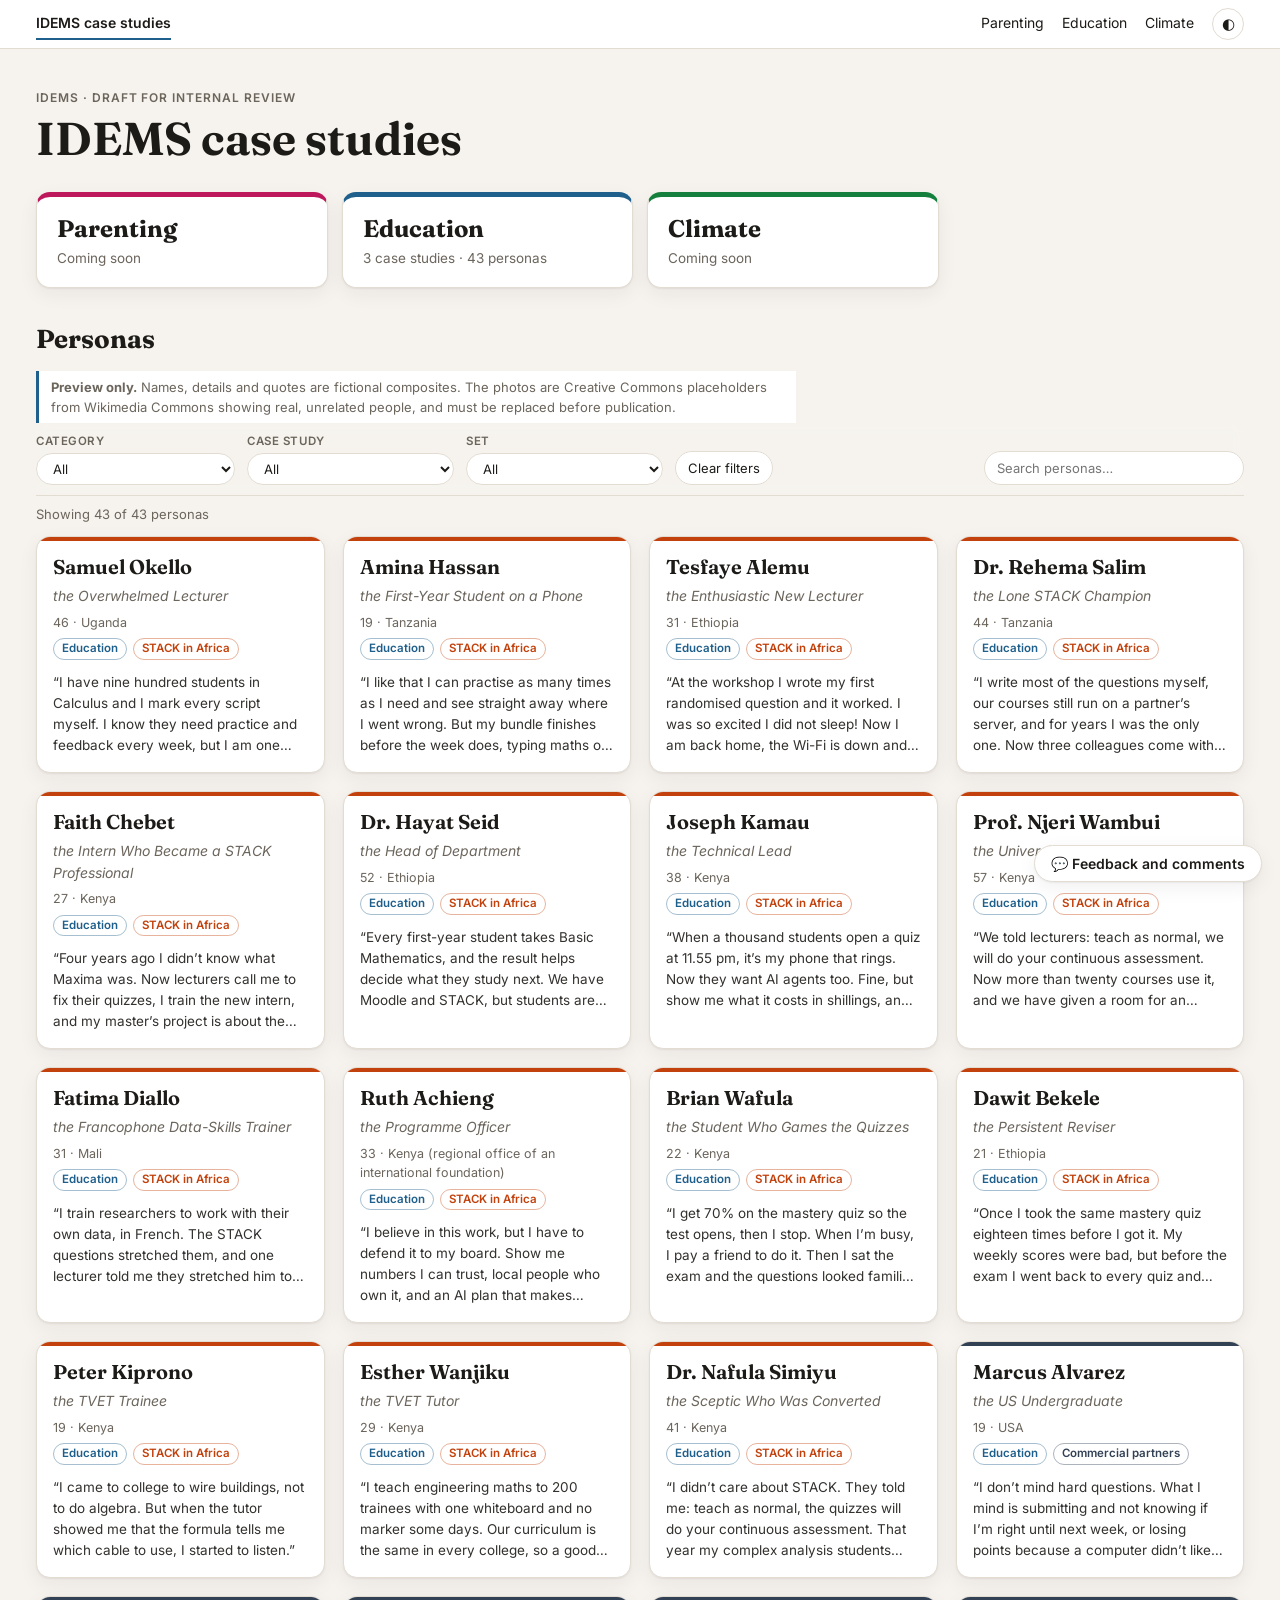
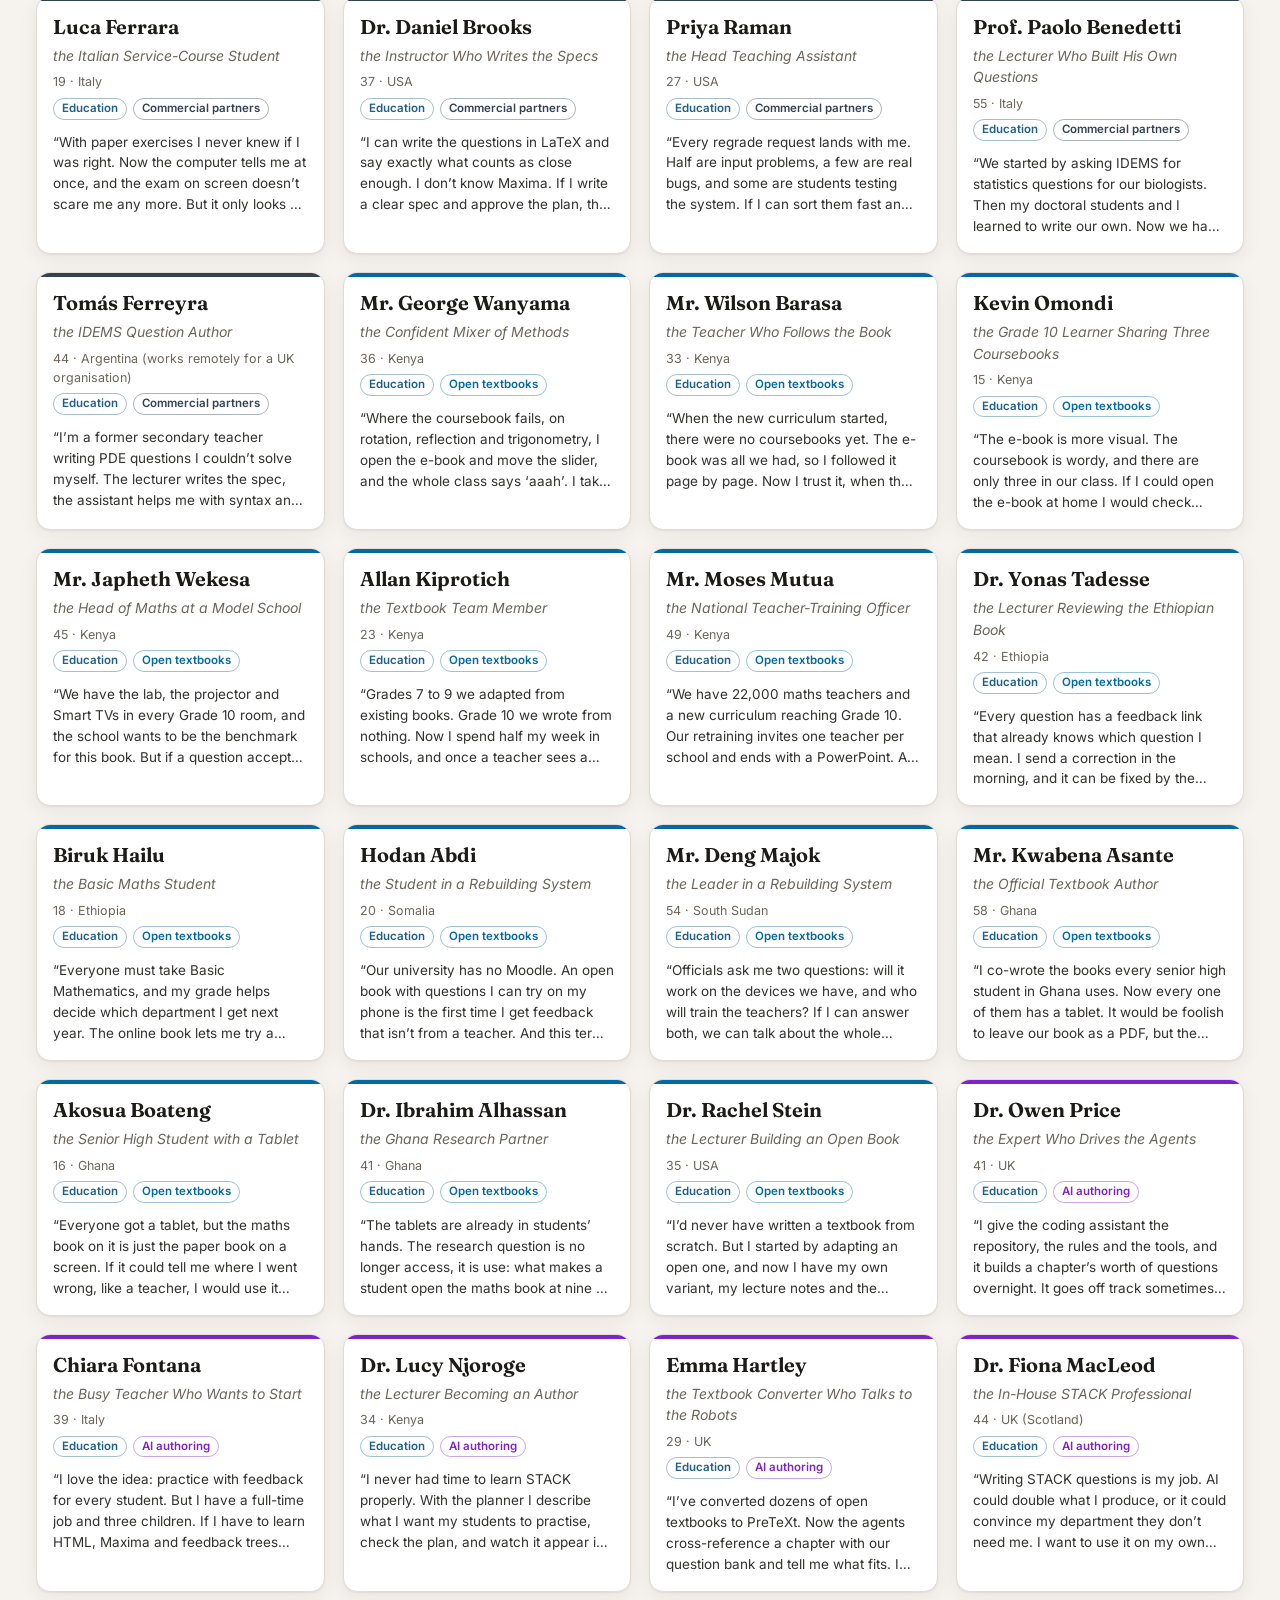
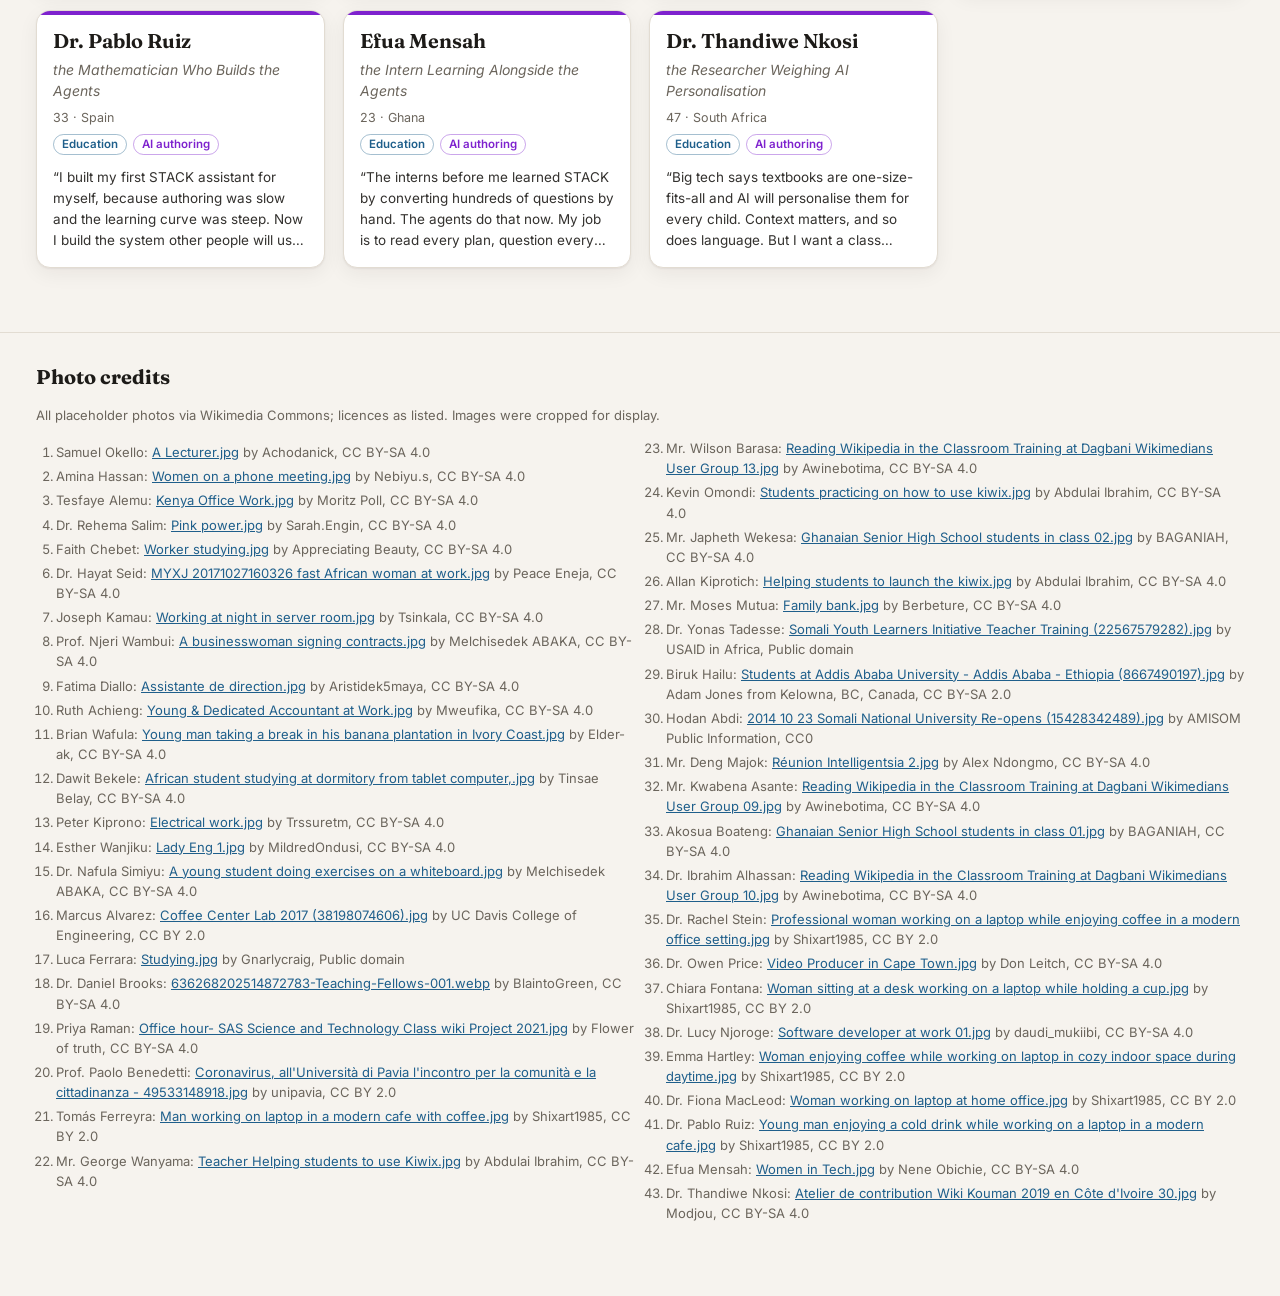
<file: index.html>
<!doctype html>
<html lang="en">
<head>
<meta charset="utf-8">
<meta name="viewport" content="width=device-width, initial-scale=1">
<title>IDEMS Case Studies</title>
<link rel="preconnect" href="https://fonts.googleapis.com">
<link rel="preconnect" href="https://fonts.gstatic.com" crossorigin>
<link href="https://fonts.googleapis.com/css2?family=Fraunces:opsz,wght@9..144,500;9..144,650&family=Inter:wght@400;500;600;700&display=swap" rel="stylesheet">
<link rel="stylesheet" href="assets/site.css">
<link rel="stylesheet" href="assets/feedback-tool/feedback.css">
</head>
<!-- Content comes from content/*.json and is rendered by assets/site.js. -->
<body data-page="home">
<div id="app"></div>
<script src="assets/feedback-tool/tool.js"></script>
<script src="assets/site.js"></script>
</body>
</html>
</file>
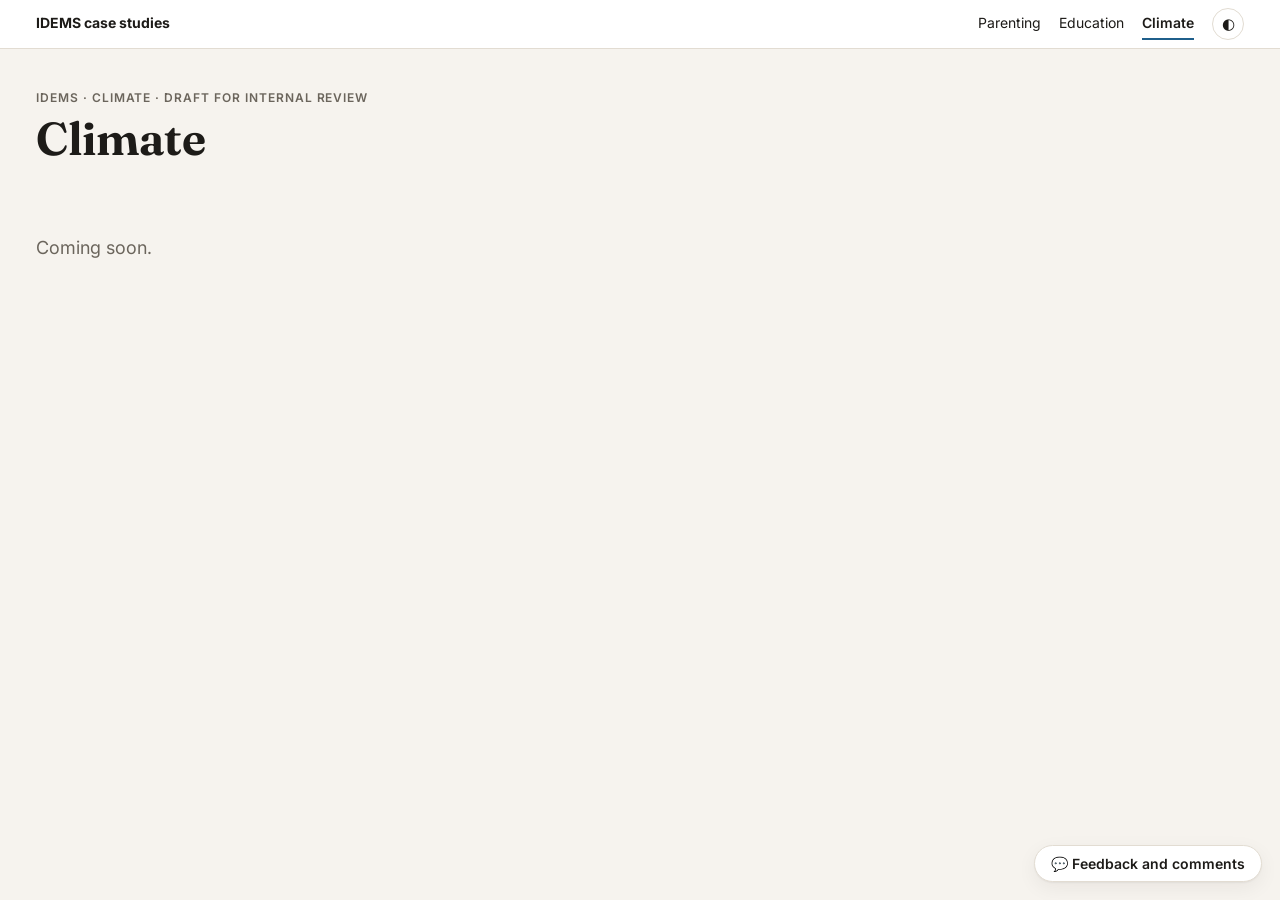
<file: climate/index.html>
<!doctype html>
<html lang="en">
<head>
<meta charset="utf-8">
<meta name="viewport" content="width=device-width, initial-scale=1">
<title>Climate Case Studies</title>
<link rel="preconnect" href="https://fonts.googleapis.com">
<link rel="preconnect" href="https://fonts.gstatic.com" crossorigin>
<link href="https://fonts.googleapis.com/css2?family=Fraunces:opsz,wght@9..144,500;9..144,650&family=Inter:wght@400;500;600;700&display=swap" rel="stylesheet">
<link rel="stylesheet" href="../assets/site.css">
<link rel="stylesheet" href="../assets/feedback-tool/feedback.css">
</head>
<!-- Content comes from content/*.json and is rendered by assets/site.js. -->
<body data-page="category" data-category="climate">
<div id="app"></div>
<script src="../assets/feedback-tool/tool.js"></script>
<script src="../assets/site.js"></script>
</body>
</html>
</file>
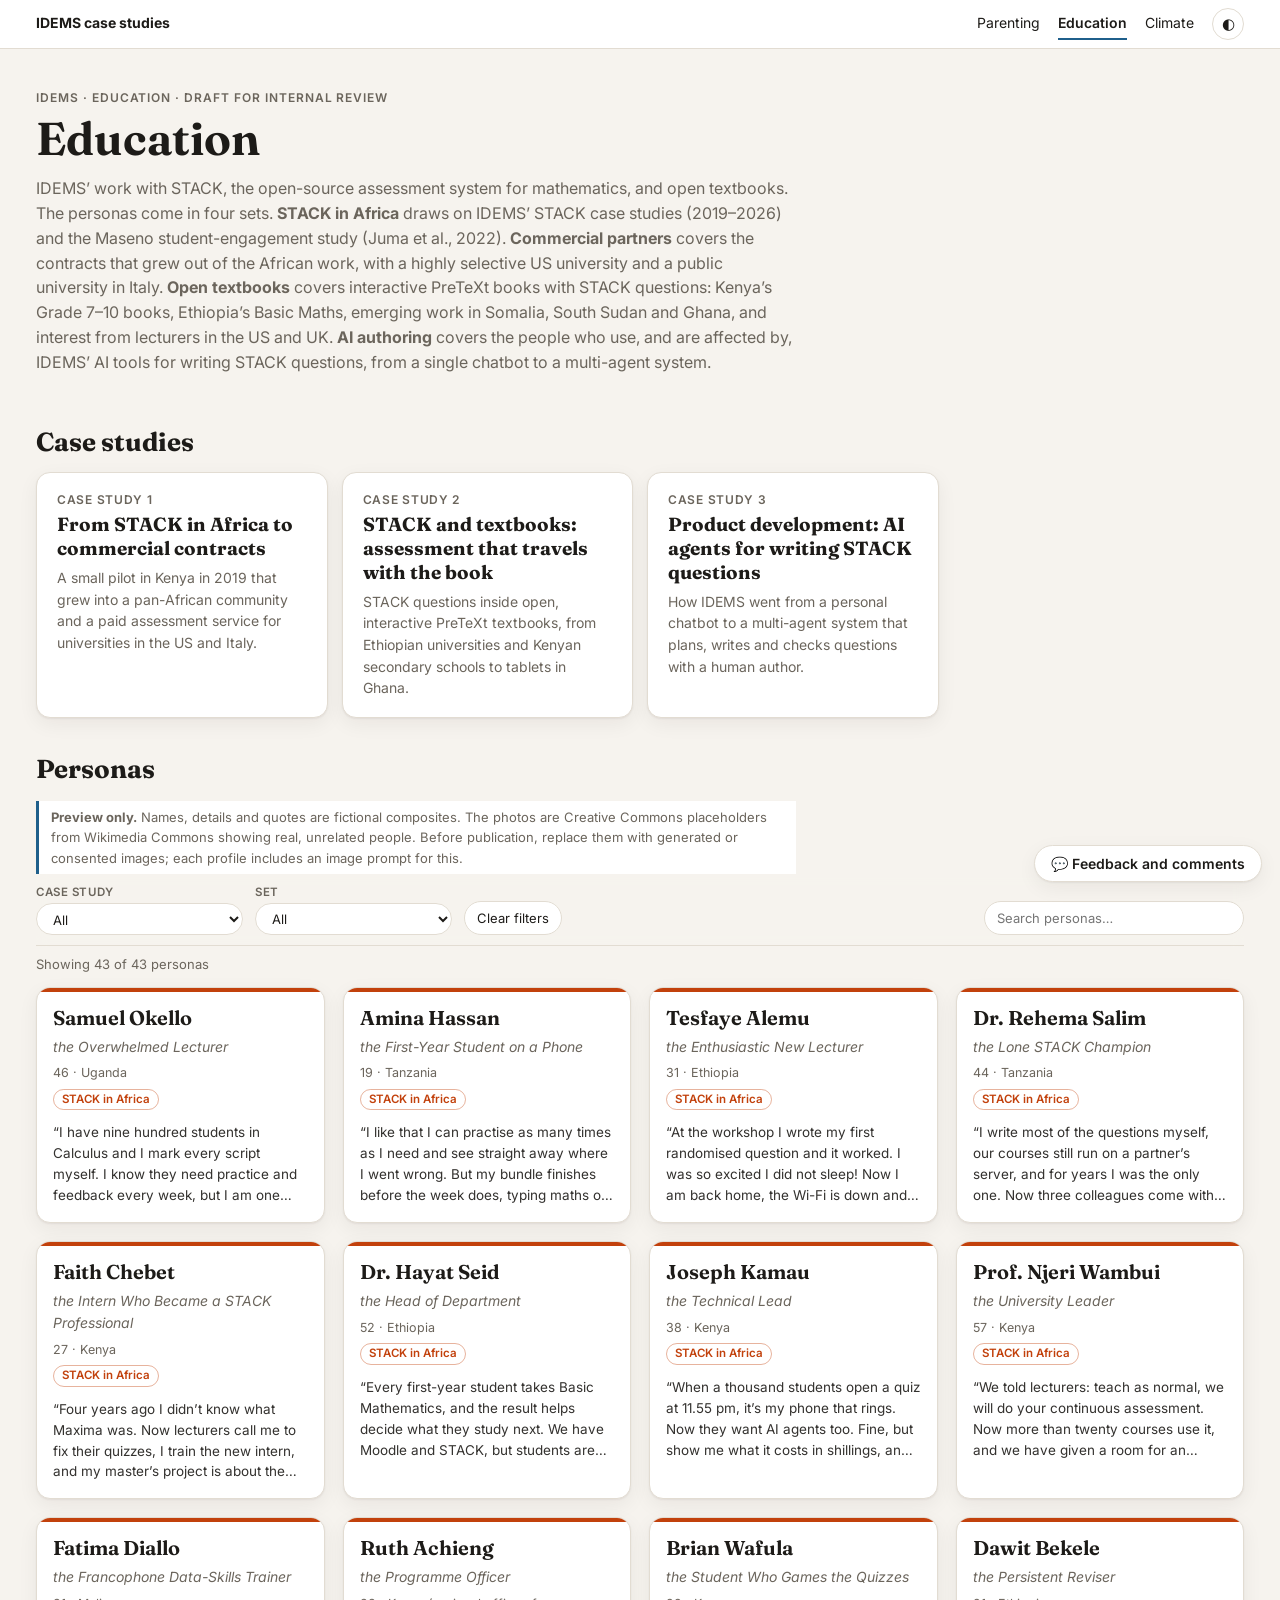
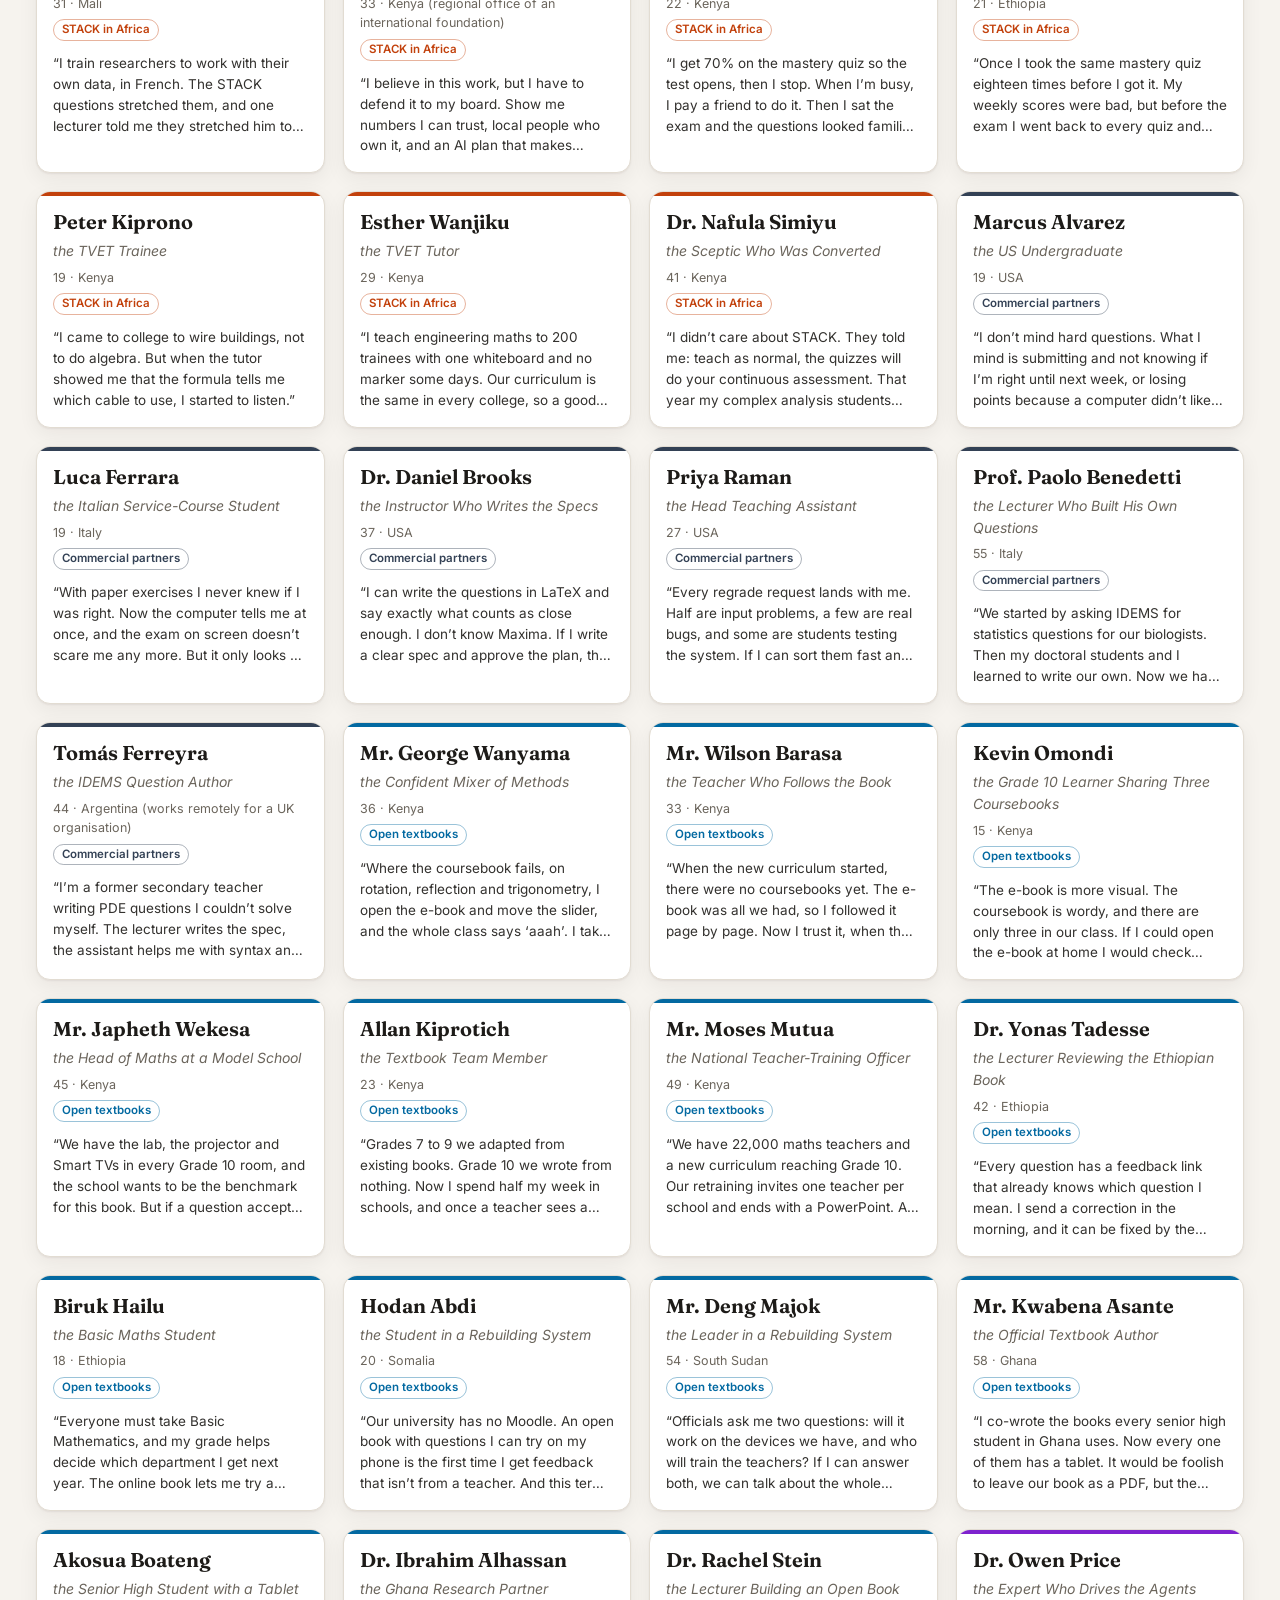
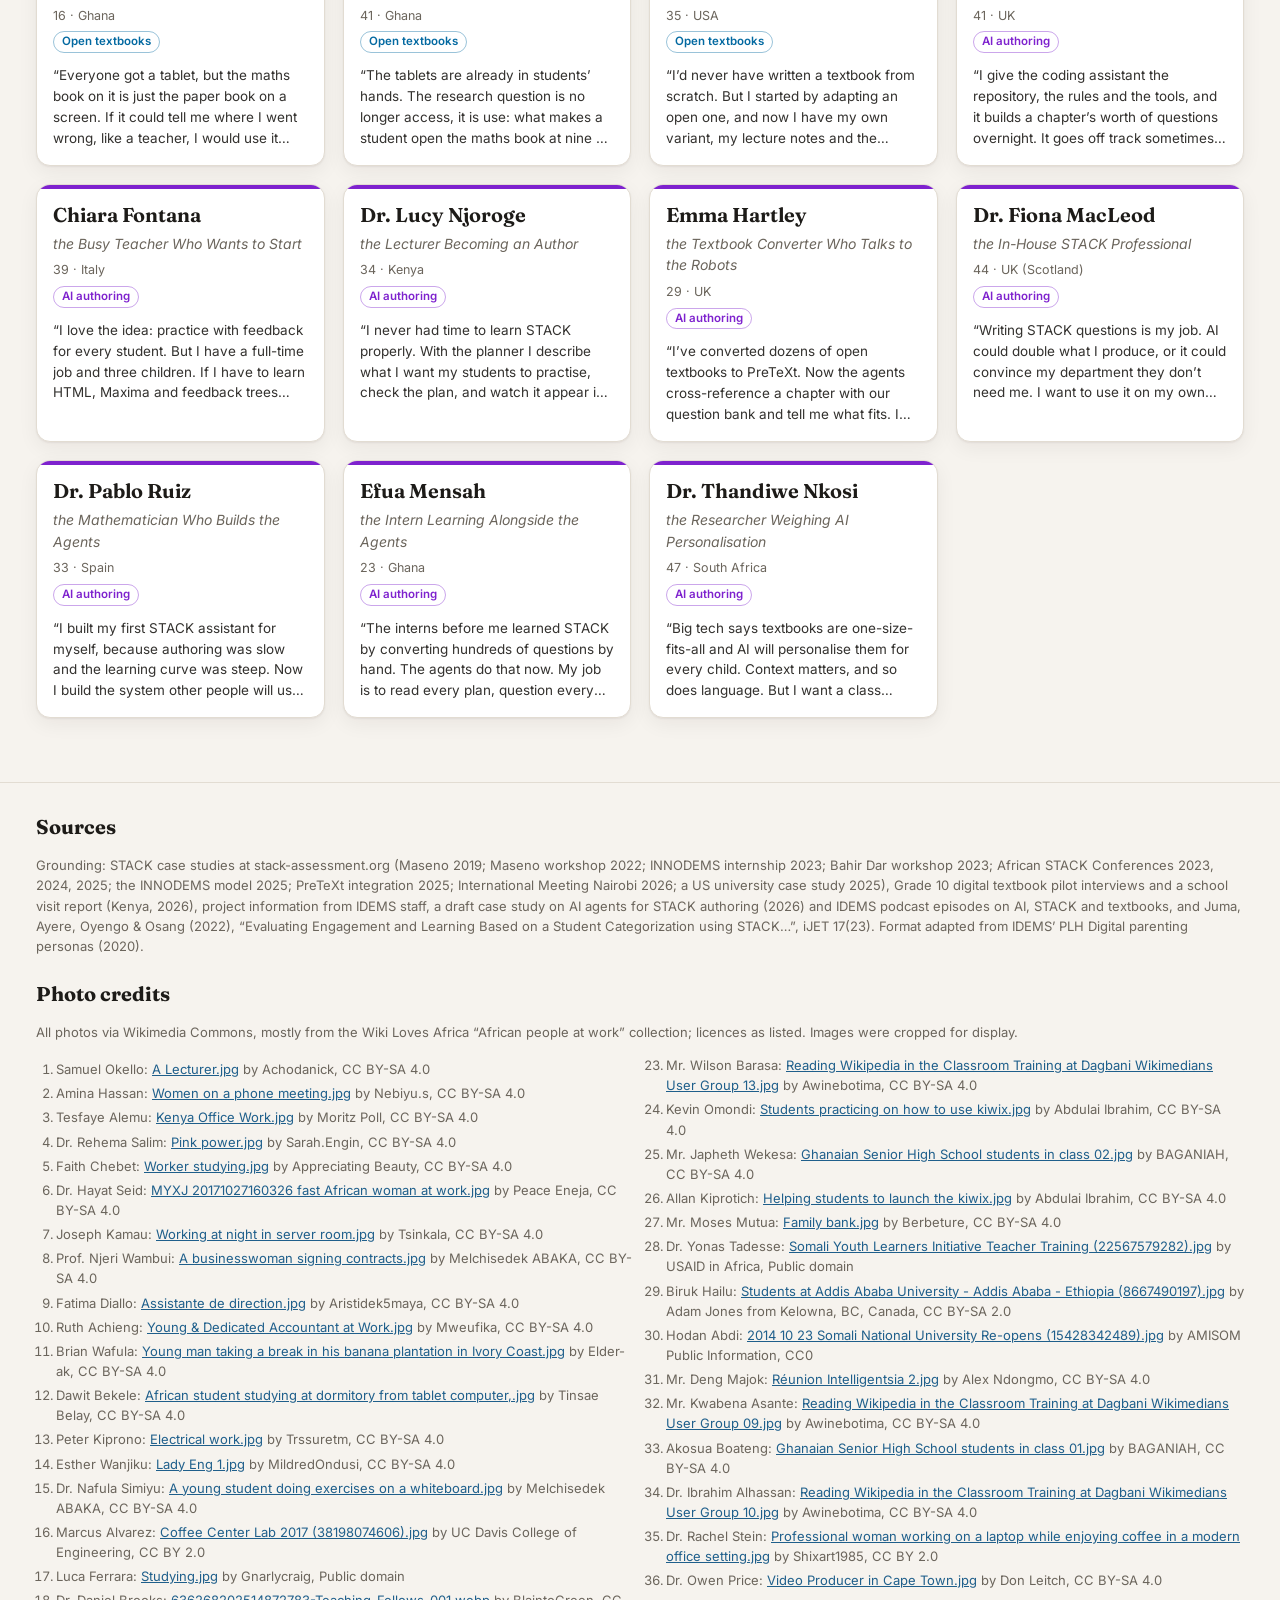
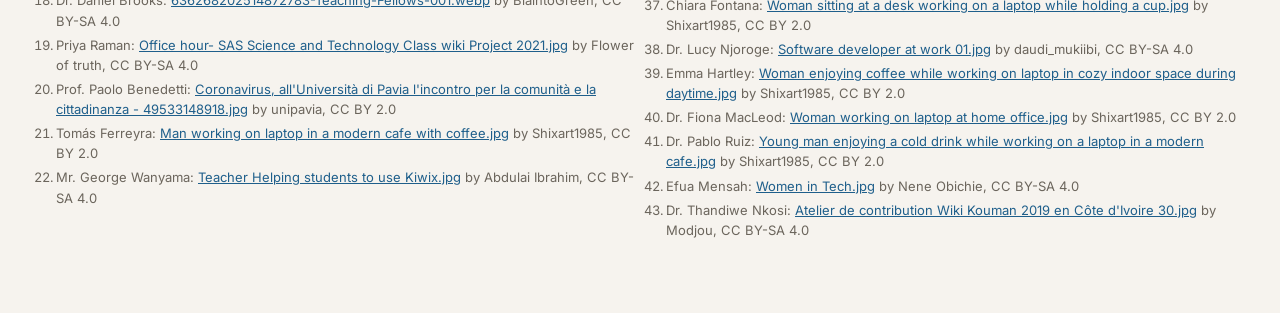
<file: education/index.html>
<!doctype html>
<html lang="en">
<head>
<meta charset="utf-8">
<meta name="viewport" content="width=device-width, initial-scale=1">
<title>Education Case Studies</title>
<link rel="preconnect" href="https://fonts.googleapis.com">
<link rel="preconnect" href="https://fonts.gstatic.com" crossorigin>
<link href="https://fonts.googleapis.com/css2?family=Fraunces:opsz,wght@9..144,500;9..144,650&family=Inter:wght@400;500;600;700&display=swap" rel="stylesheet">
<link rel="stylesheet" href="../assets/site.css">
<link rel="stylesheet" href="../assets/feedback-tool/feedback.css">
</head>
<!-- Content comes from content/*.json and is rendered by assets/site.js. -->
<body data-page="category" data-category="education">
<div id="app"></div>
<script src="../assets/feedback-tool/tool.js"></script>
<script src="../assets/site.js"></script>
</body>
</html>
</file>
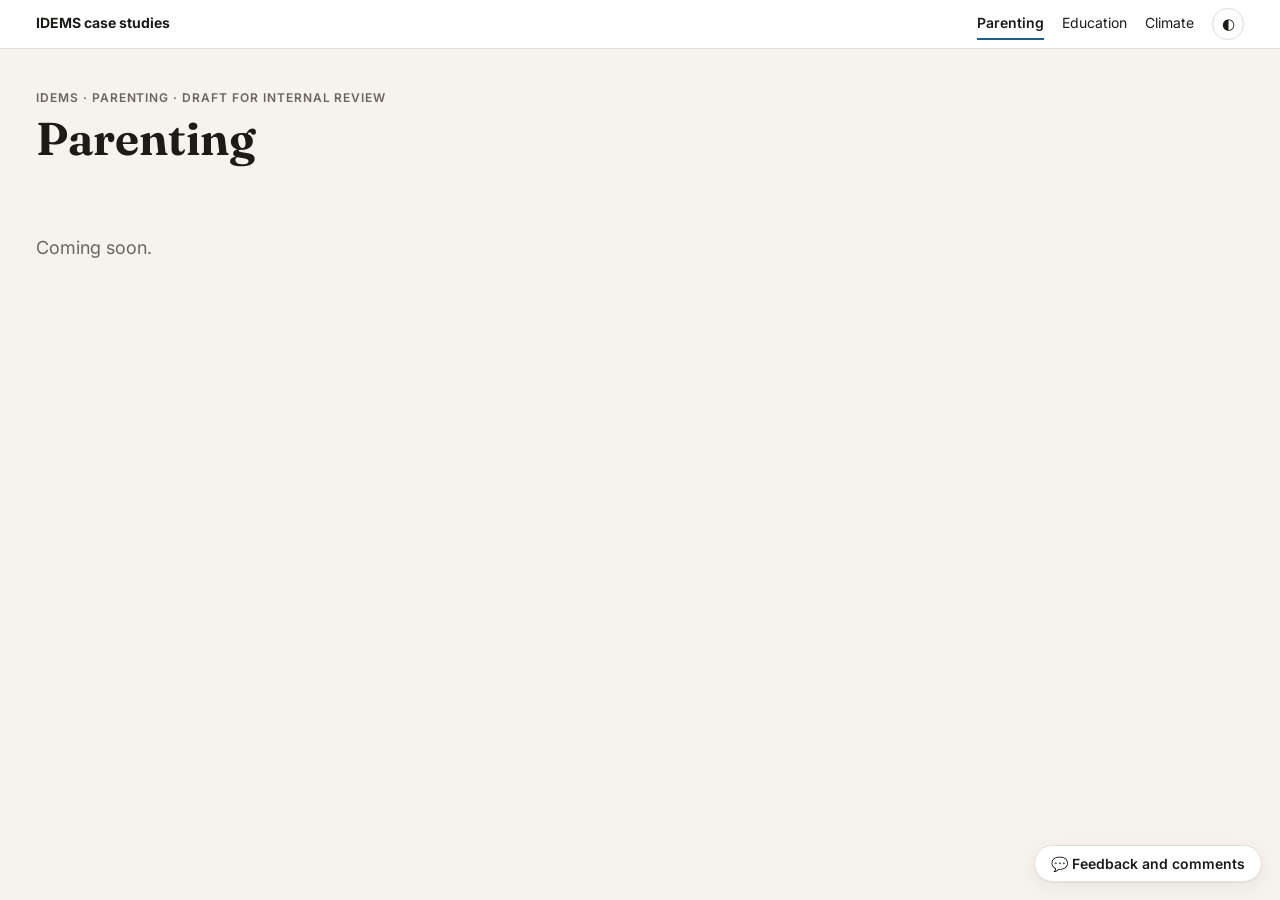
<file: parenting/index.html>
<!doctype html>
<html lang="en">
<head>
<meta charset="utf-8">
<meta name="viewport" content="width=device-width, initial-scale=1">
<title>Parenting Case Studies</title>
<link rel="preconnect" href="https://fonts.googleapis.com">
<link rel="preconnect" href="https://fonts.gstatic.com" crossorigin>
<link href="https://fonts.googleapis.com/css2?family=Fraunces:opsz,wght@9..144,500;9..144,650&family=Inter:wght@400;500;600;700&display=swap" rel="stylesheet">
<link rel="stylesheet" href="../assets/site.css">
<link rel="stylesheet" href="../assets/feedback-tool/feedback.css">
</head>
<!-- Content comes from content/*.json and is rendered by assets/site.js. -->
<body data-page="category" data-category="parenting">
<div id="app"></div>
<script src="../assets/feedback-tool/tool.js"></script>
<script src="../assets/site.js"></script>
</body>
</html>
</file>
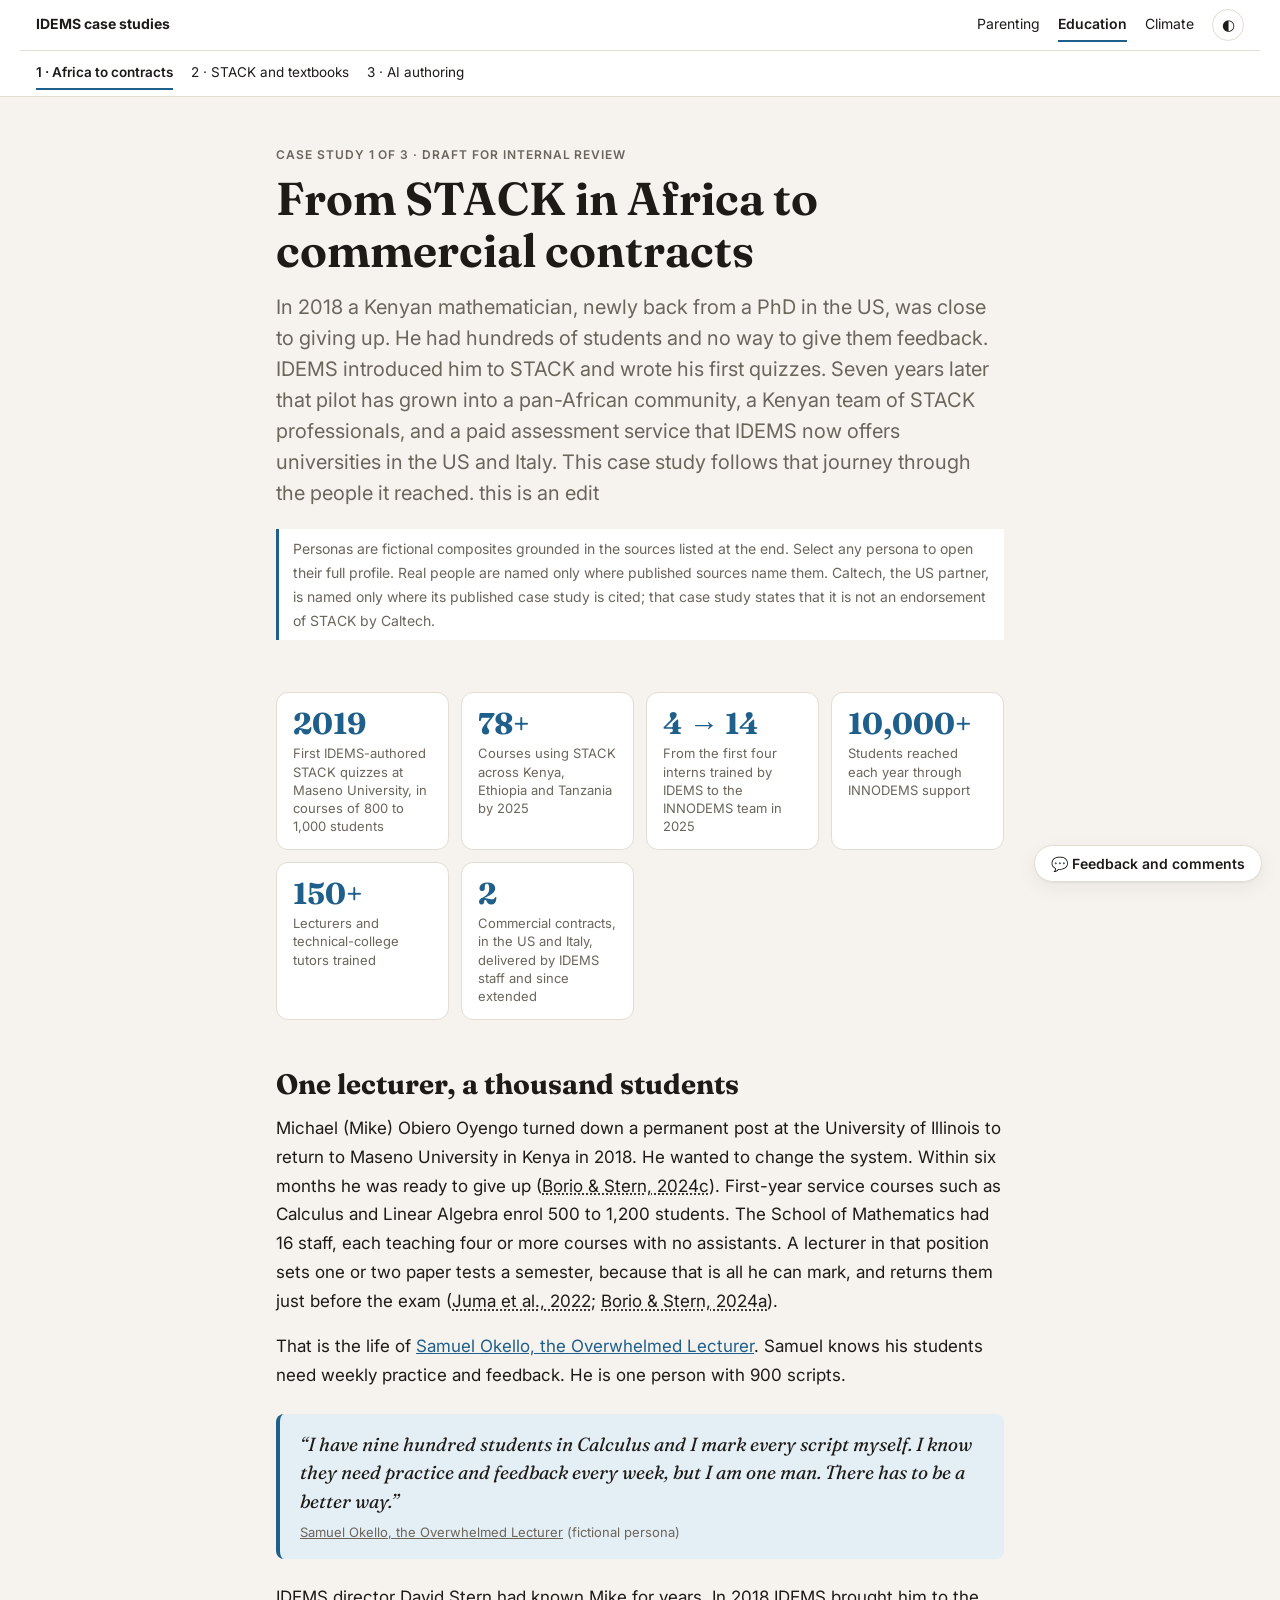
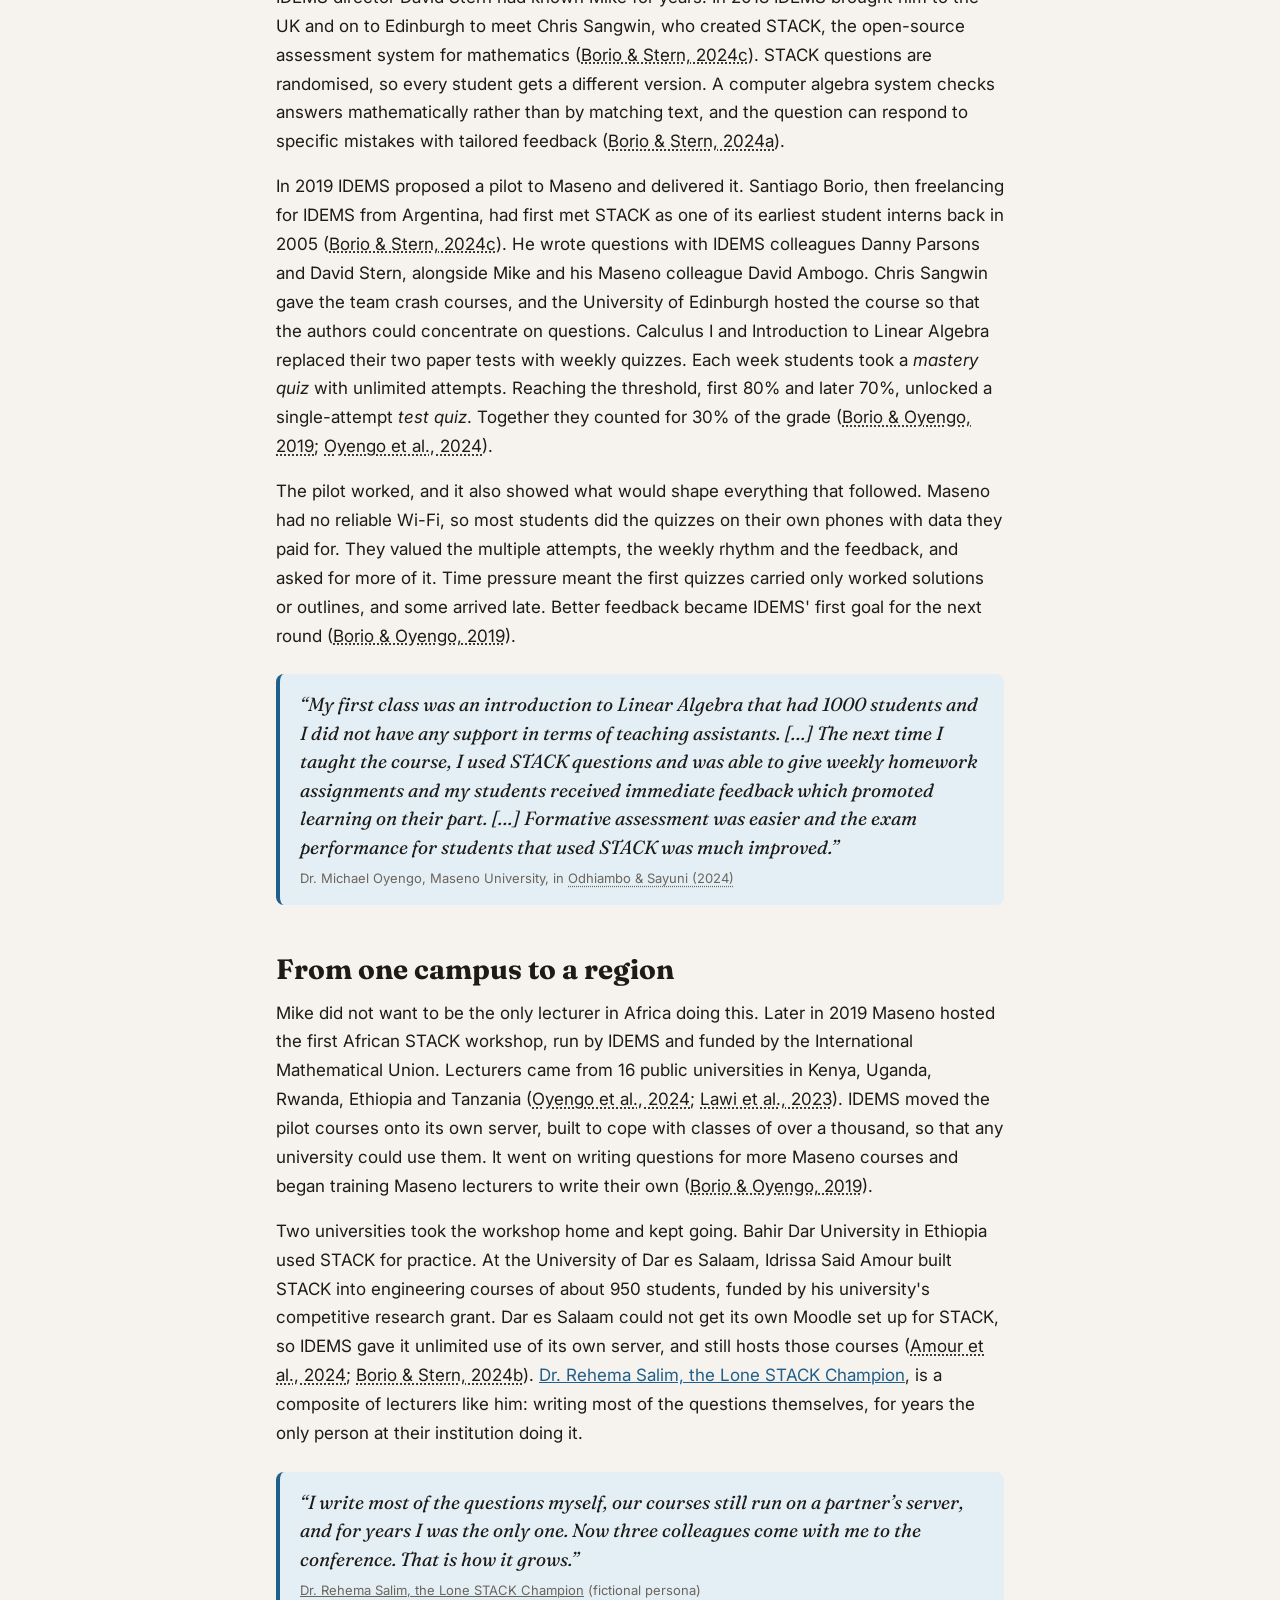
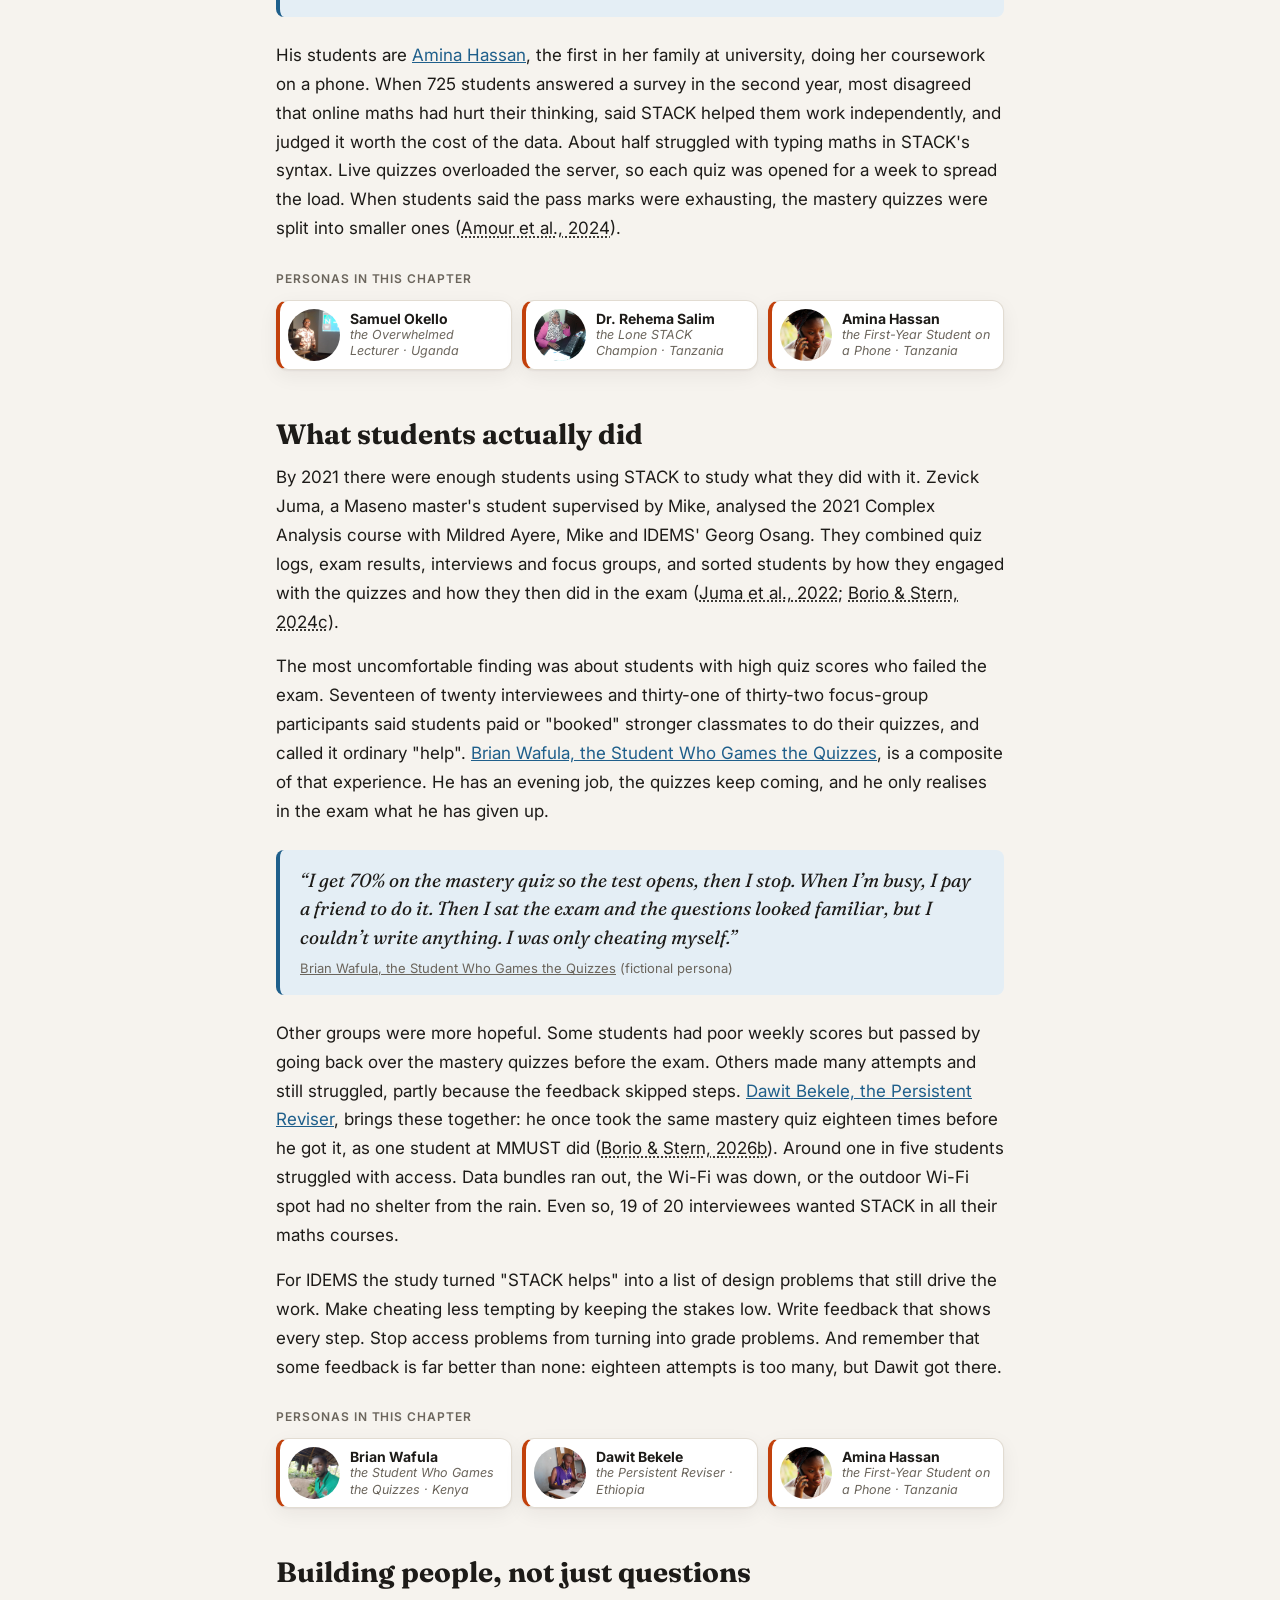
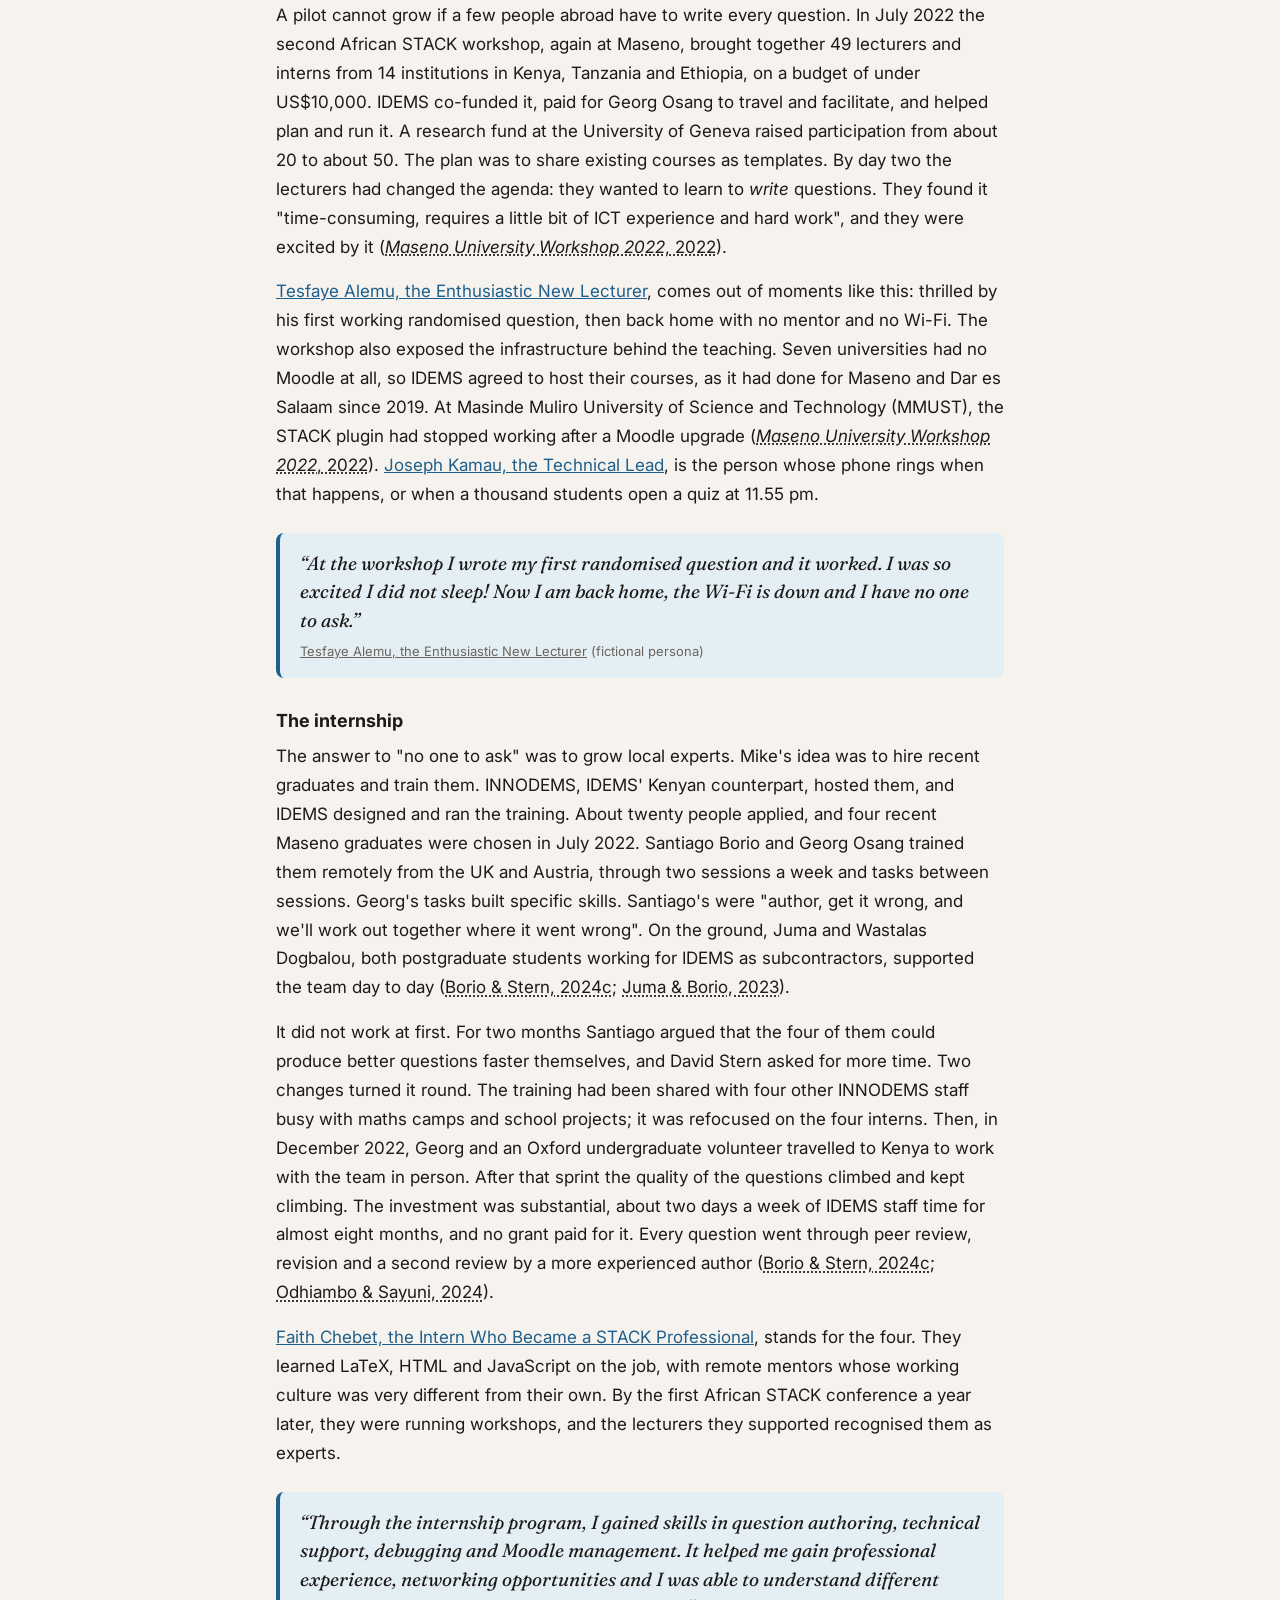
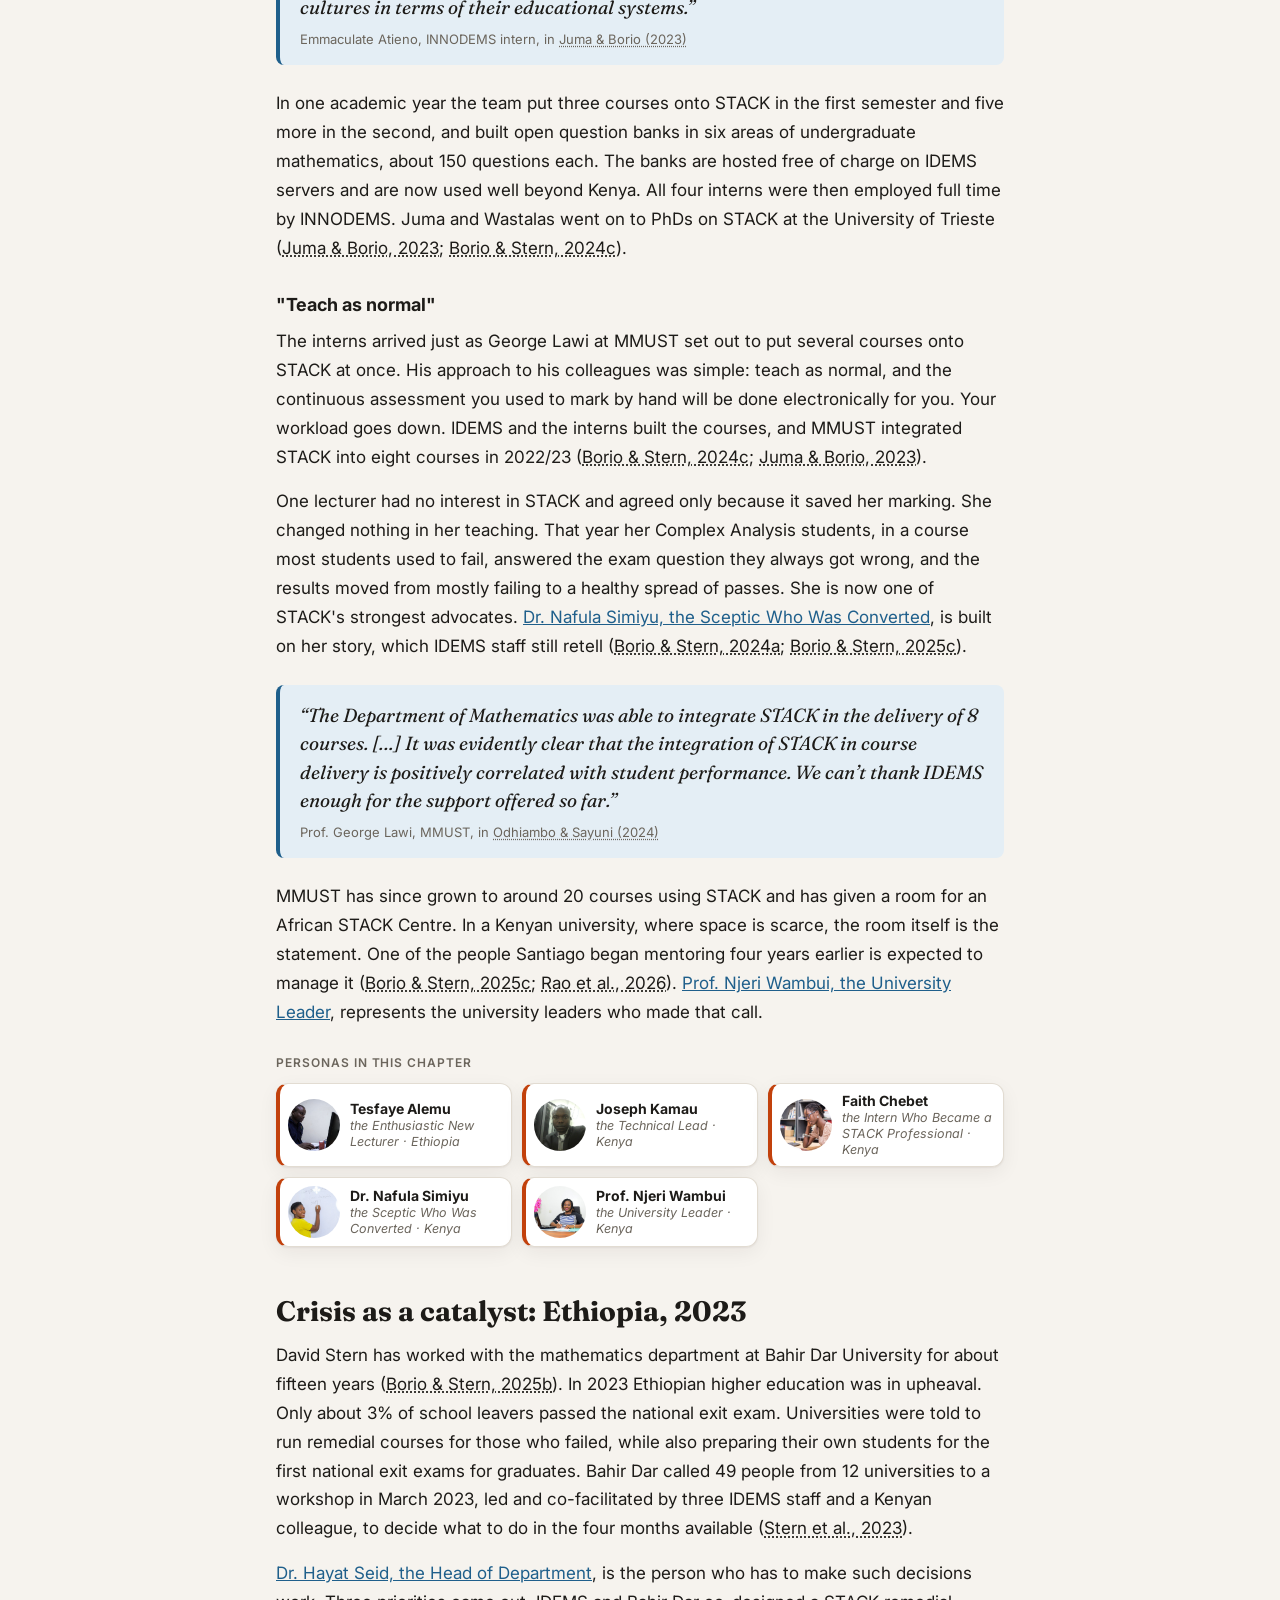
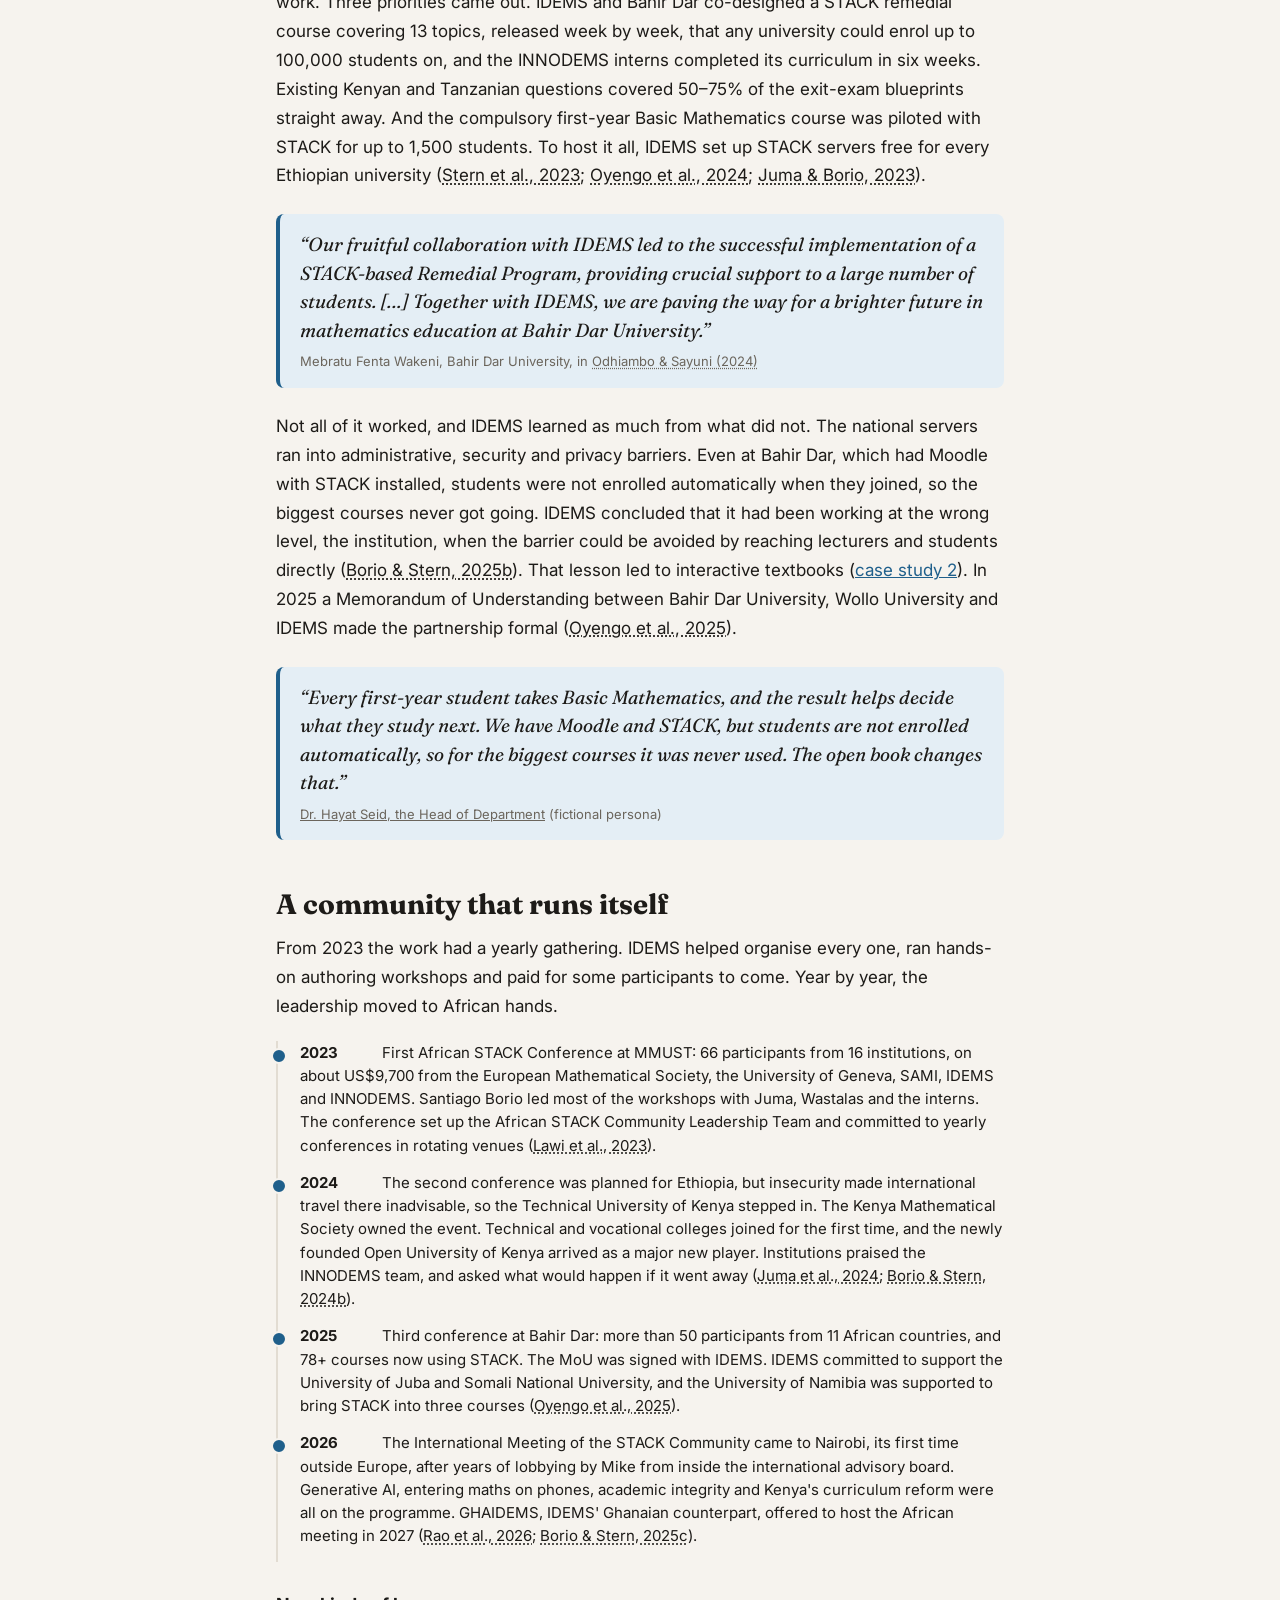
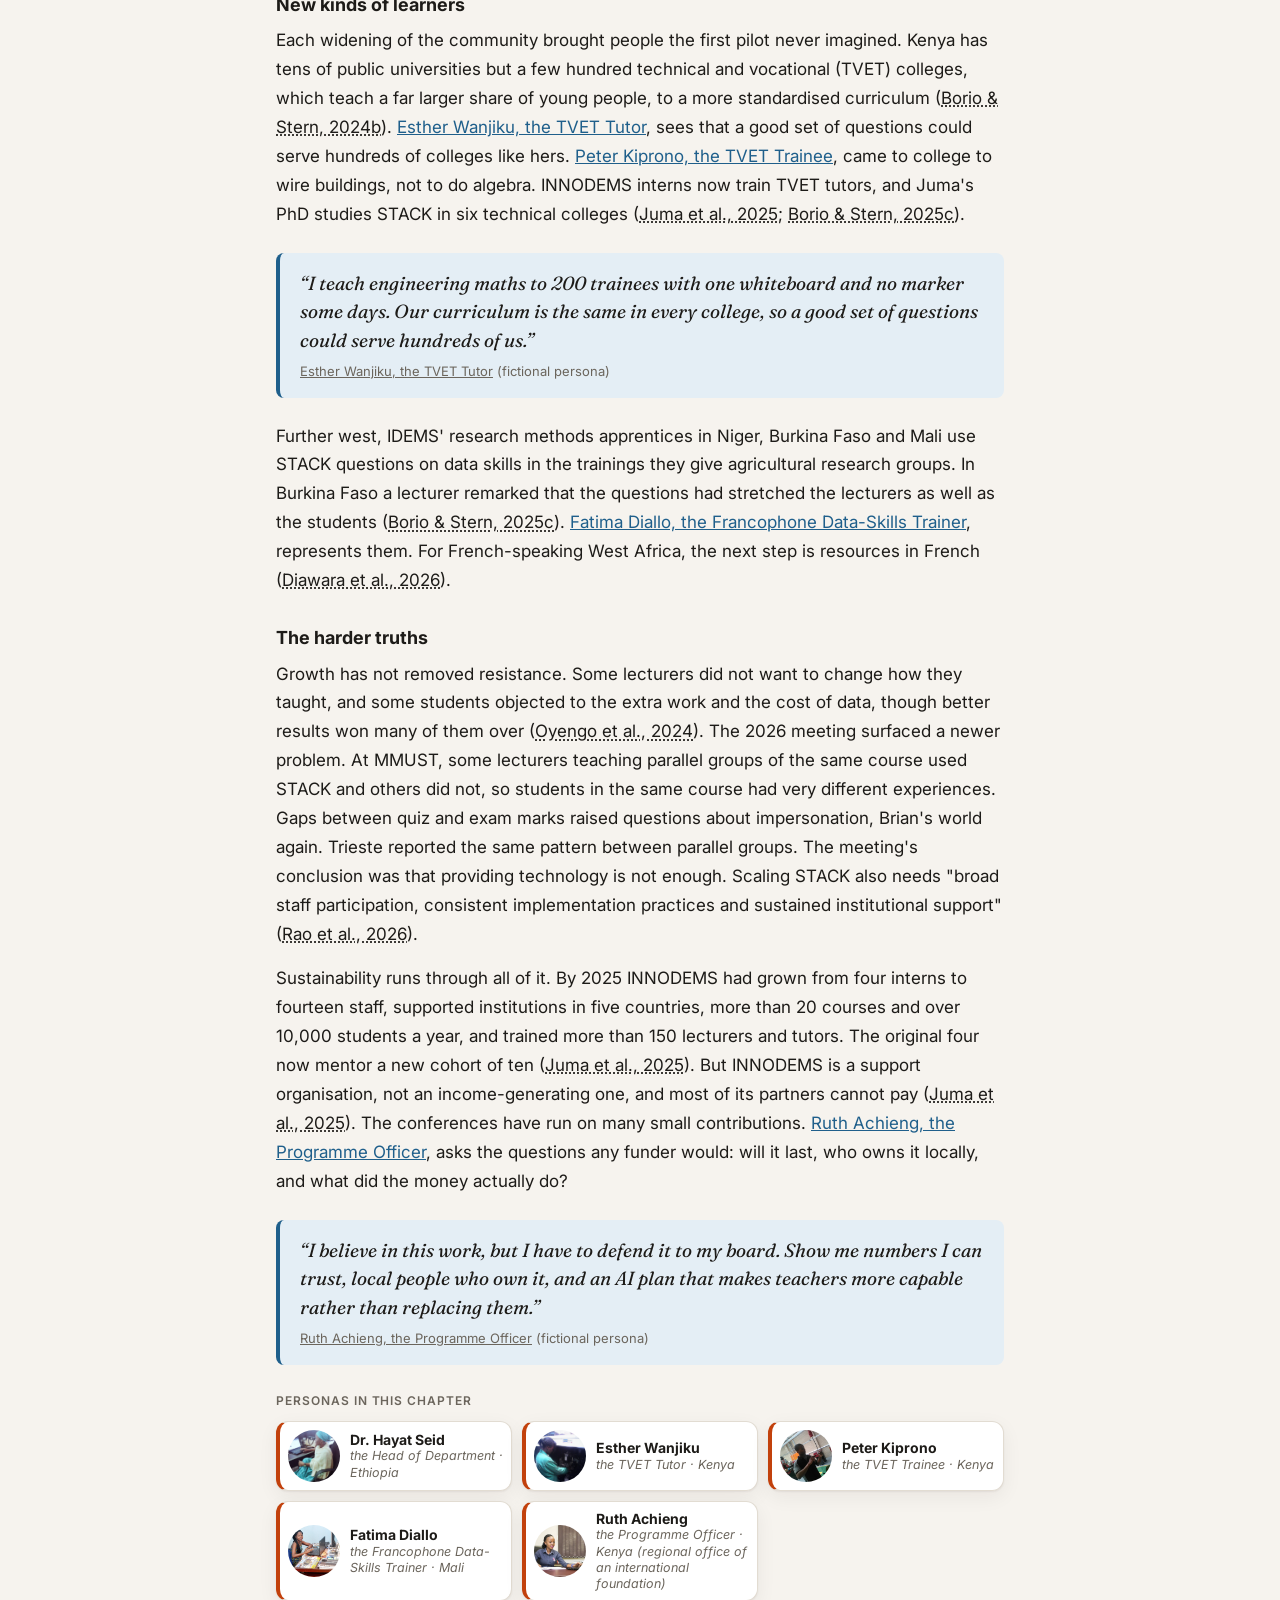
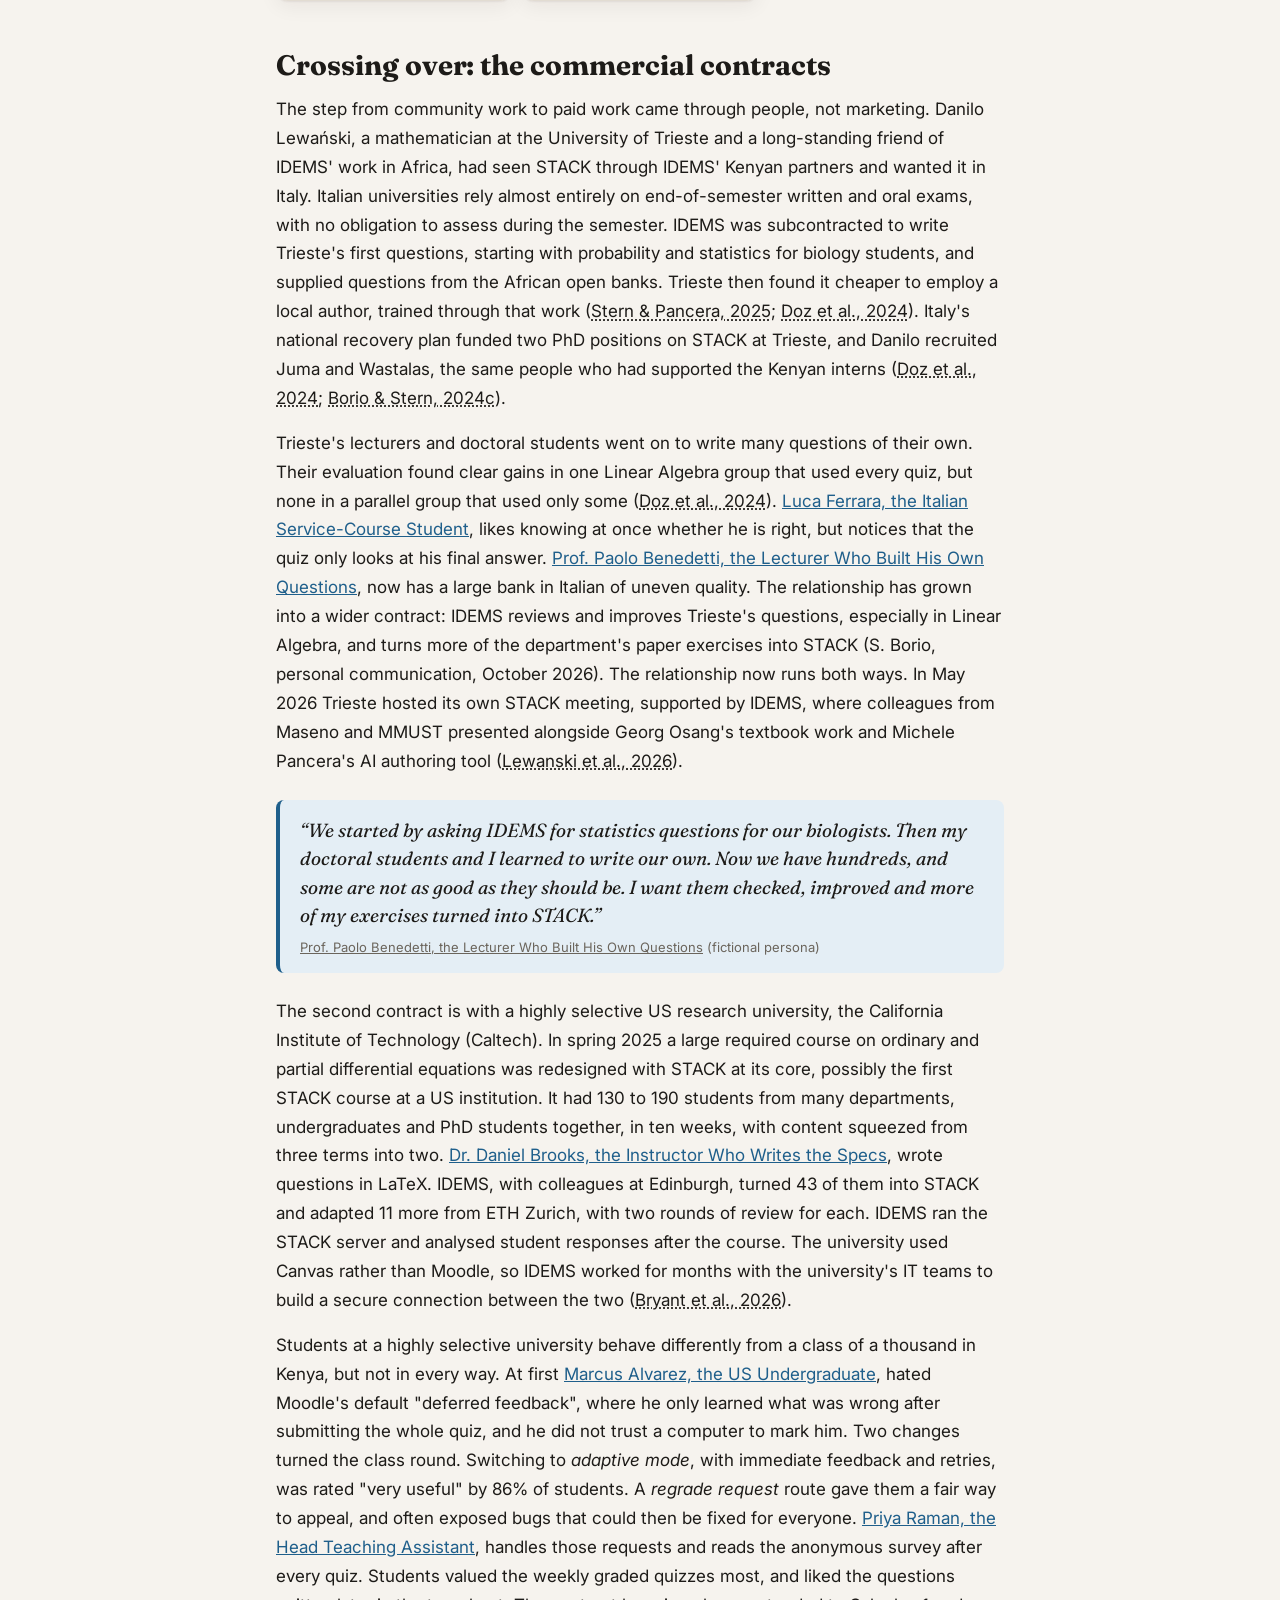
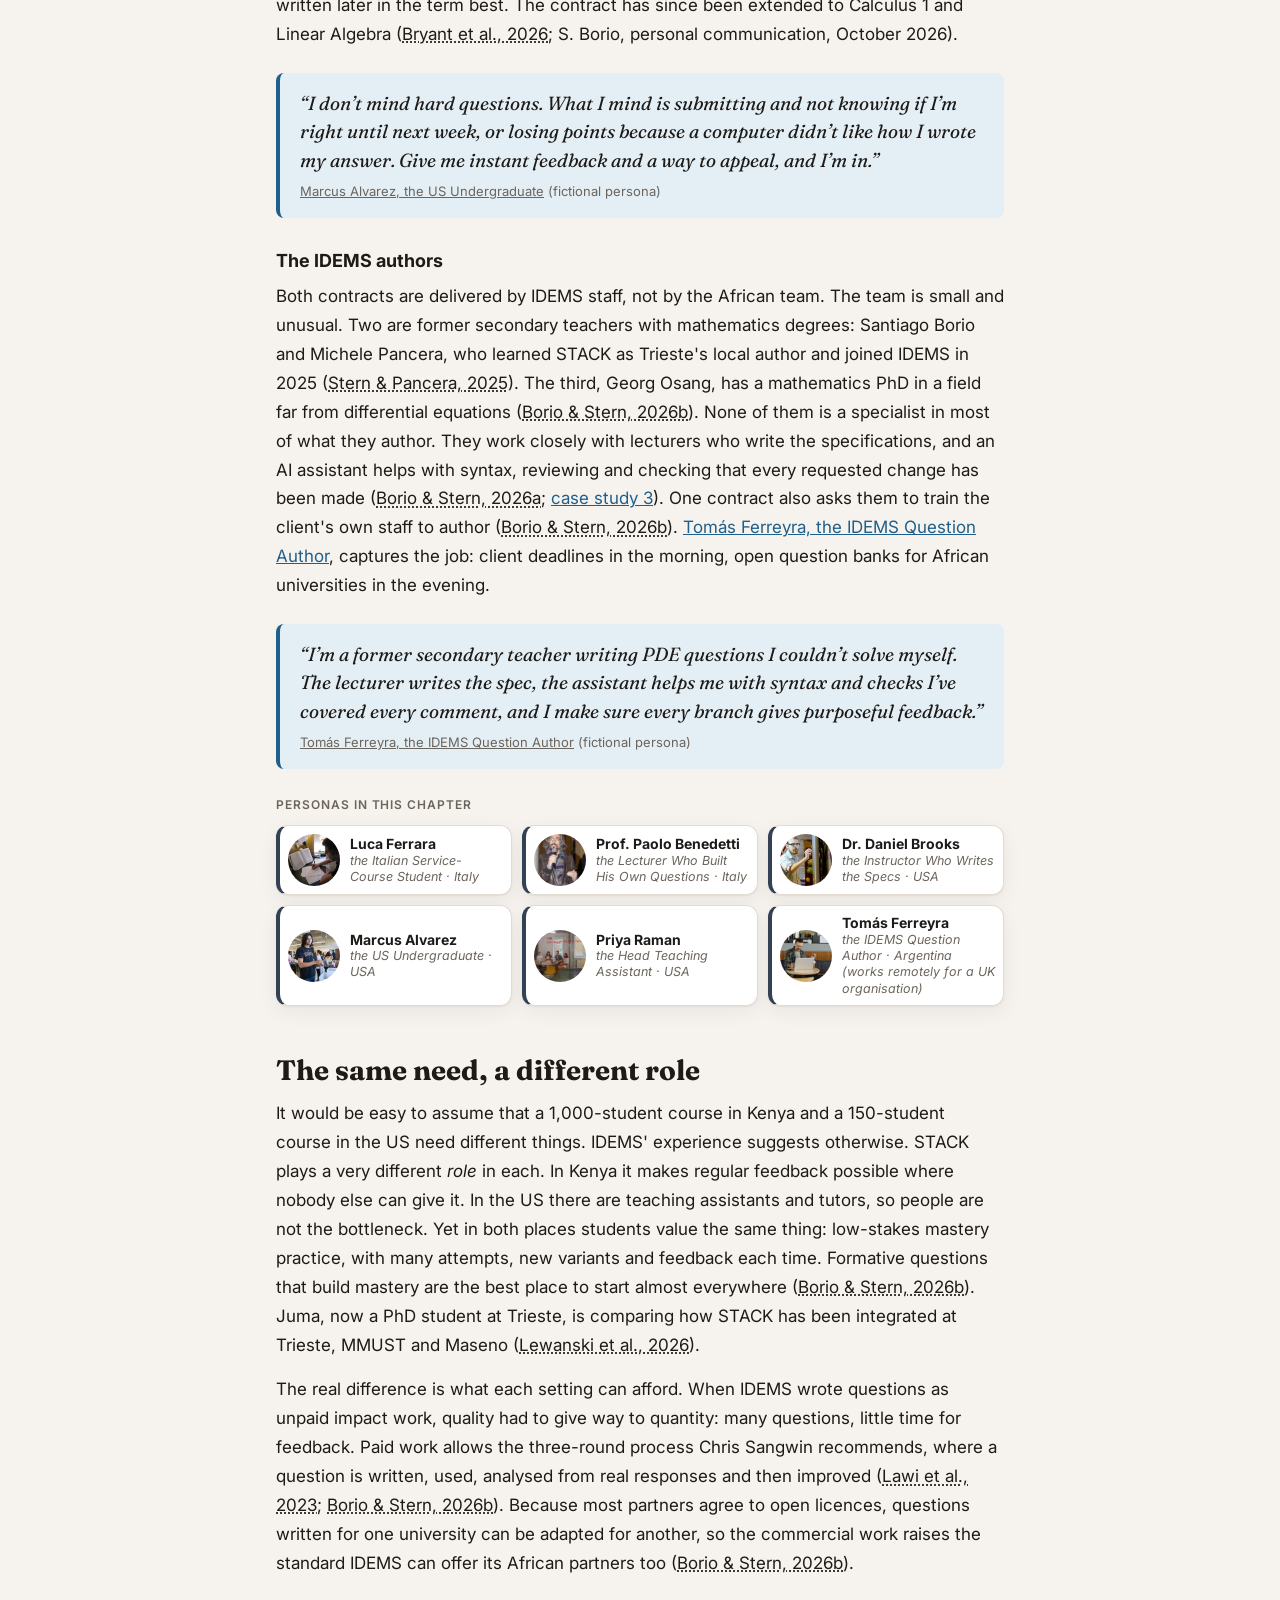
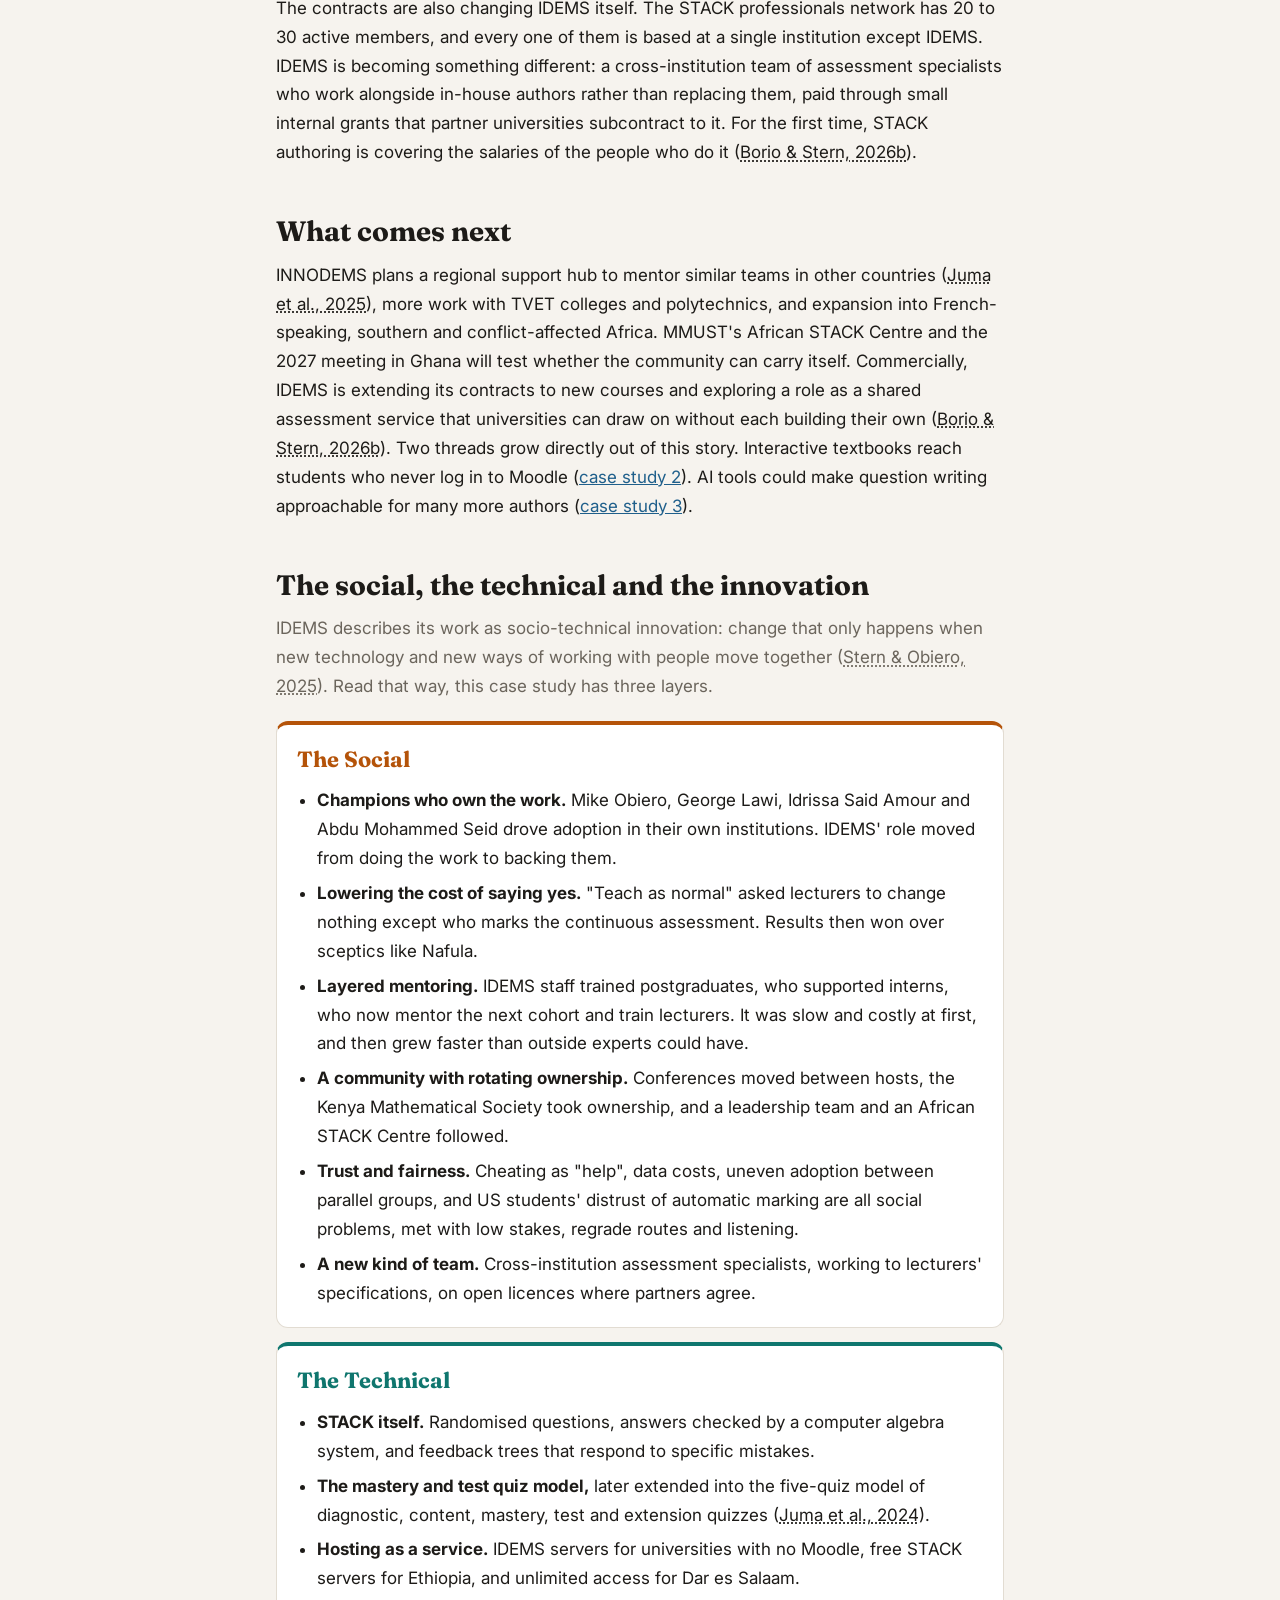
<file: education/africa-to-contracts.html>
<!doctype html>
<html lang="en">
<head>
<meta charset="utf-8">
<meta name="viewport" content="width=device-width, initial-scale=1">
<title>From Africa to Contracts</title>
<link rel="preconnect" href="https://fonts.googleapis.com">
<link rel="preconnect" href="https://fonts.gstatic.com" crossorigin>
<link href="https://fonts.googleapis.com/css2?family=Fraunces:opsz,wght@9..144,500;9..144,650&family=Inter:wght@400;500;600;700&display=swap" rel="stylesheet">
<link rel="stylesheet" href="../assets/site.css">
<link rel="stylesheet" href="../assets/feedback-tool/feedback.css">
<link rel="stylesheet" href="../assets/case.css">
</head>
<!-- Content comes from content/*.json and is rendered by assets/site.js. -->
<body data-page="case" data-category="education" data-case="africa-to-contracts">
<div id="app"></div>
<script src="../assets/feedback-tool/tool.js"></script>
<script src="../assets/site.js"></script>
</body>
</html>
</file>
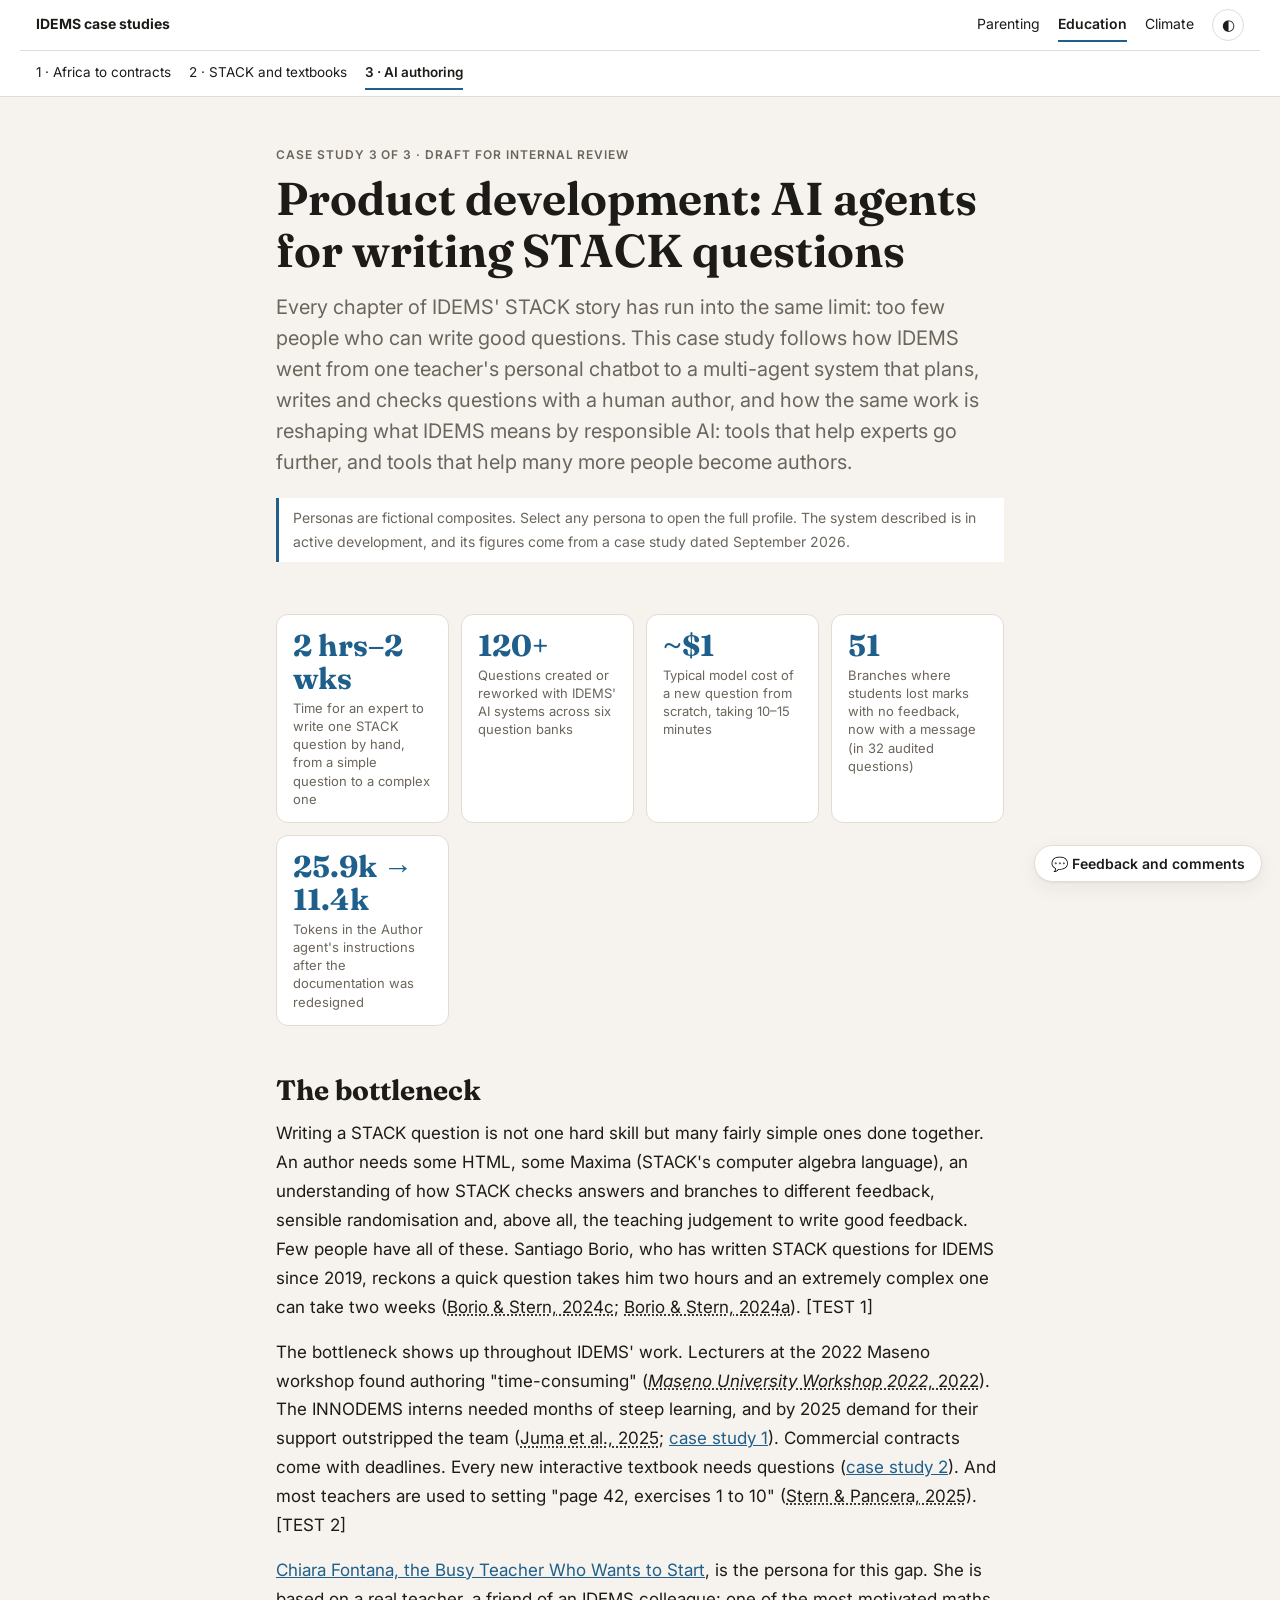
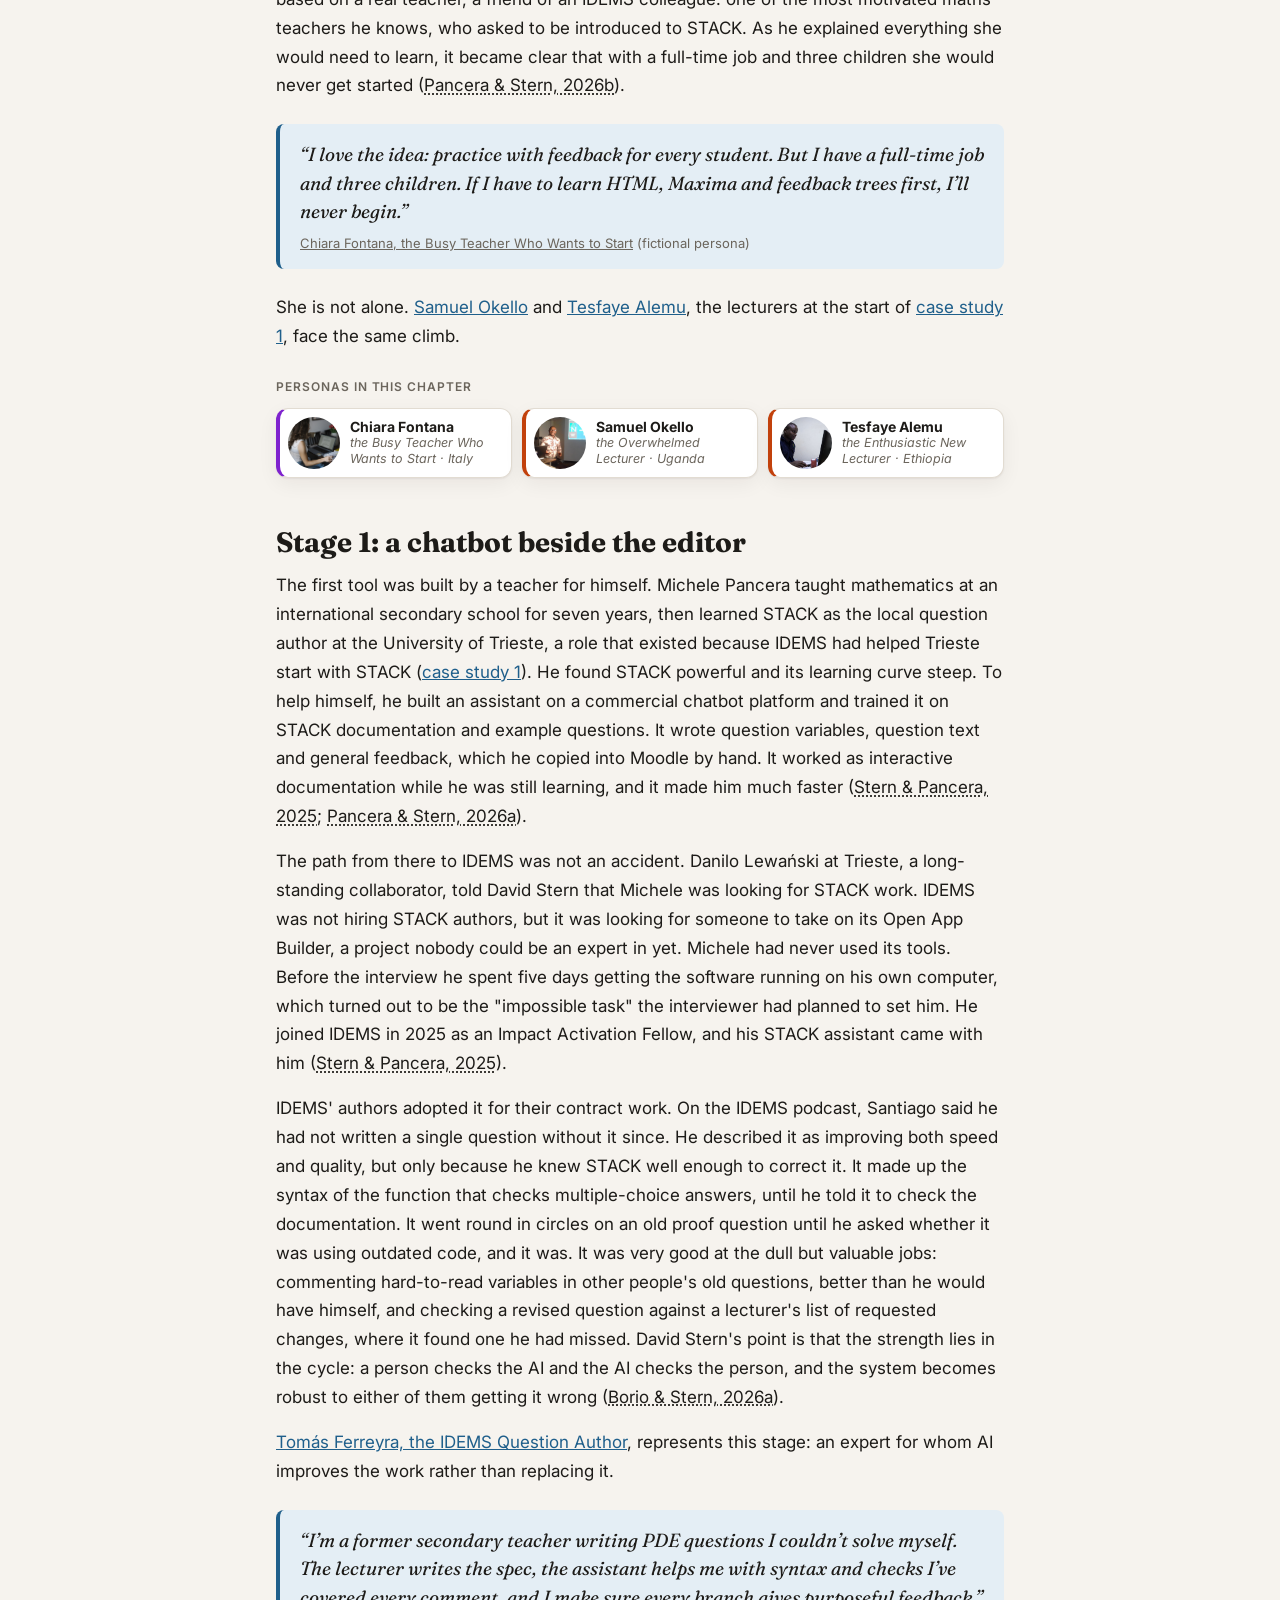
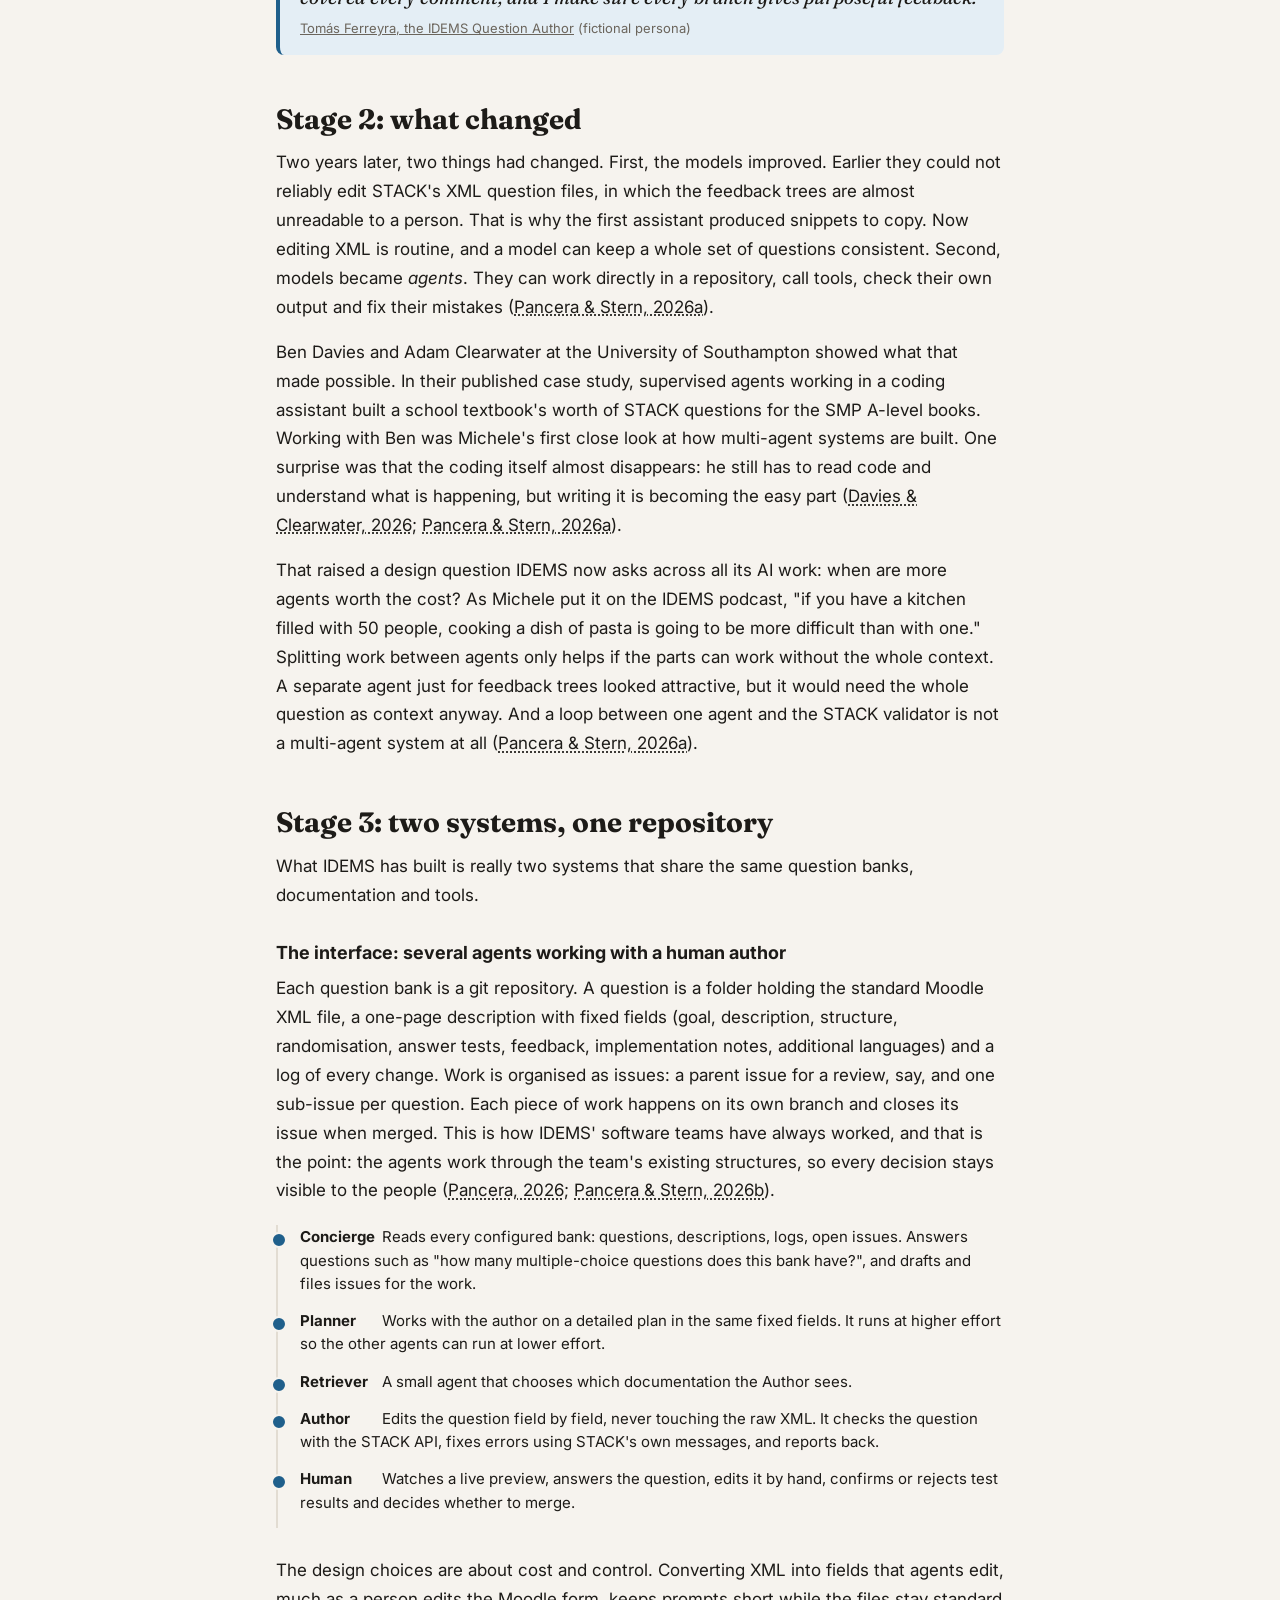
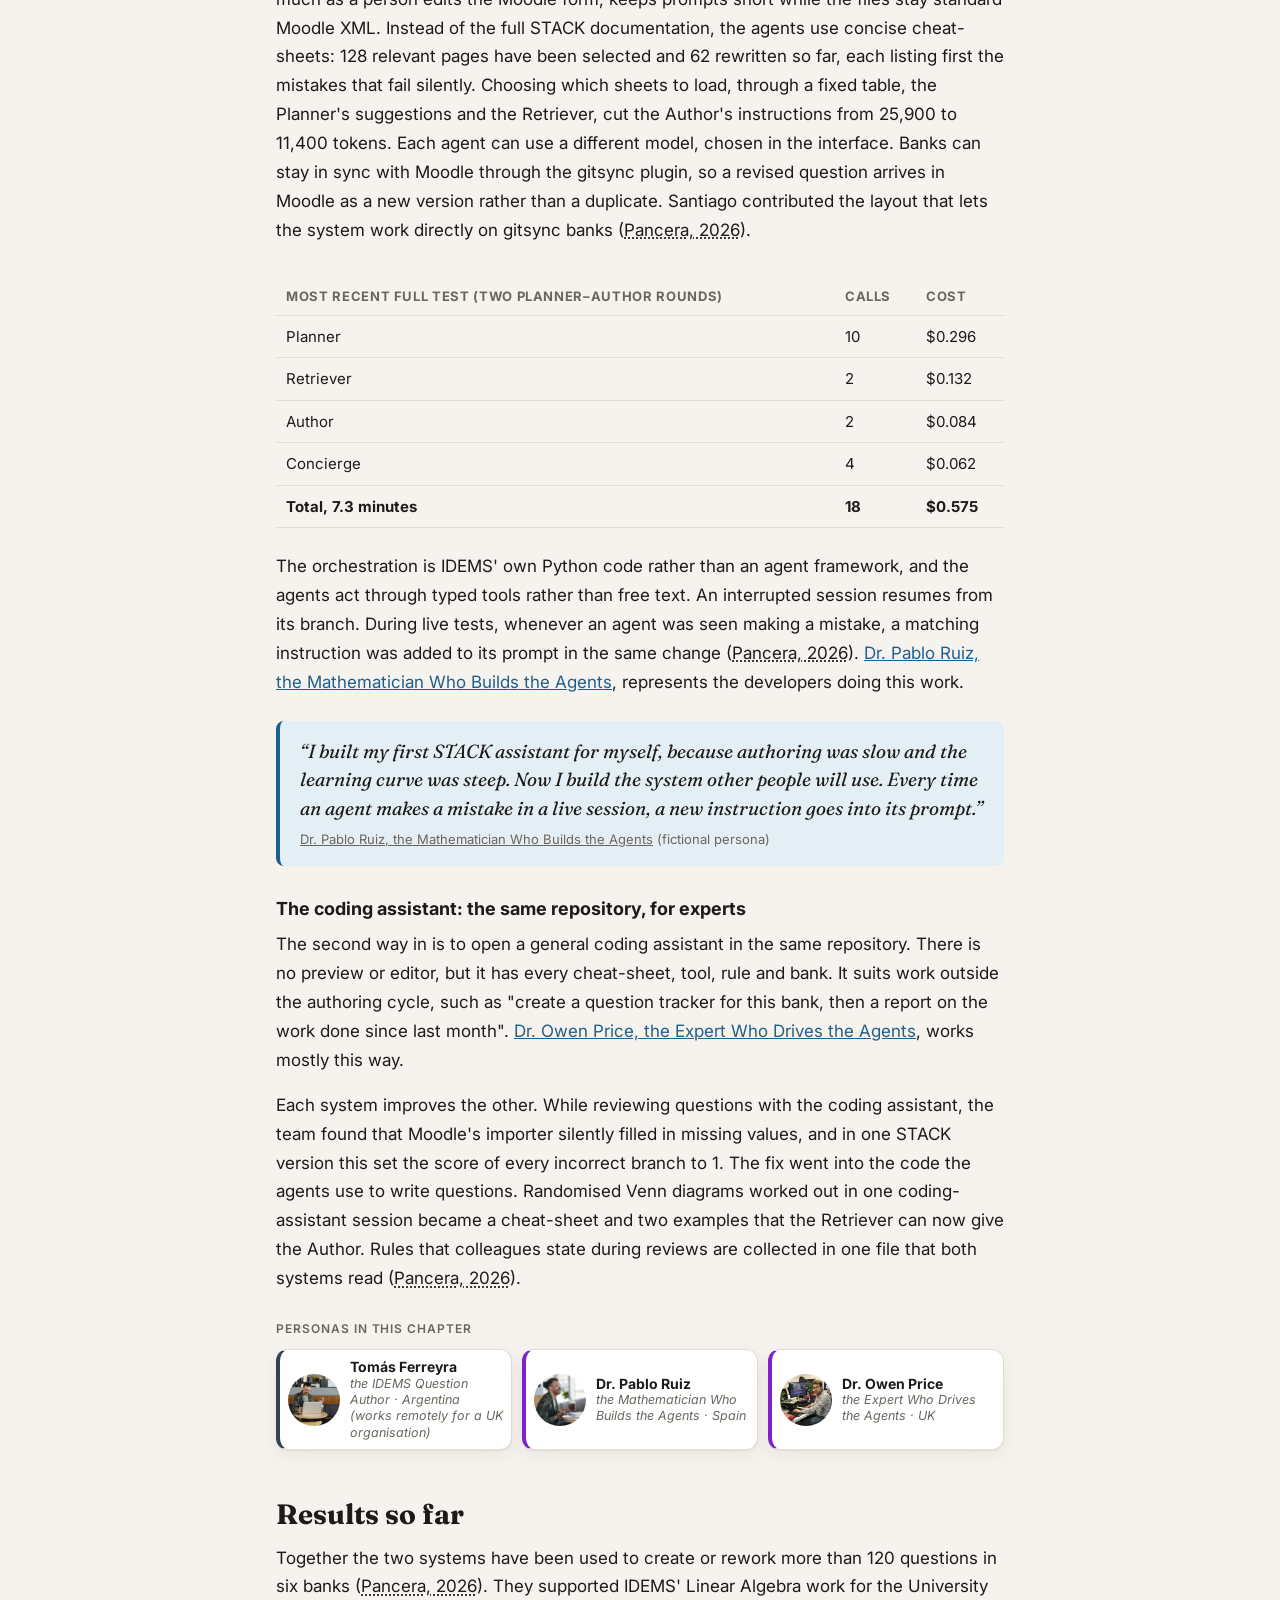
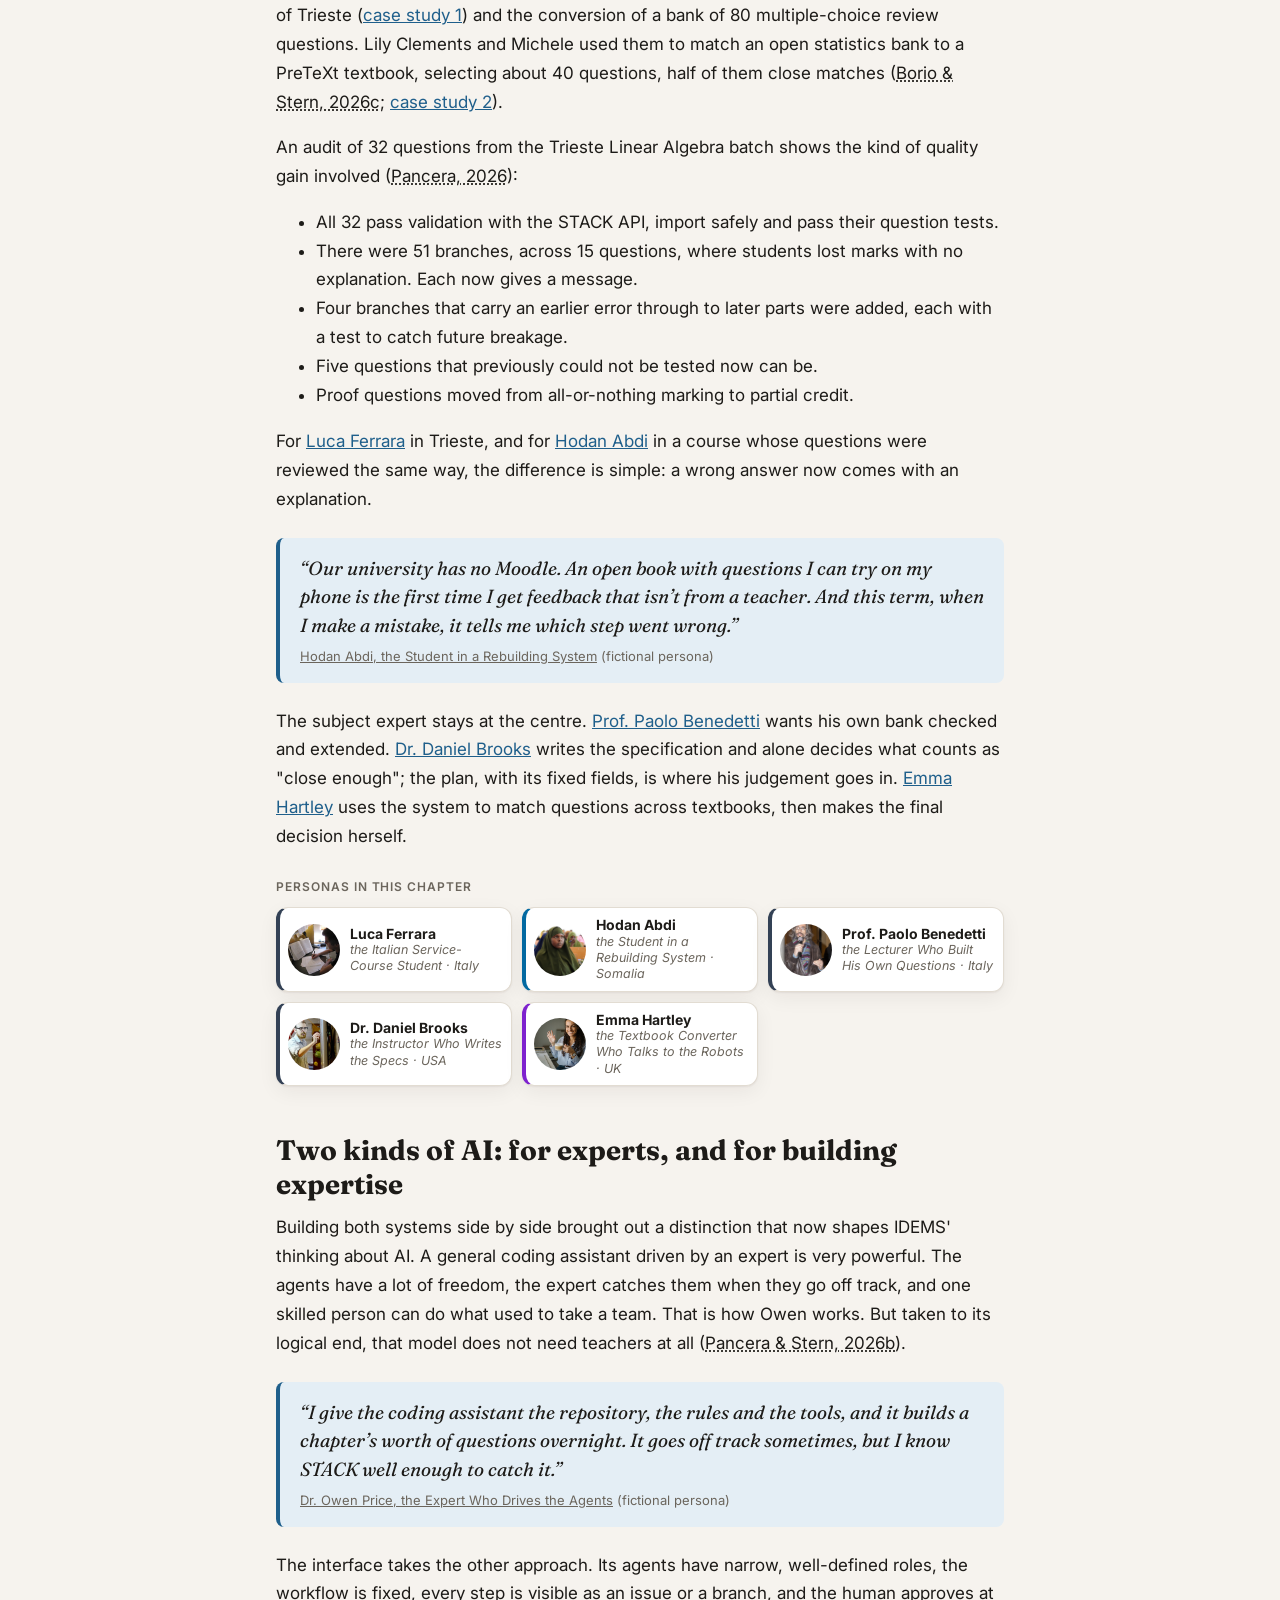
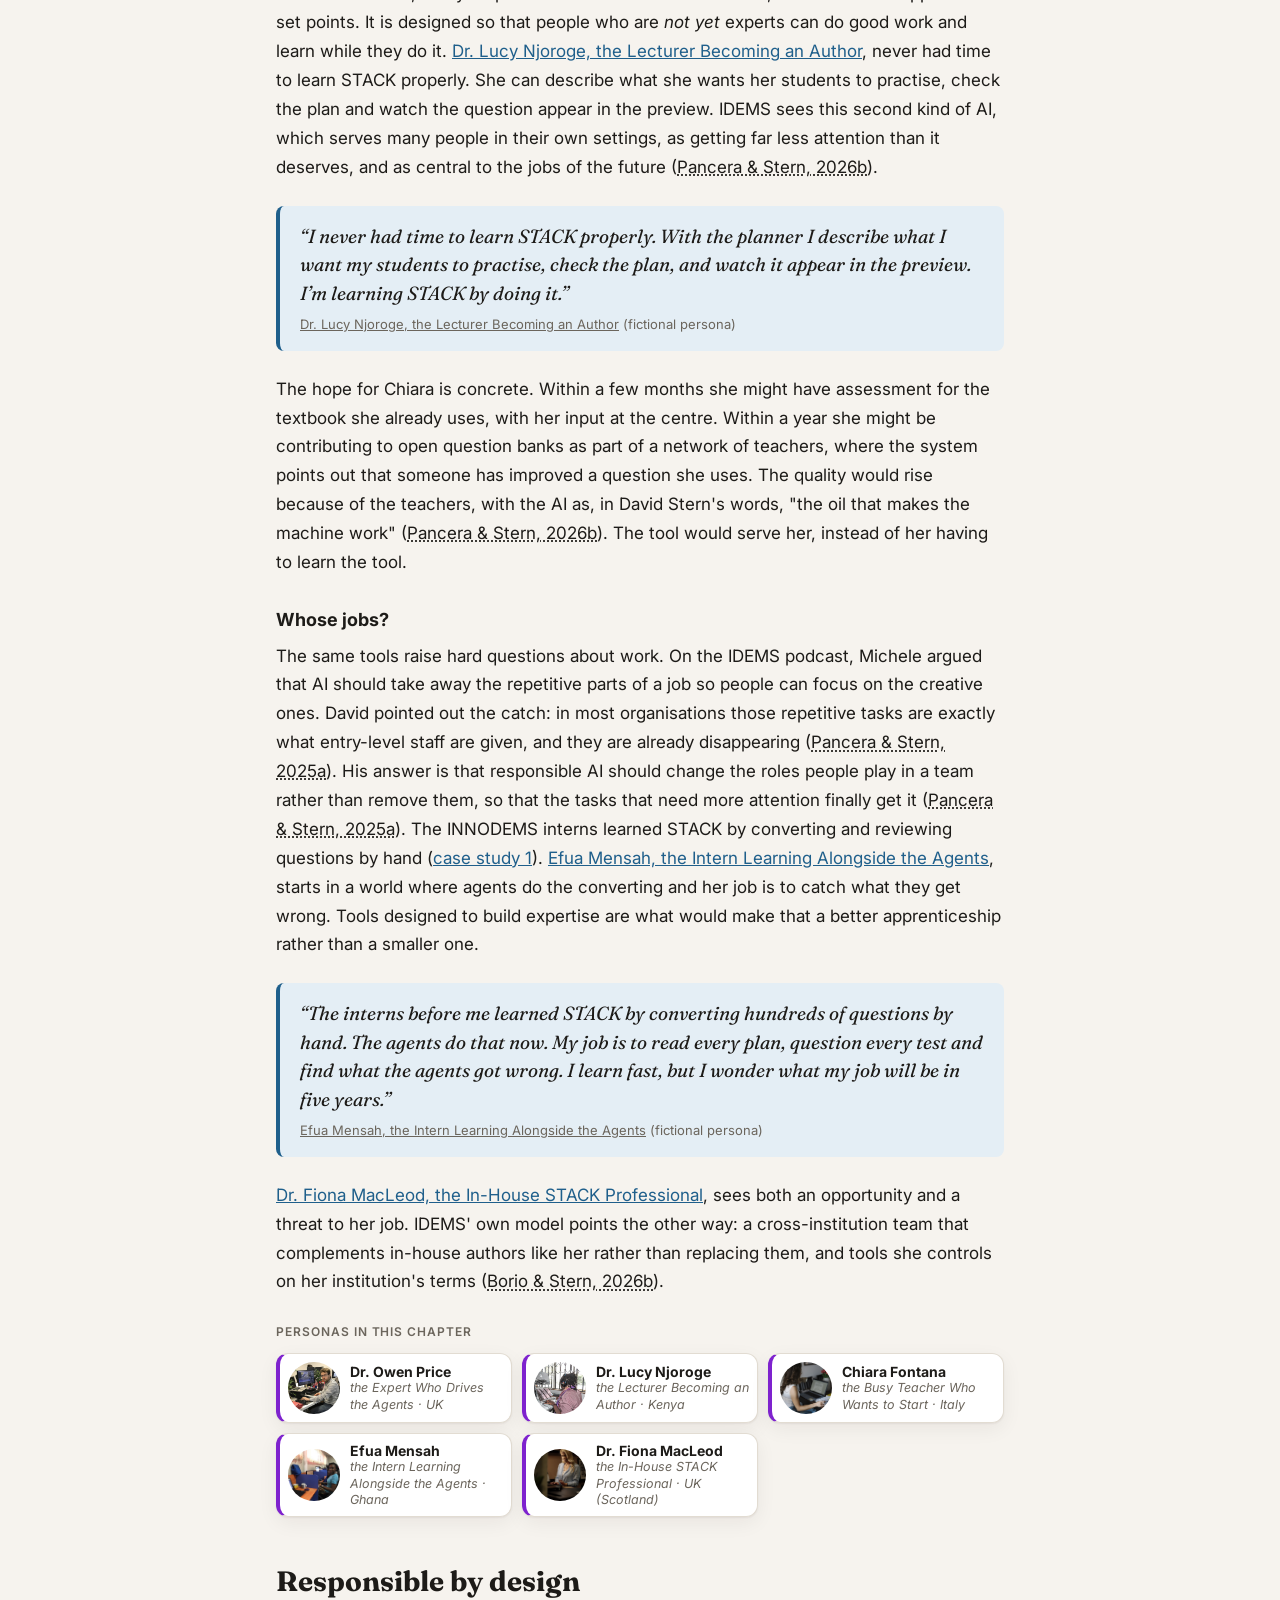
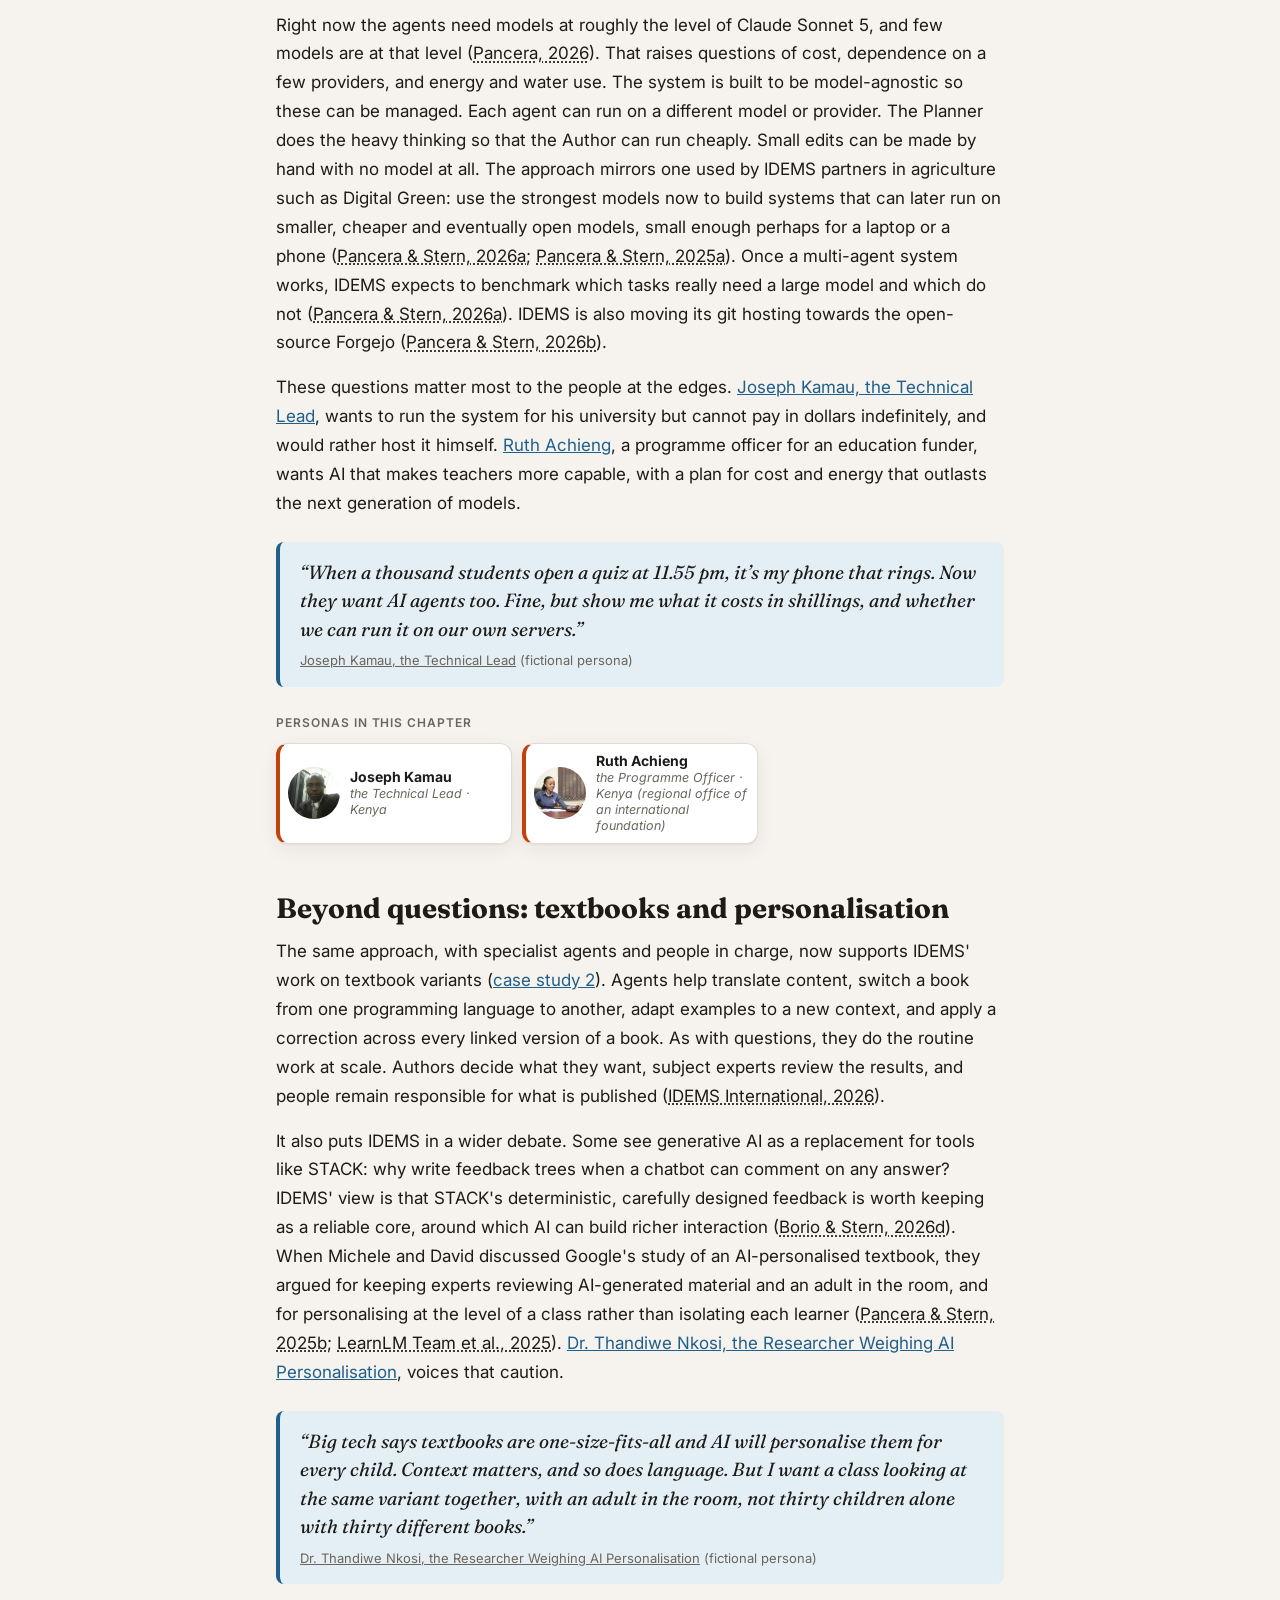
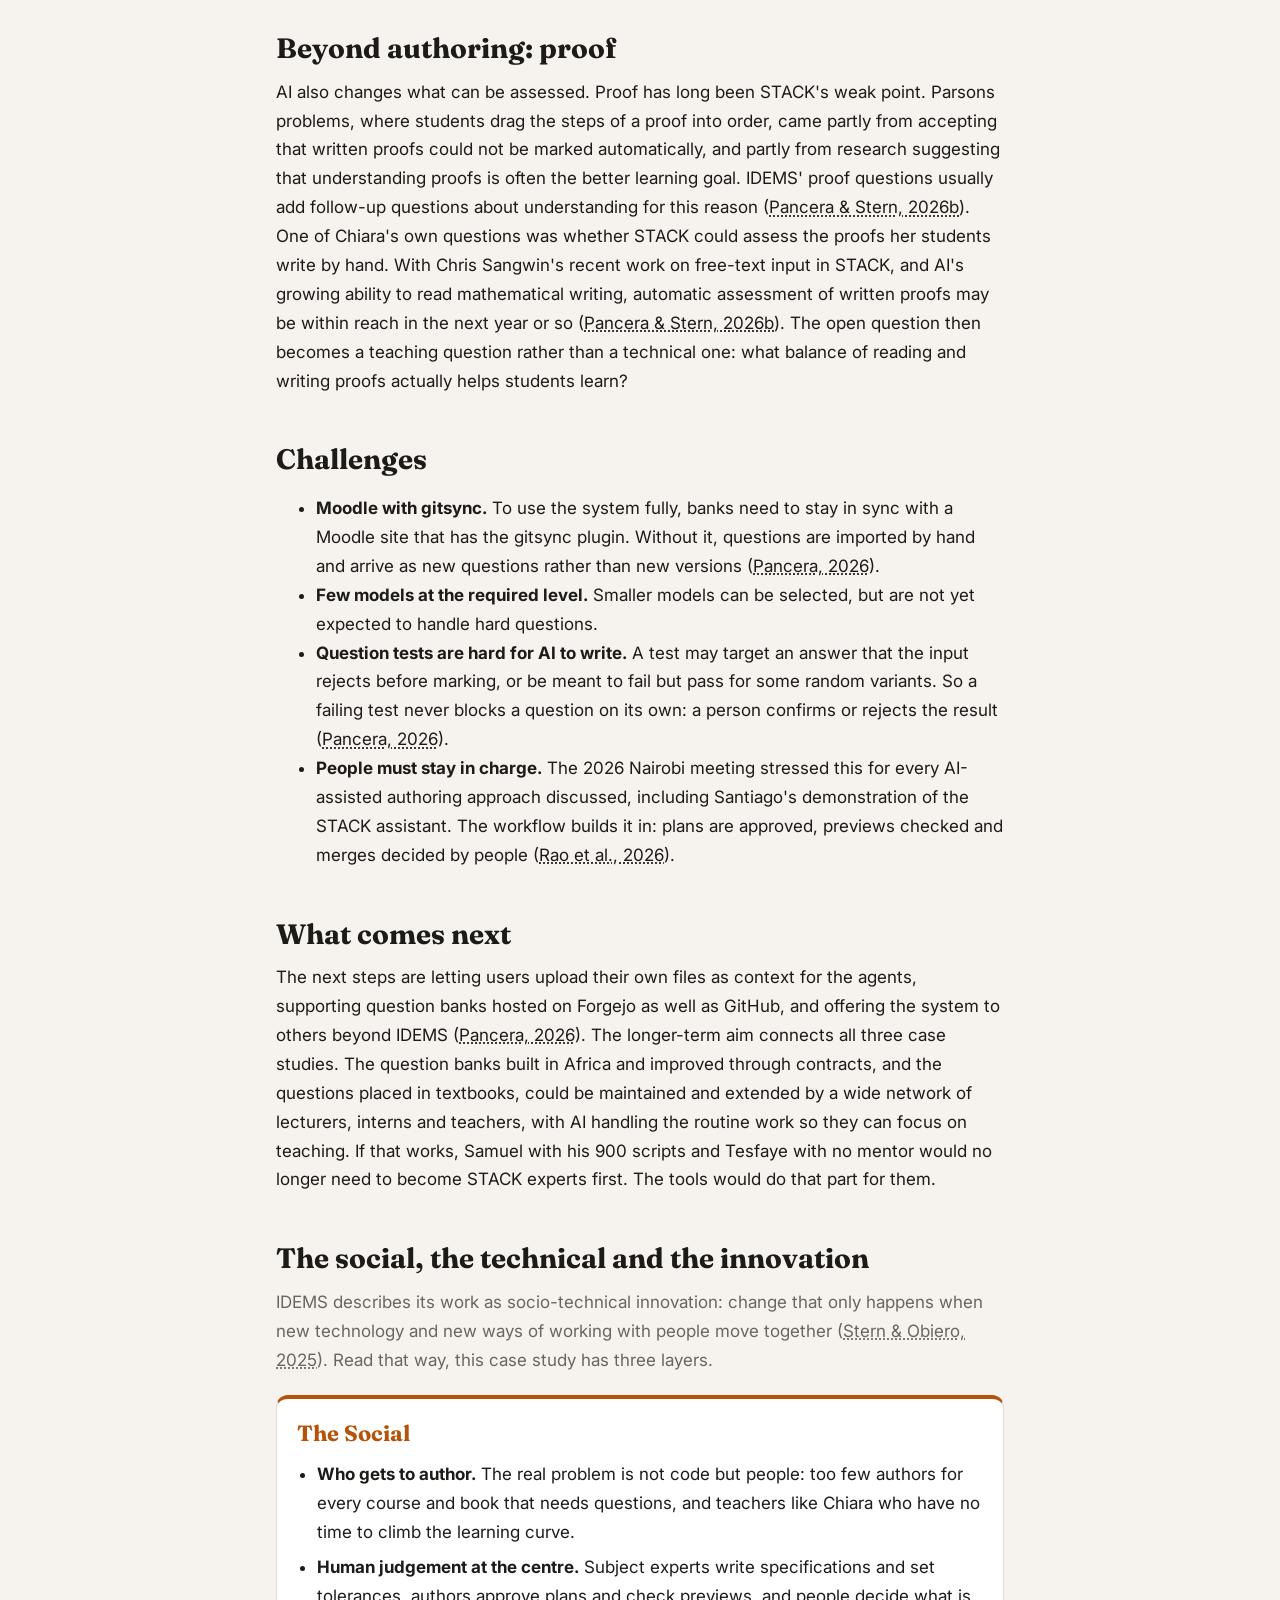
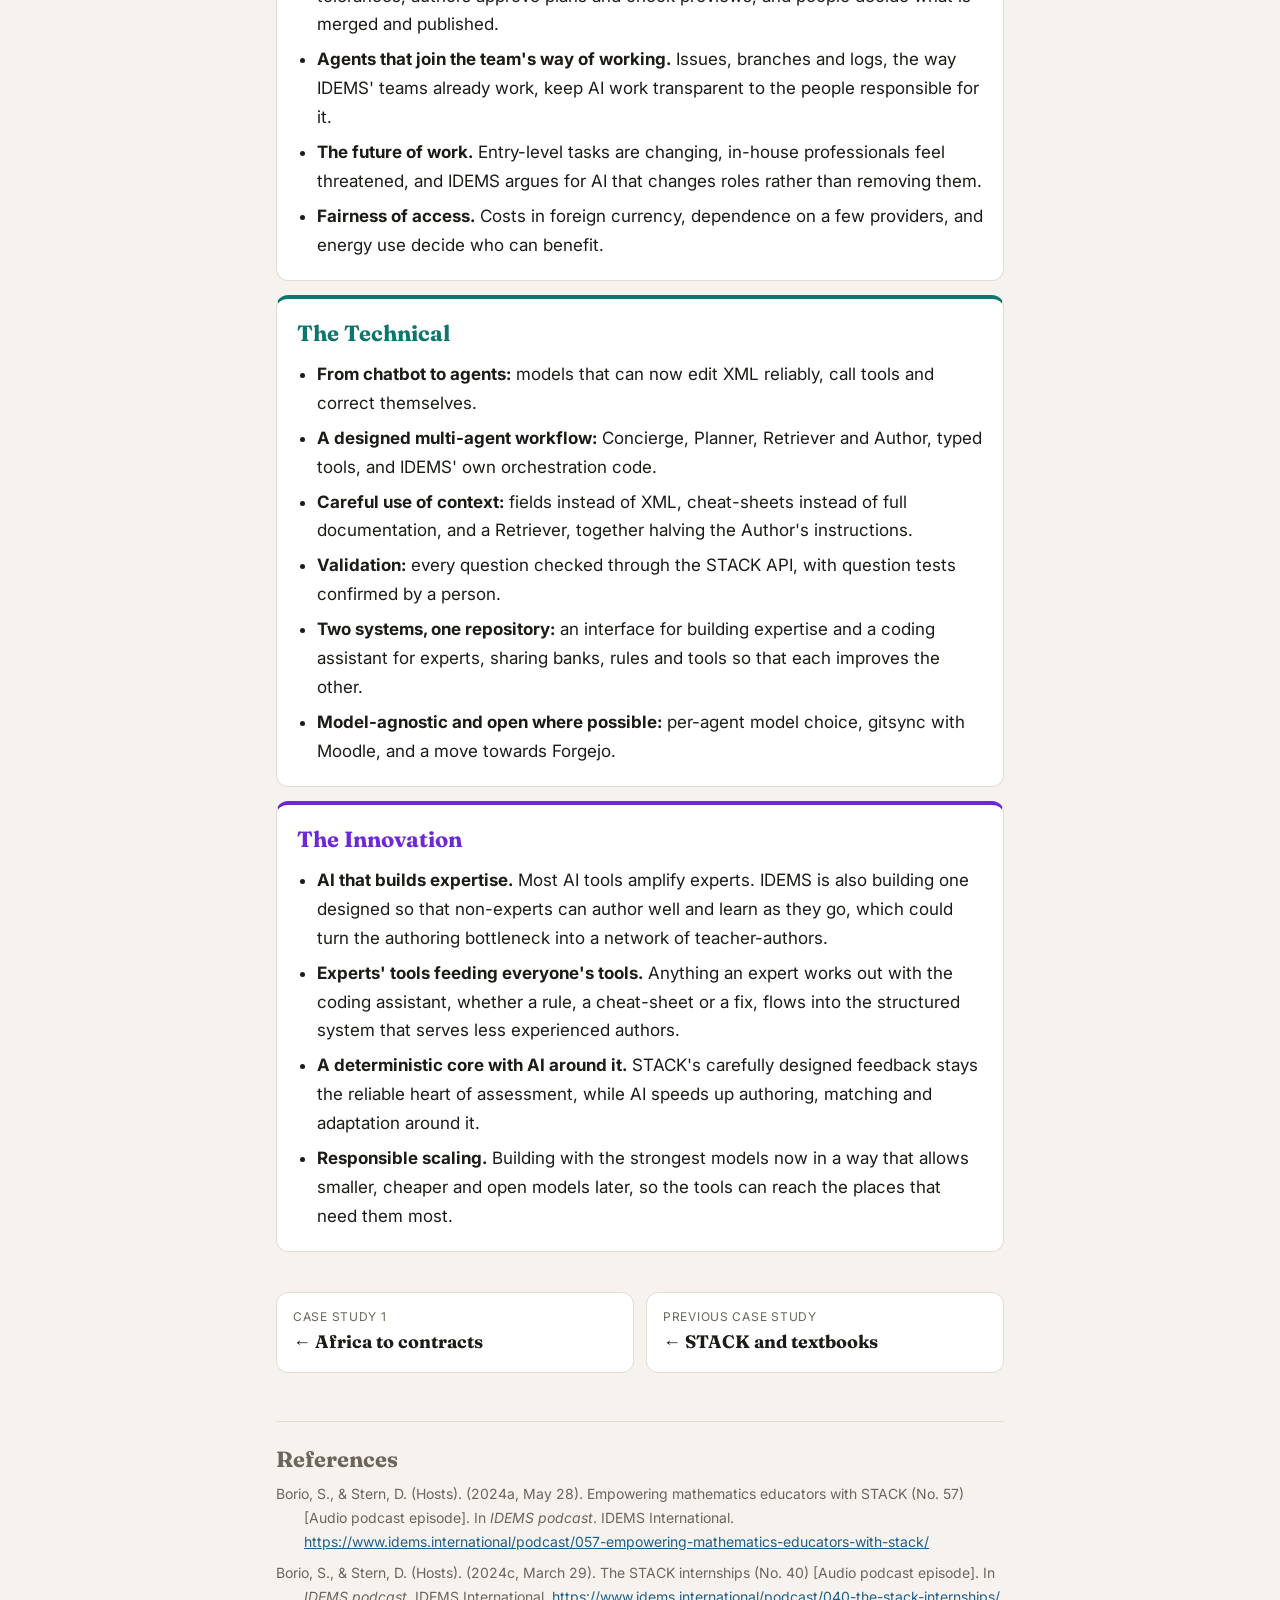
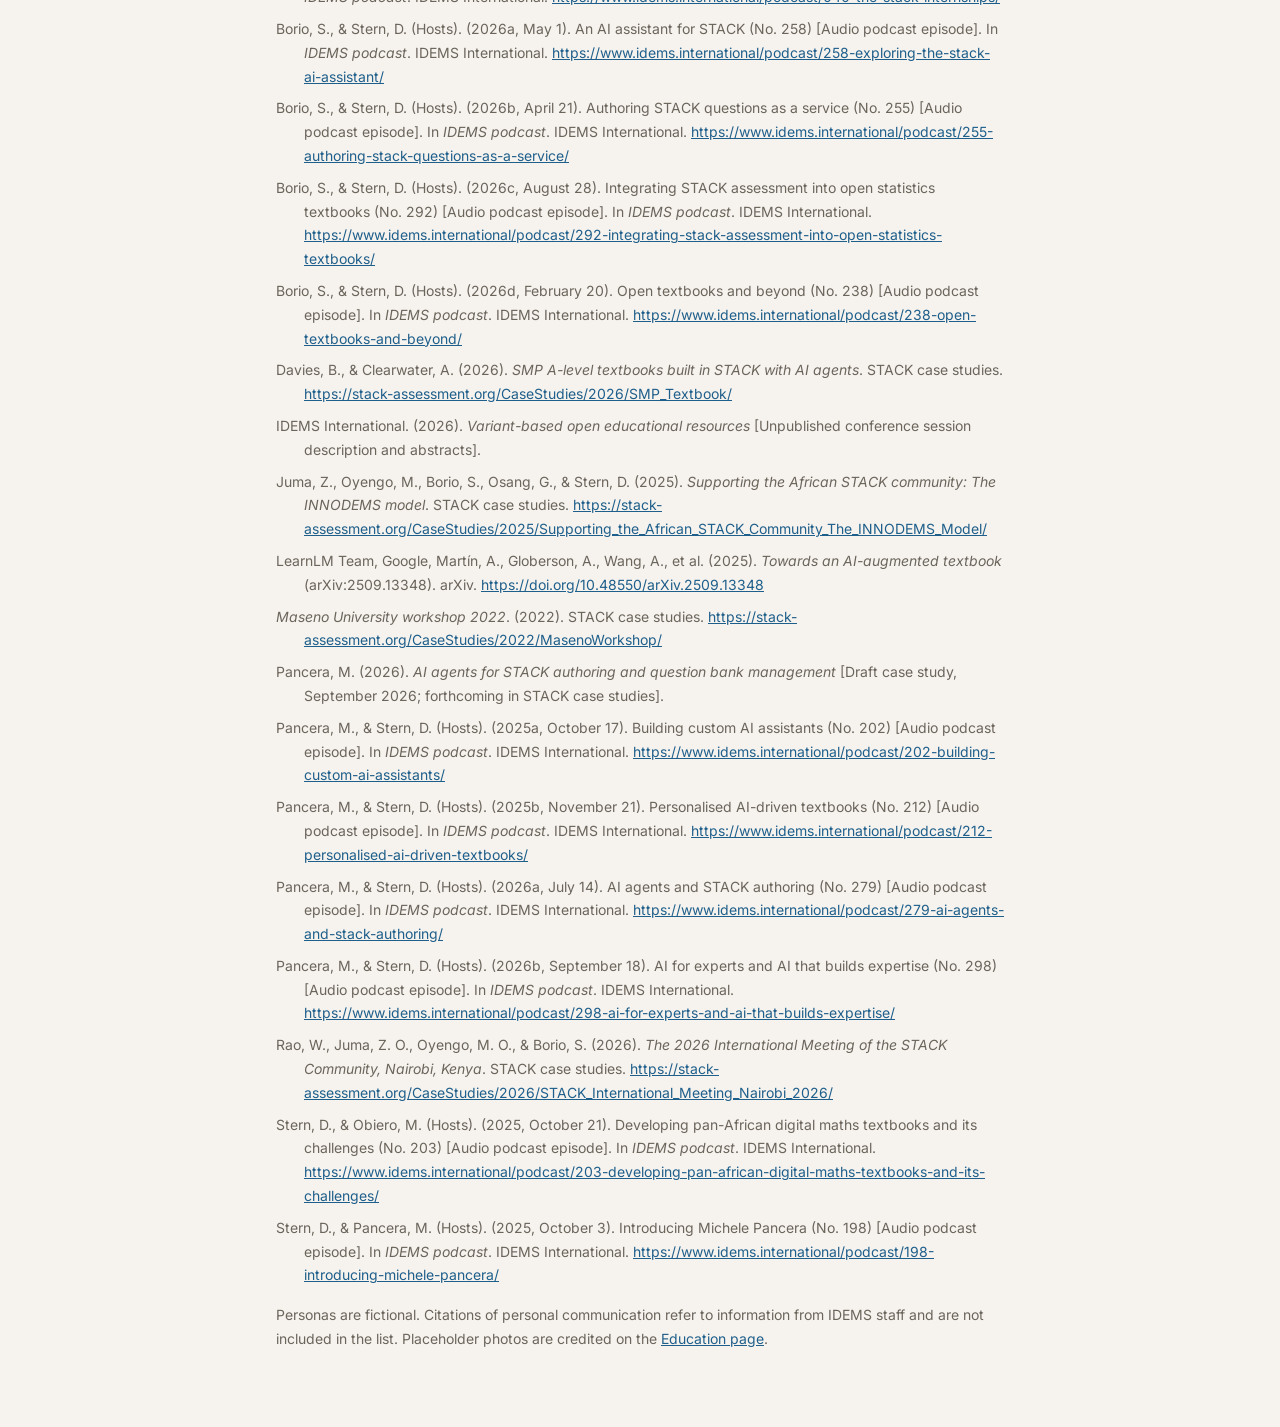
<file: education/ai-authoring.html>
<!doctype html>
<html lang="en">
<head>
<meta charset="utf-8">
<meta name="viewport" content="width=device-width, initial-scale=1">
<title>AI Agents for STACK</title>
<link rel="preconnect" href="https://fonts.googleapis.com">
<link rel="preconnect" href="https://fonts.gstatic.com" crossorigin>
<link href="https://fonts.googleapis.com/css2?family=Fraunces:opsz,wght@9..144,500;9..144,650&family=Inter:wght@400;500;600;700&display=swap" rel="stylesheet">
<link rel="stylesheet" href="../assets/site.css">
<link rel="stylesheet" href="../assets/feedback-tool/feedback.css">
<link rel="stylesheet" href="../assets/case.css">
</head>
<!-- Content comes from content/*.json and is rendered by assets/site.js. -->
<body data-page="case" data-category="education" data-case="ai-authoring">
<div id="app"></div>
<script src="../assets/feedback-tool/tool.js"></script>
<script src="../assets/site.js"></script>
</body>
</html>
</file>
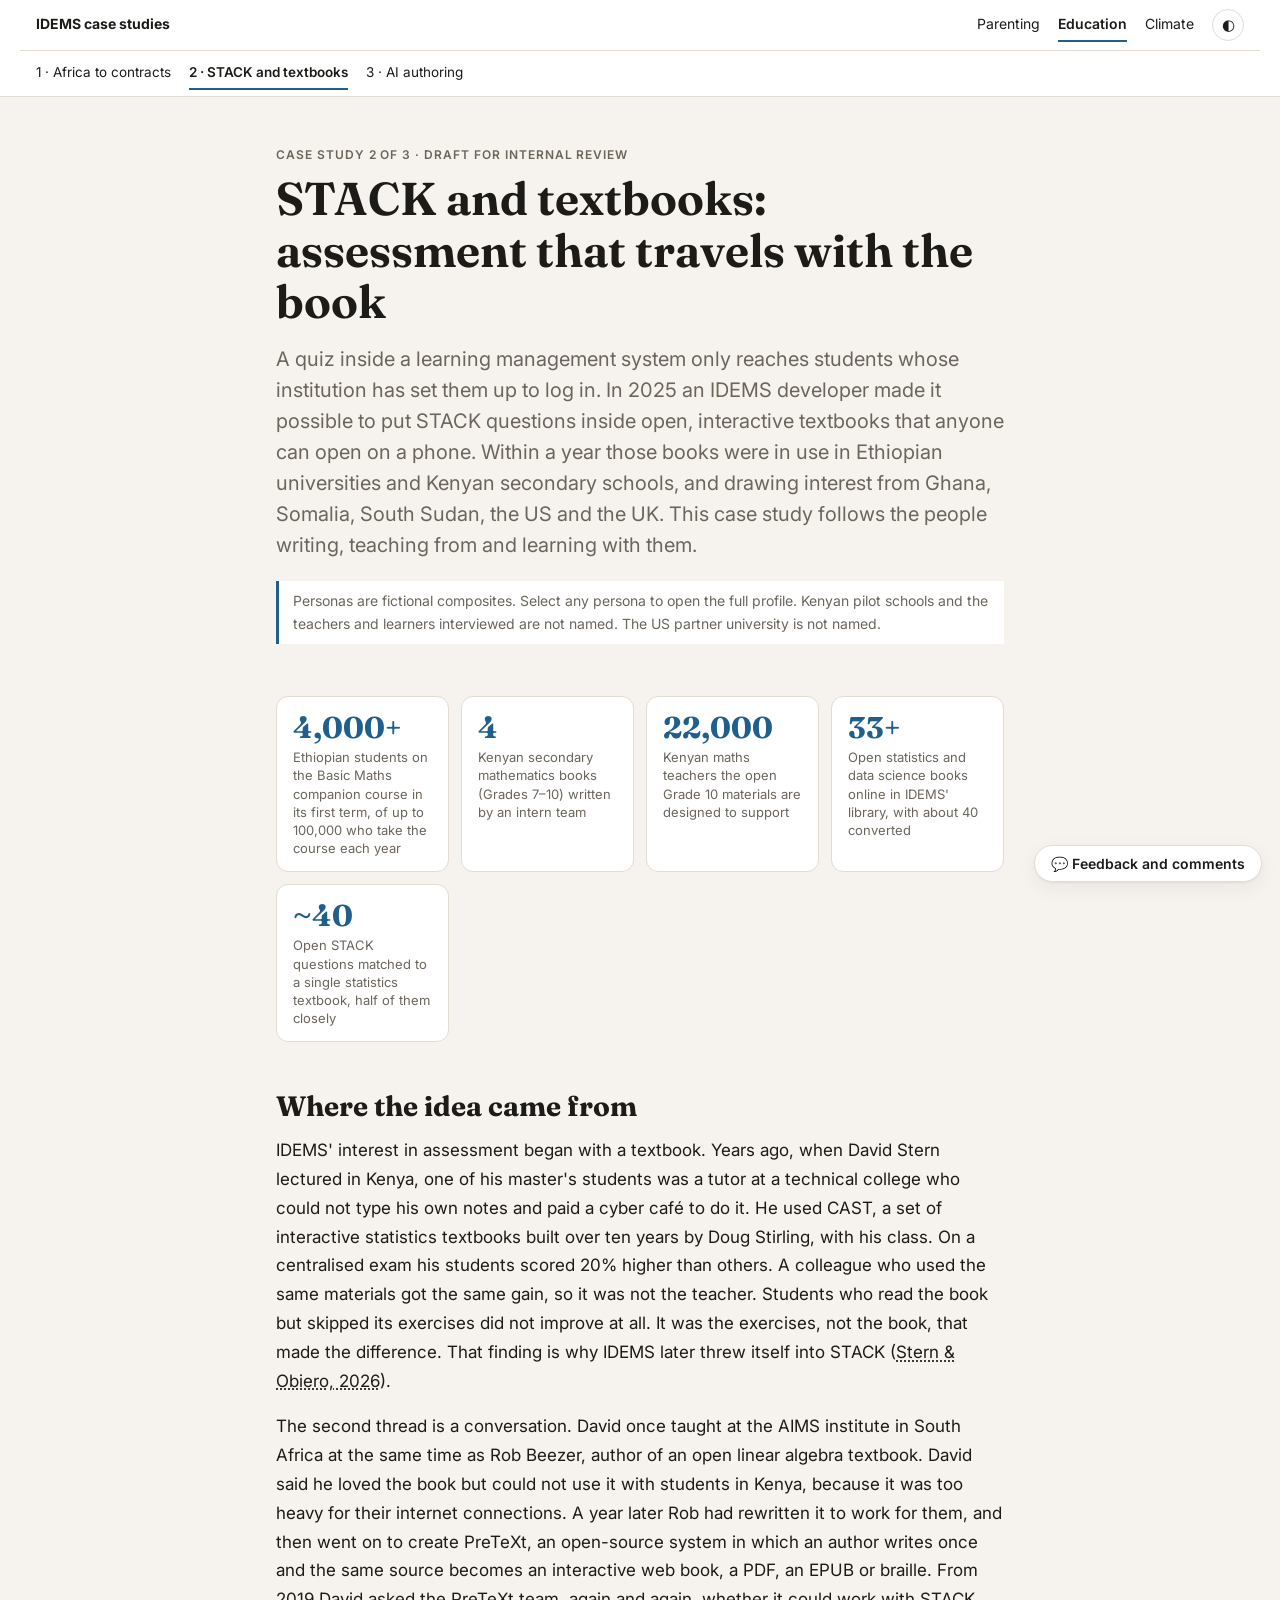
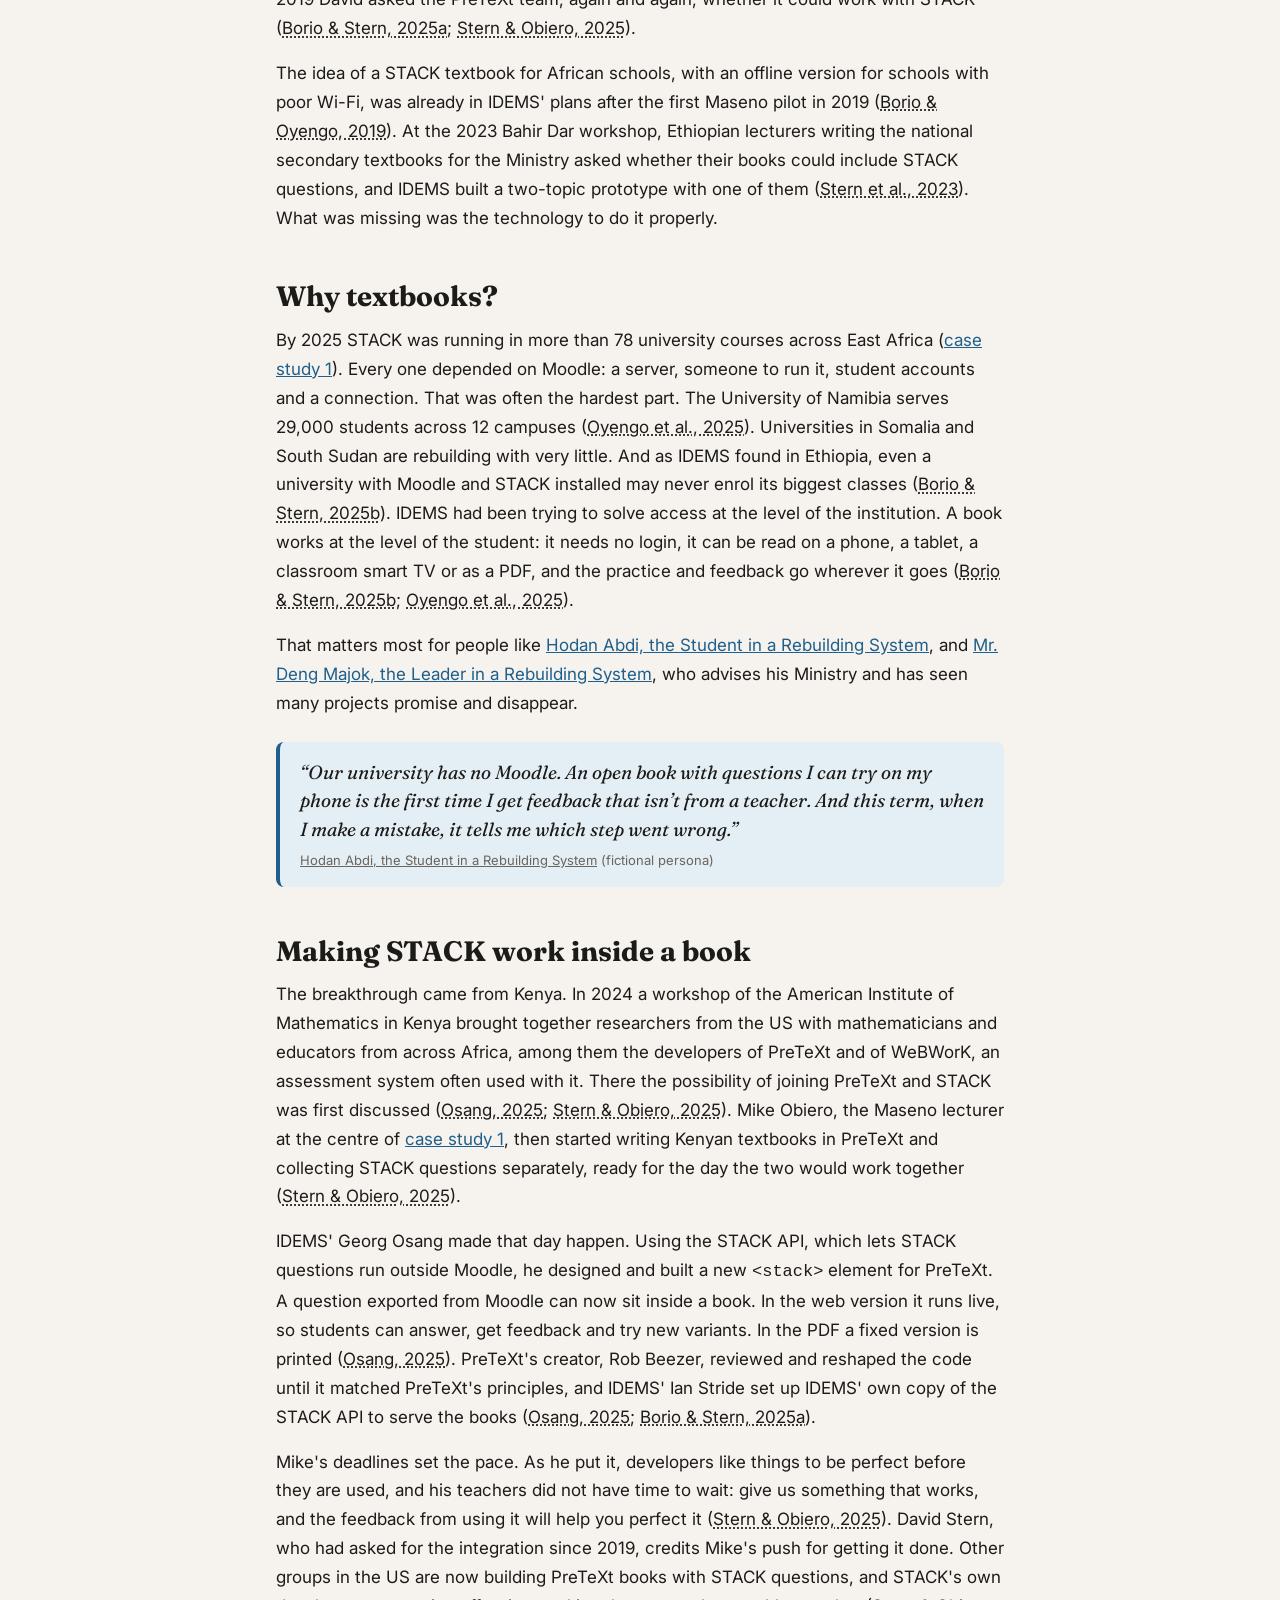
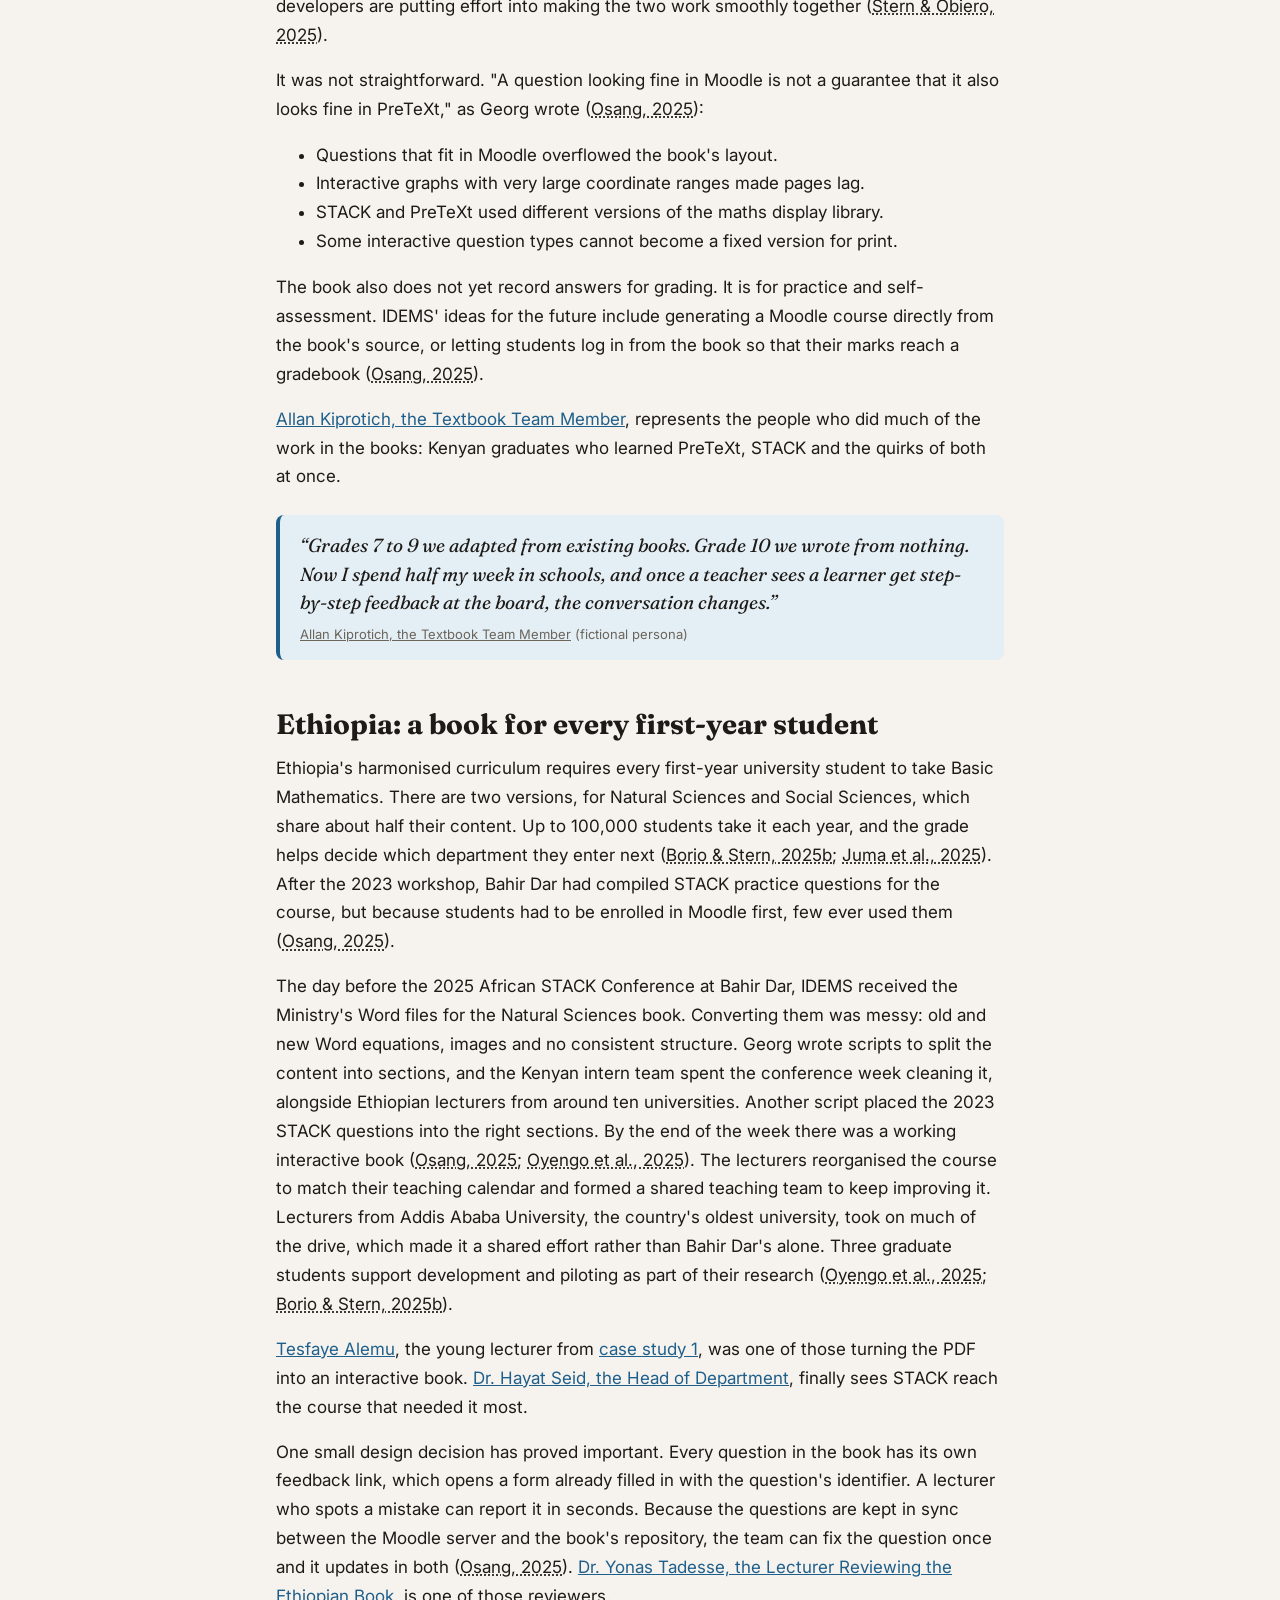
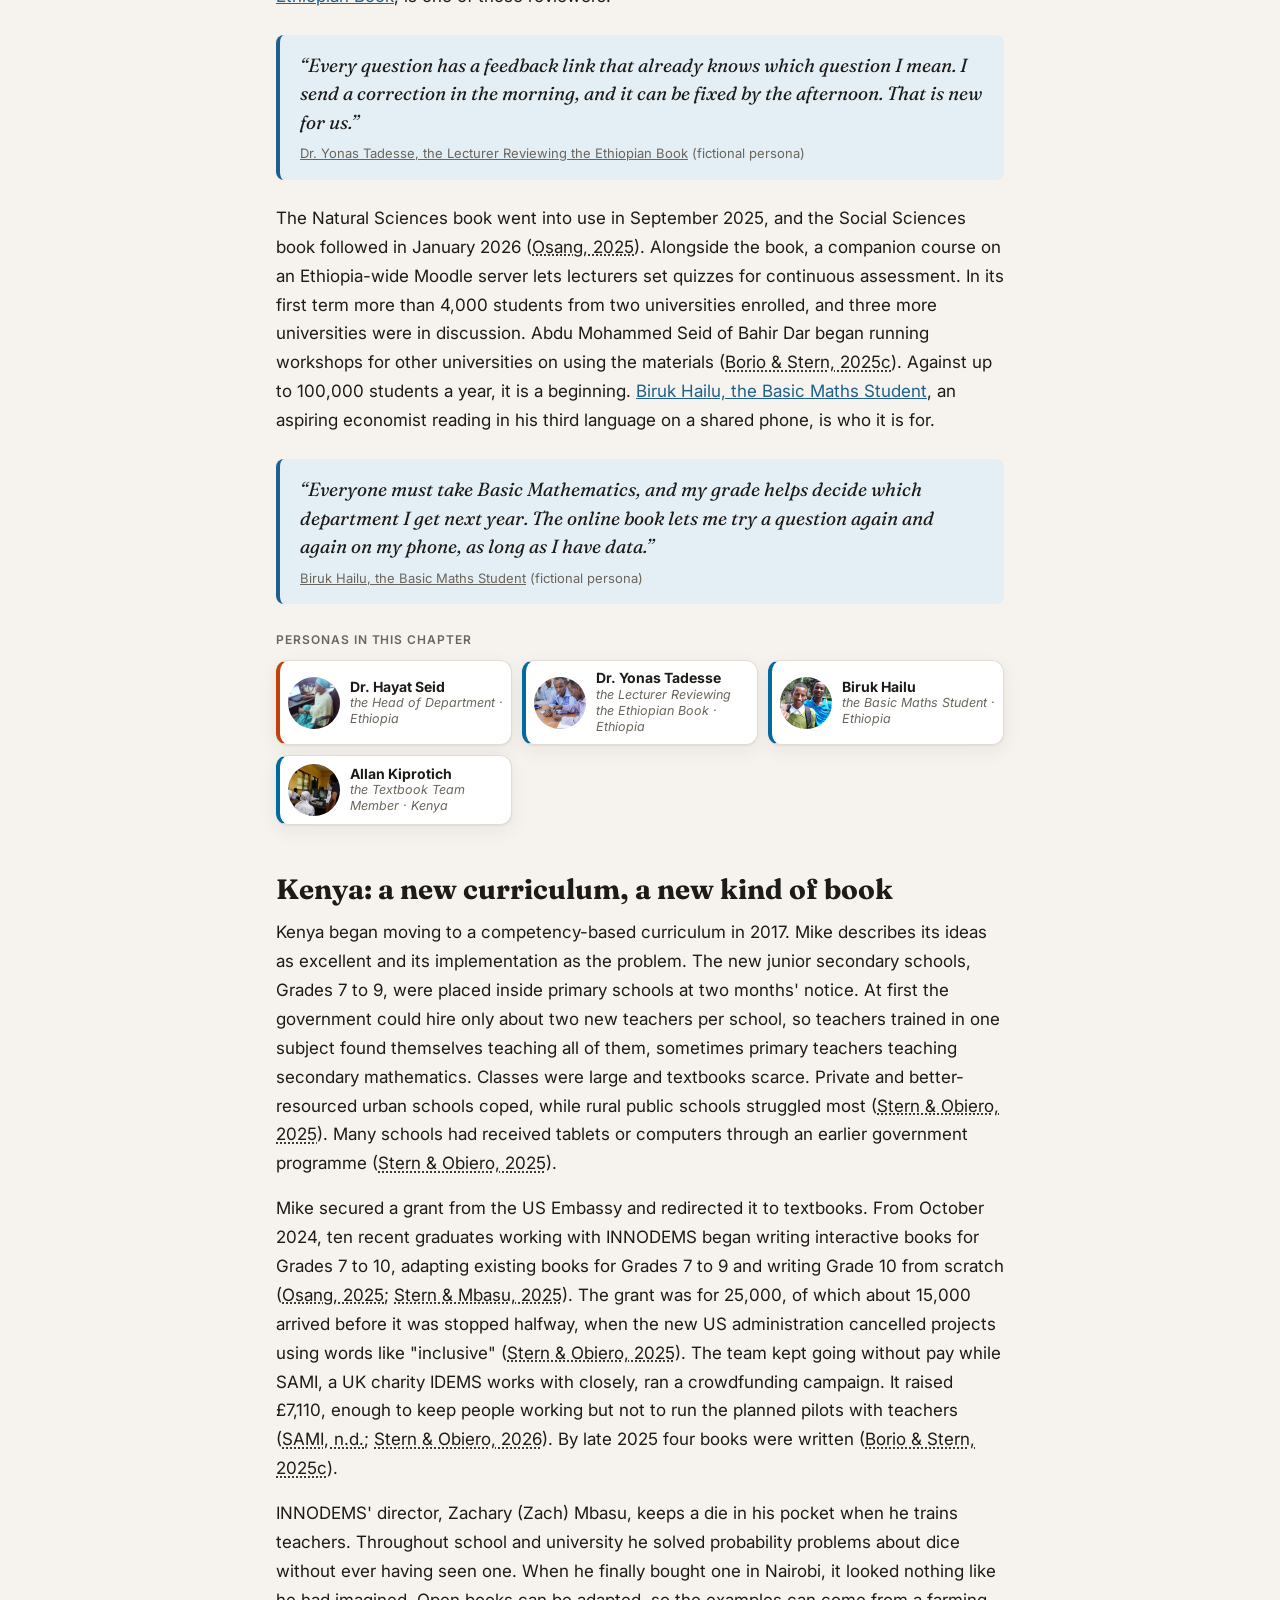
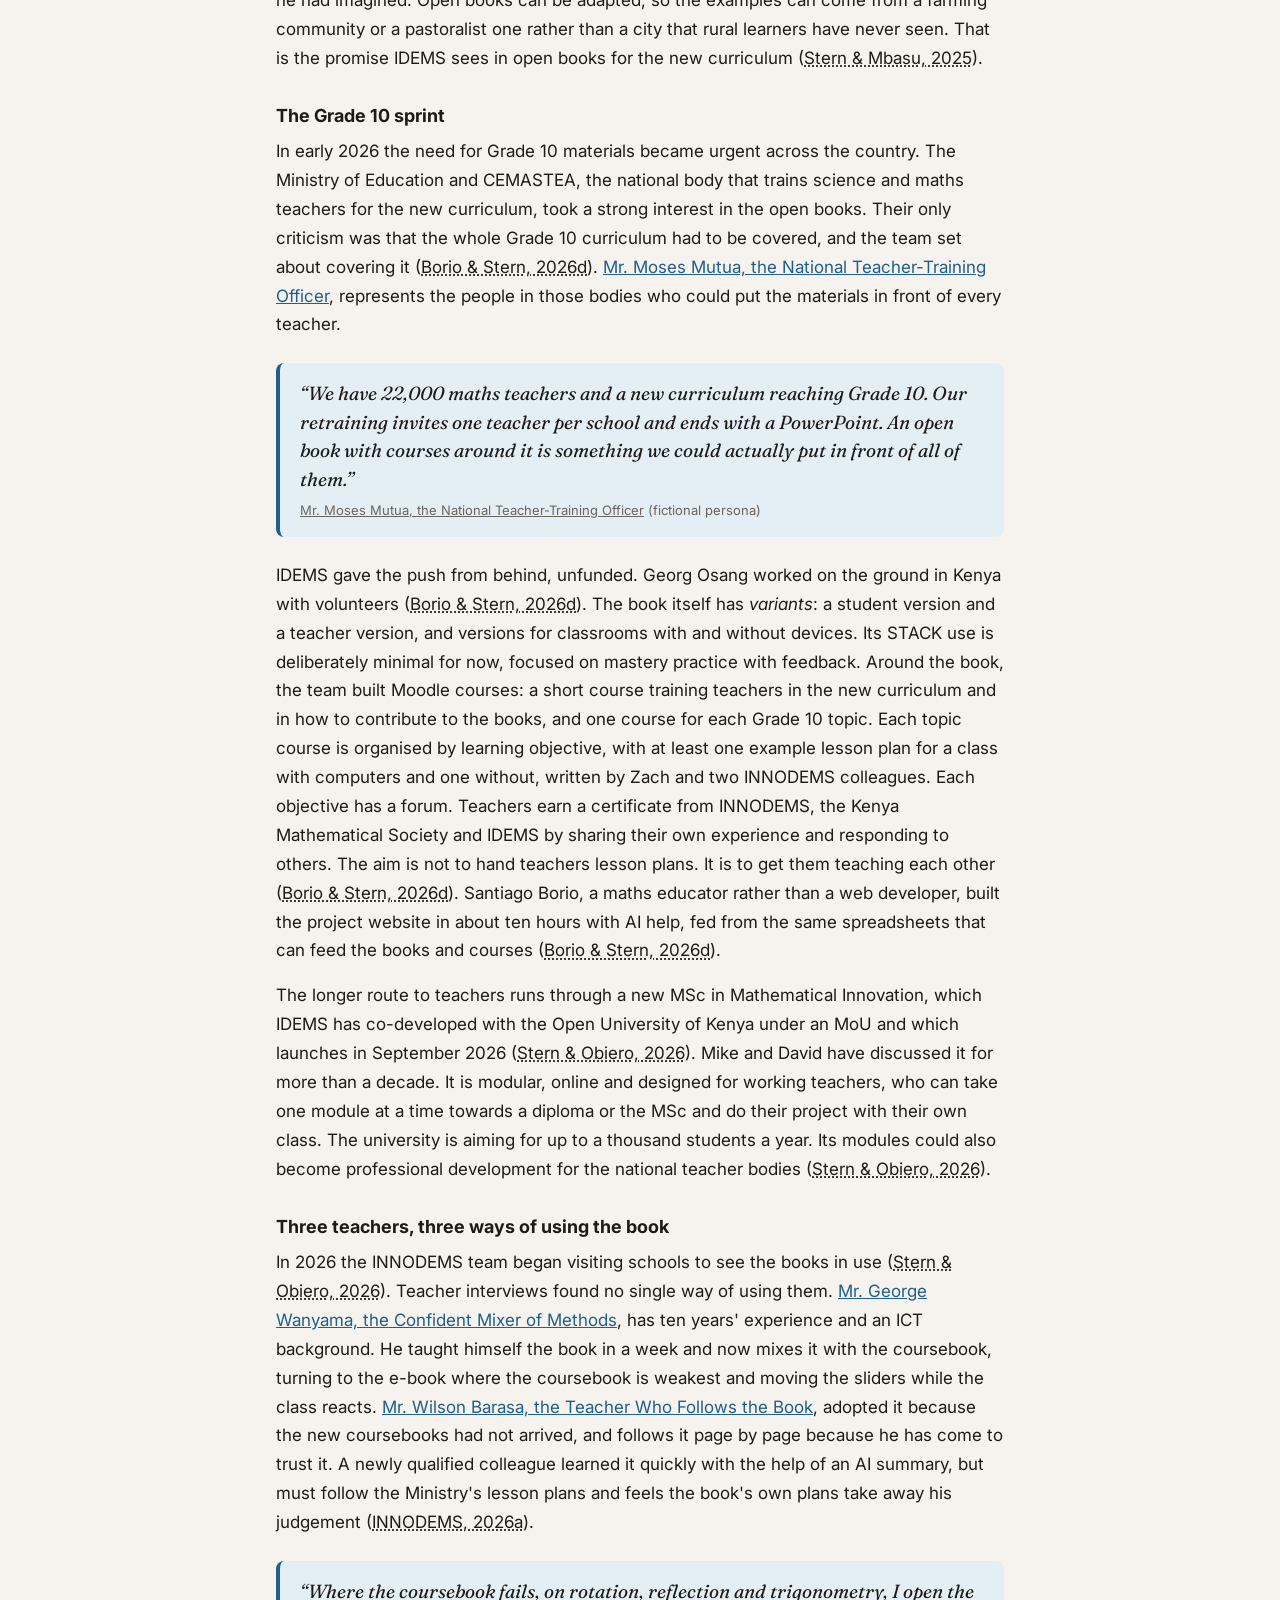
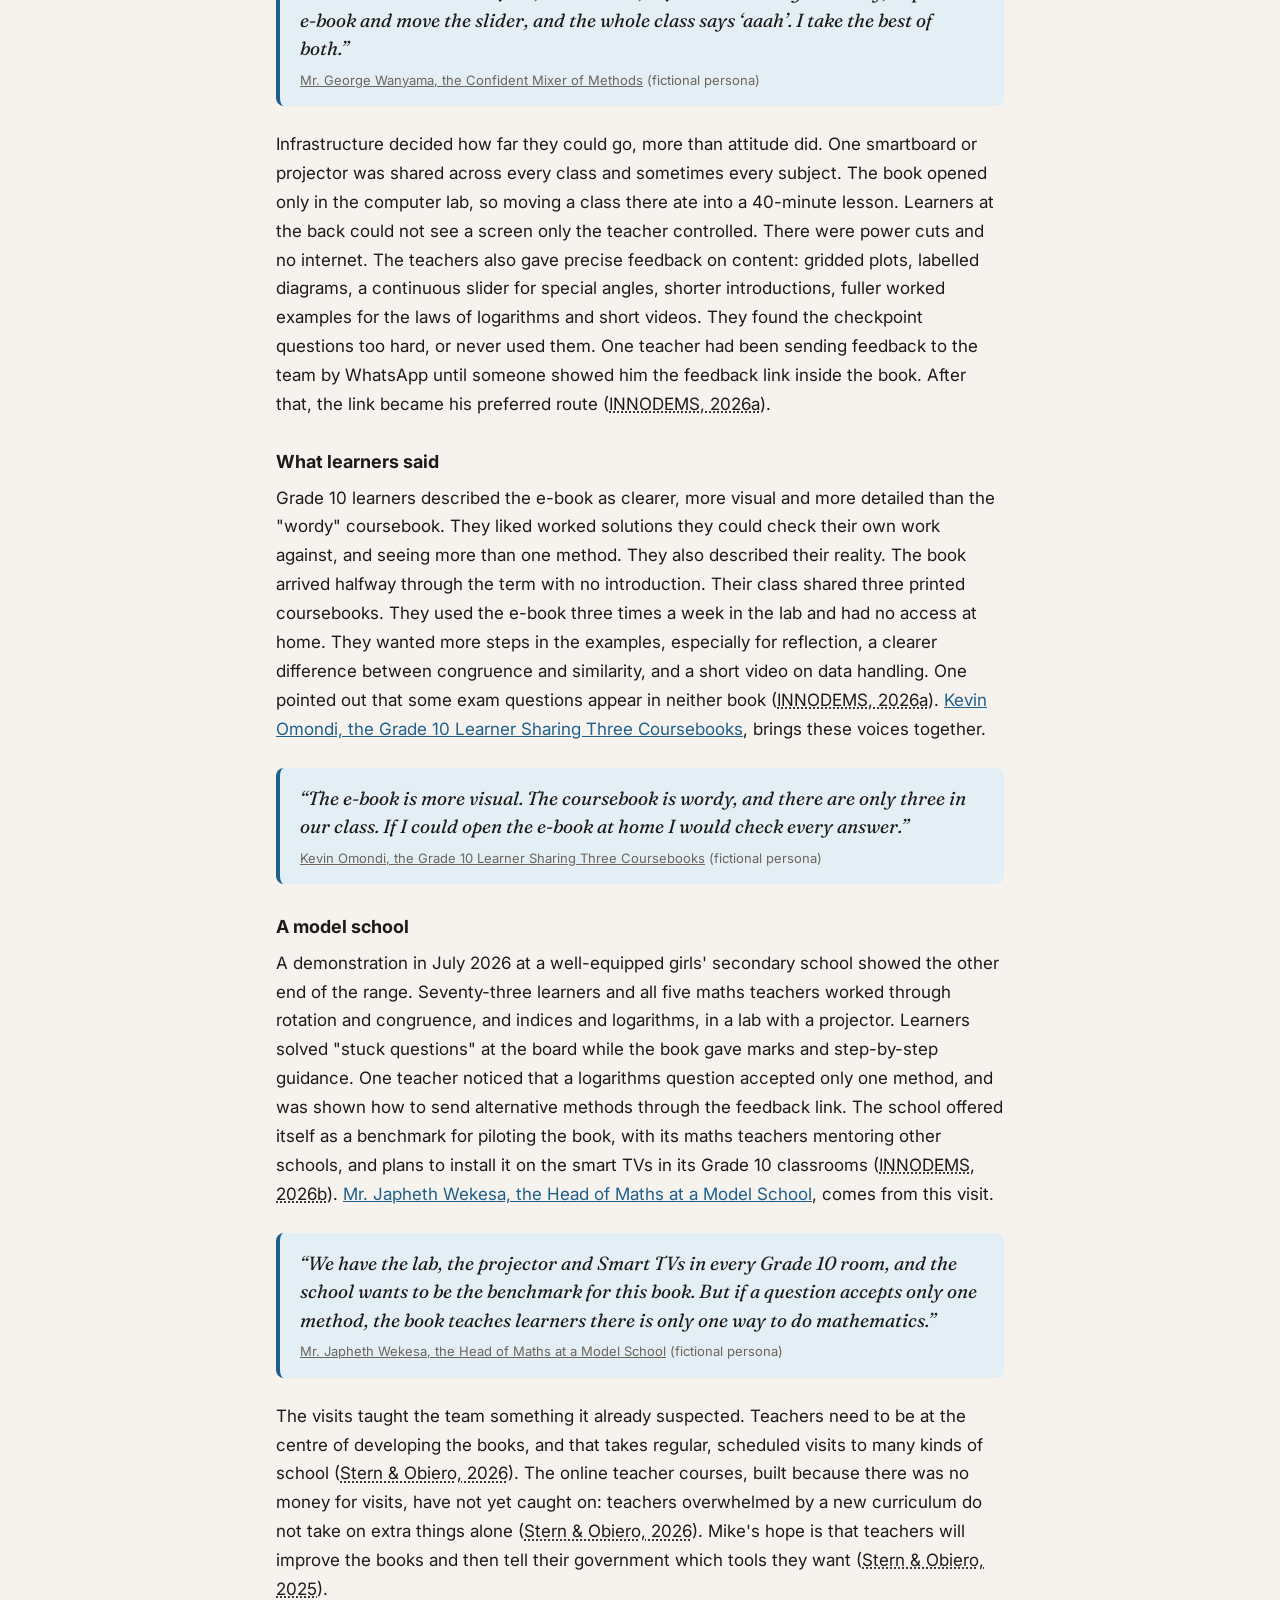
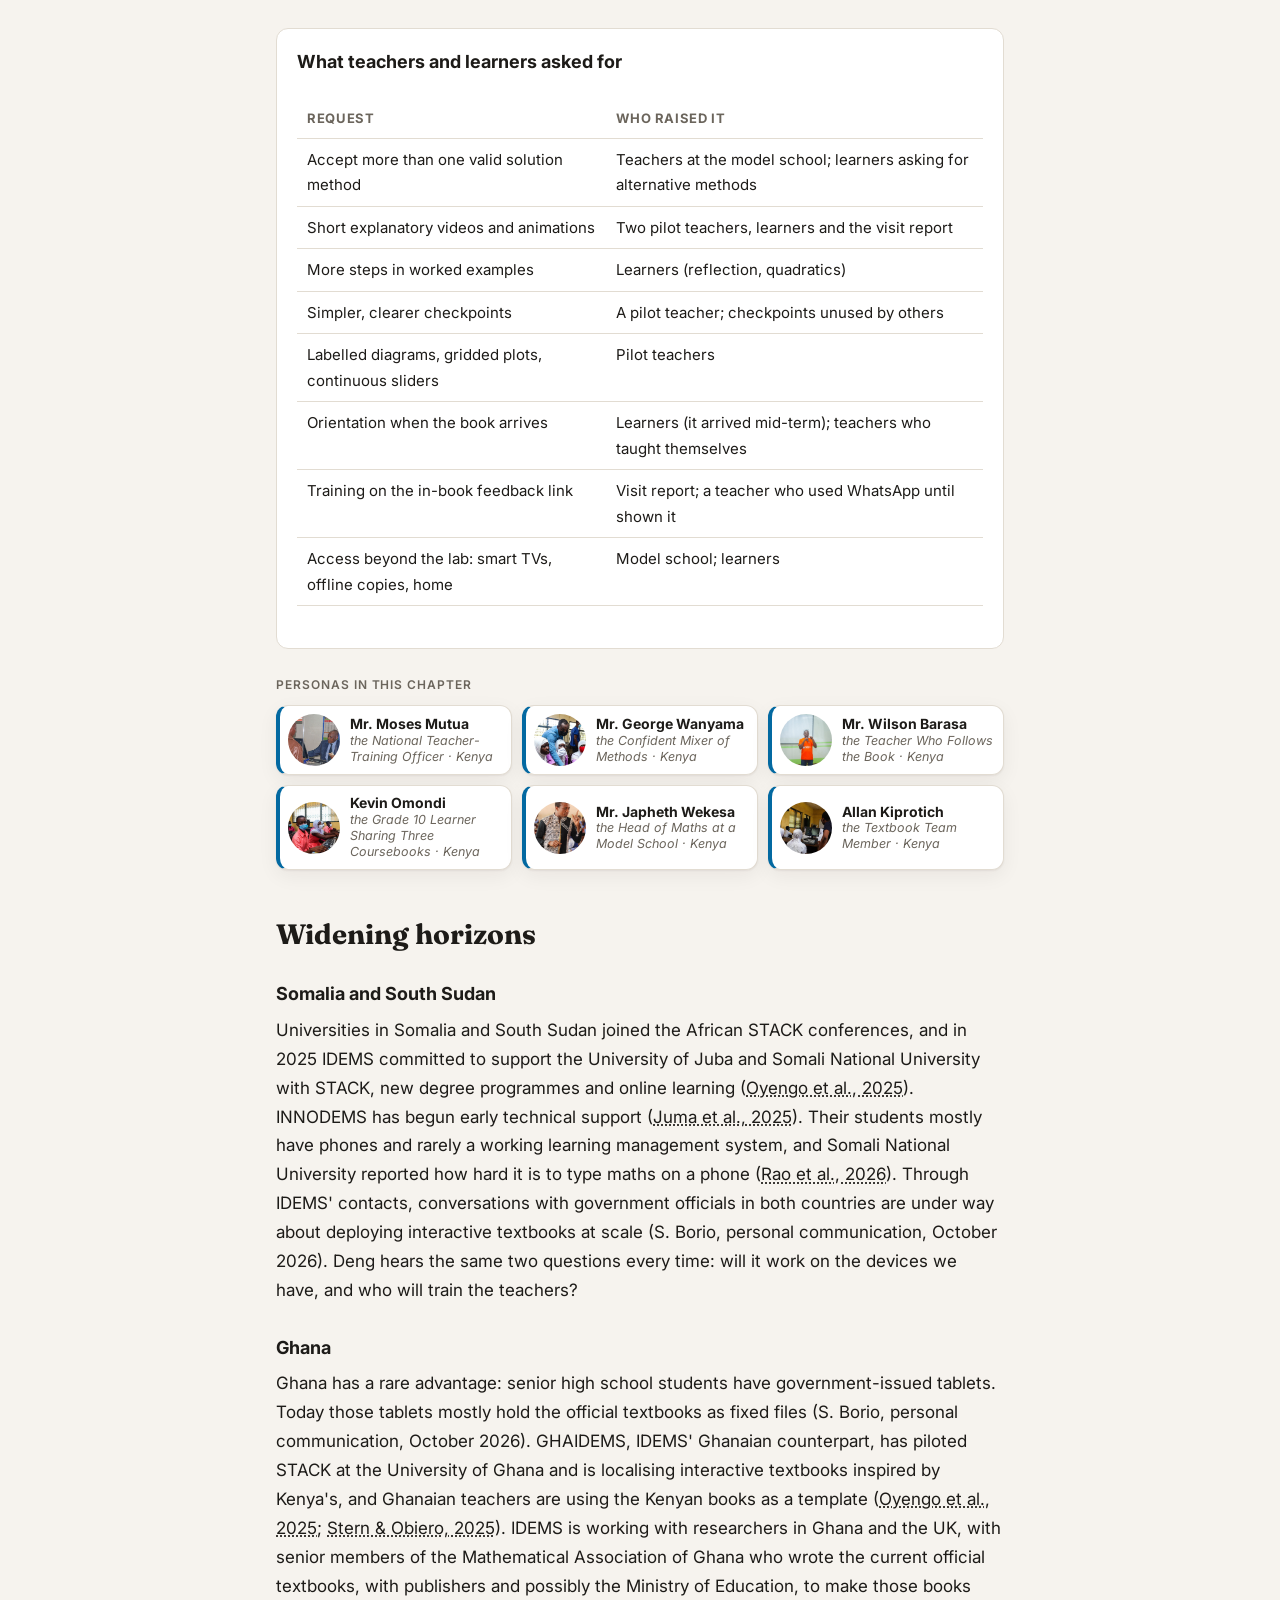
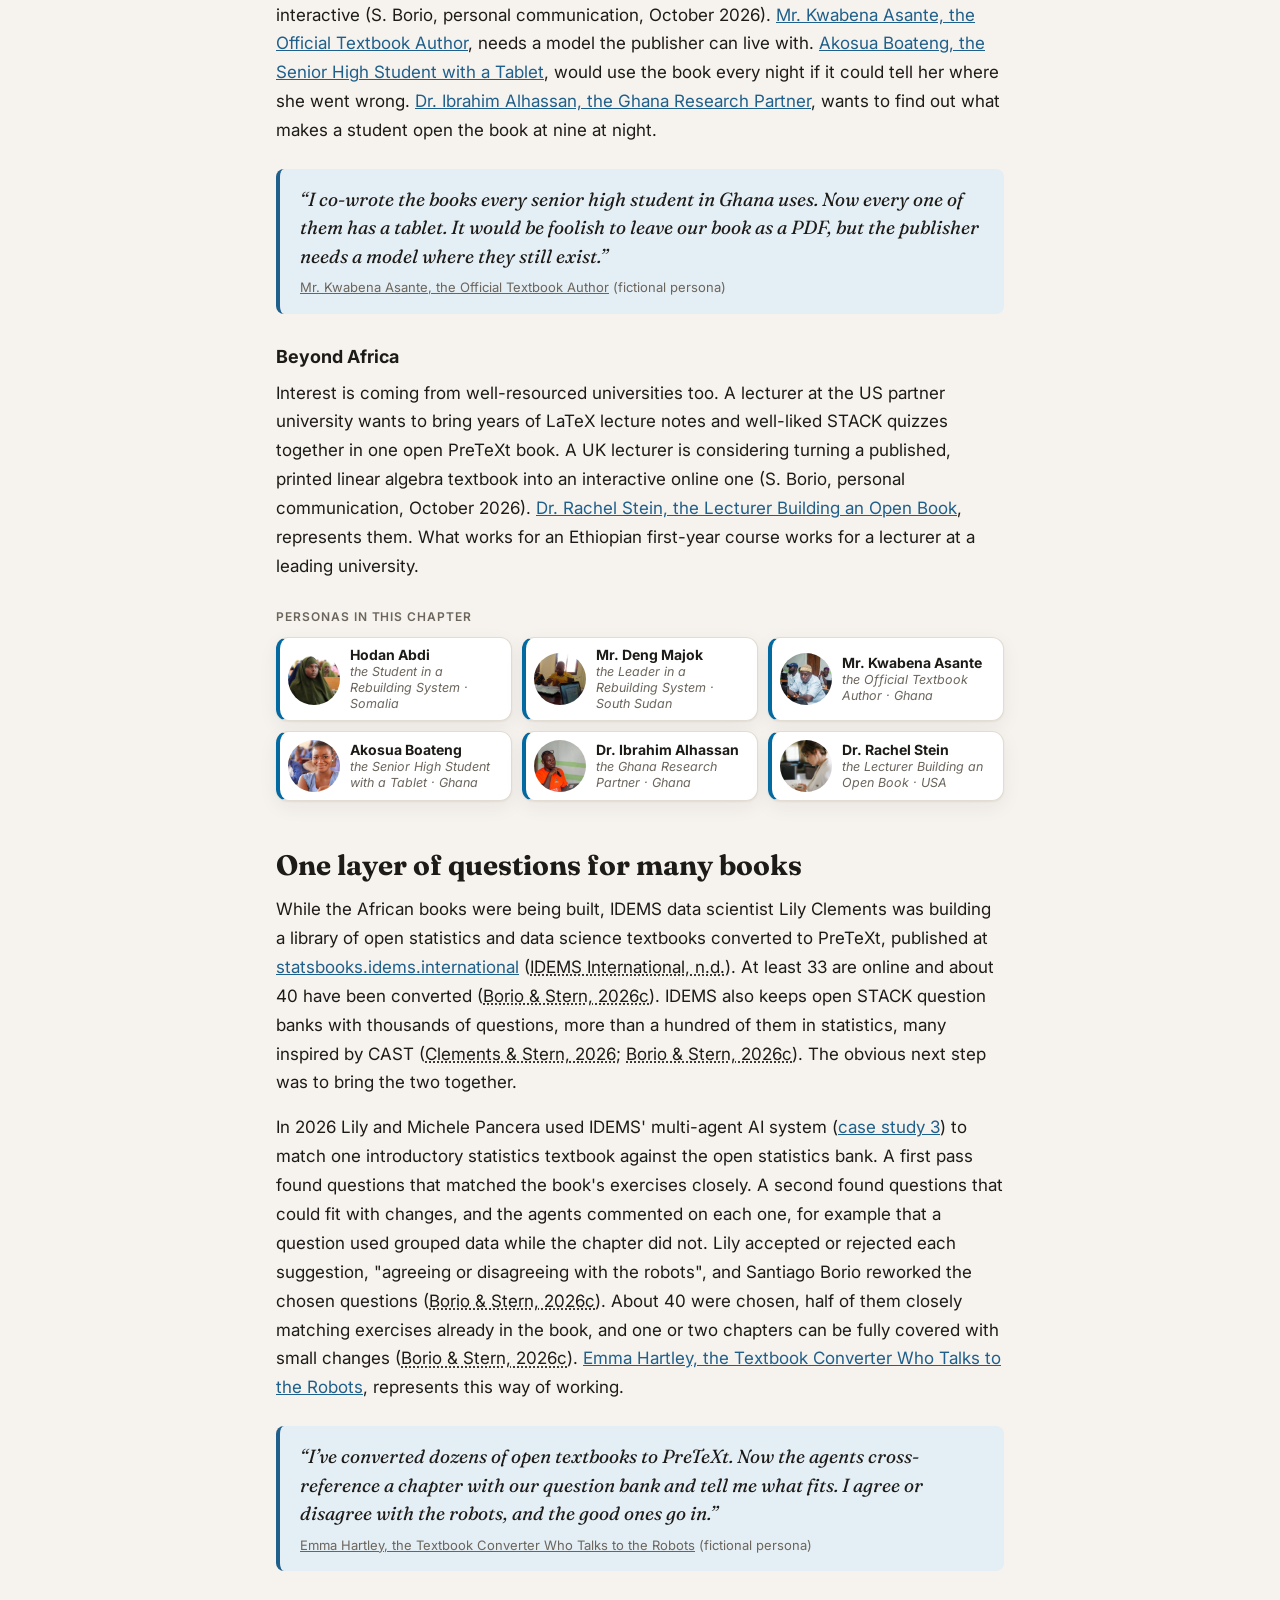
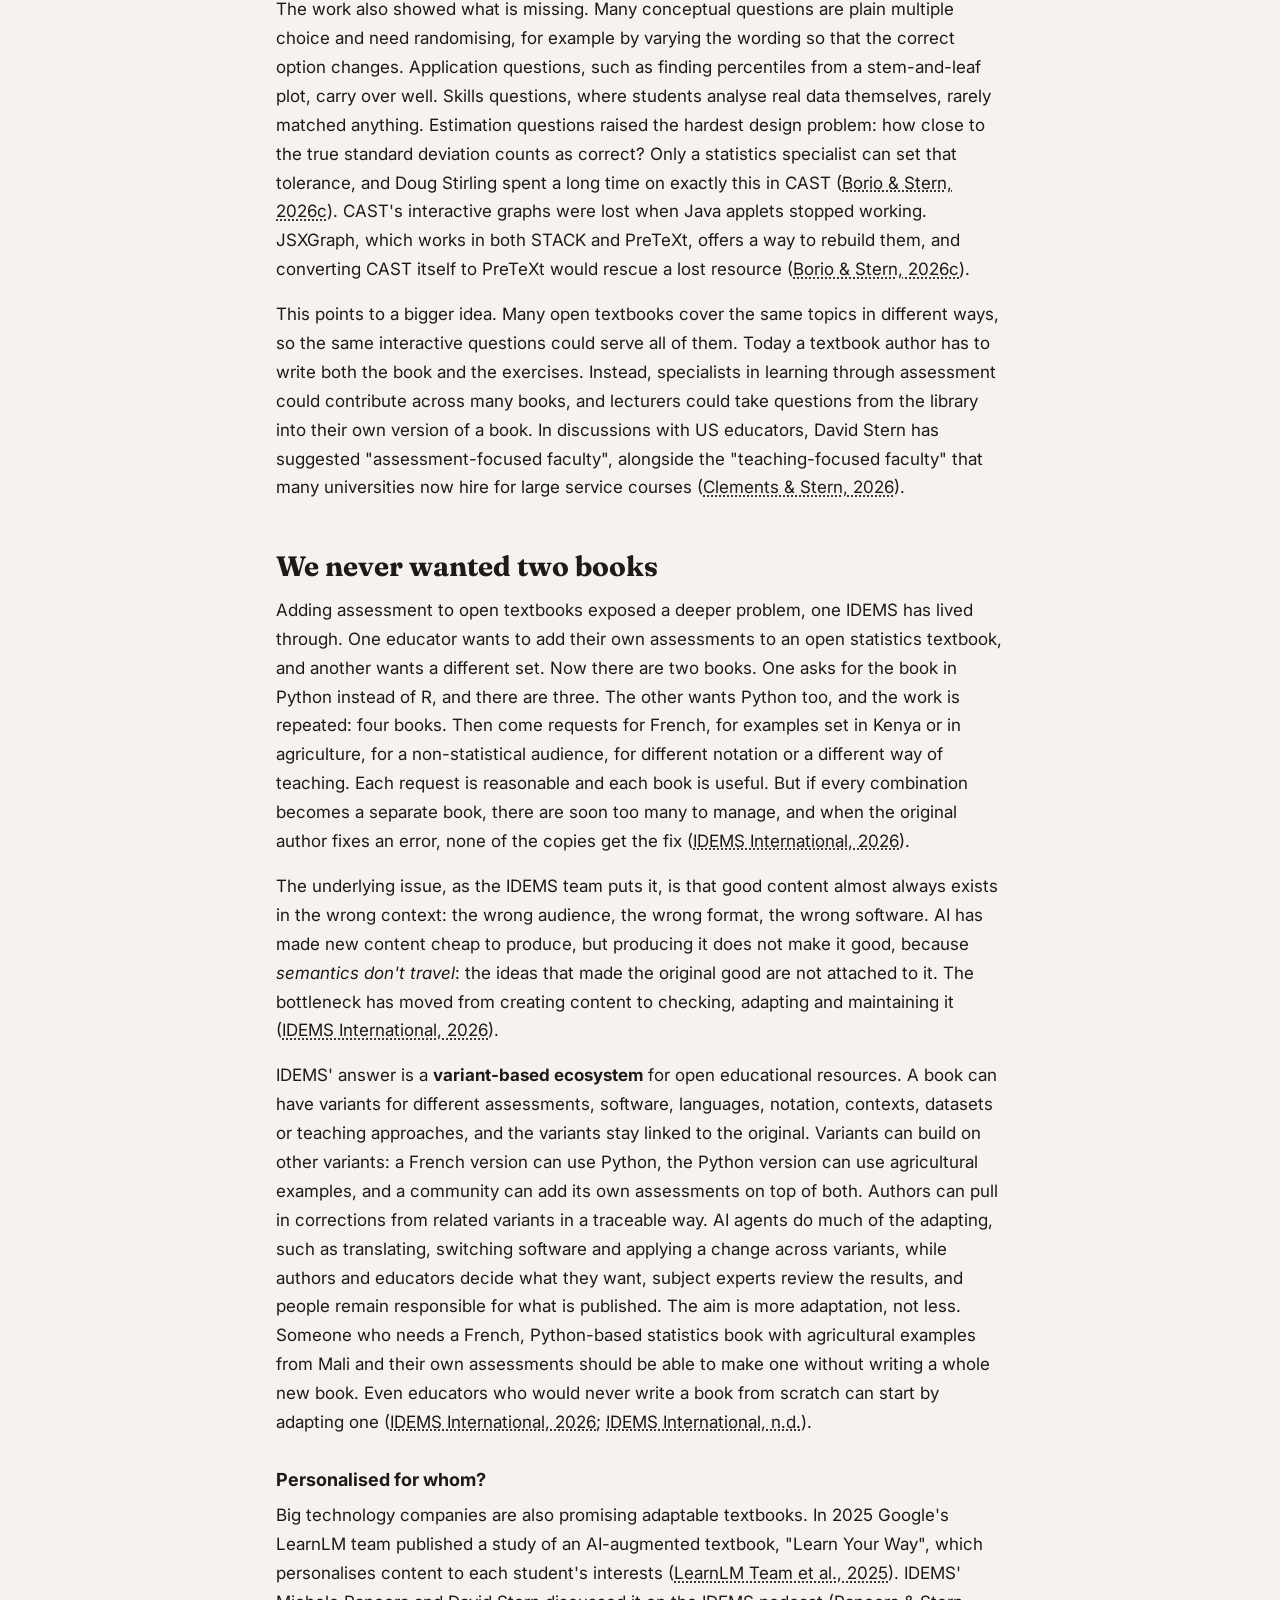
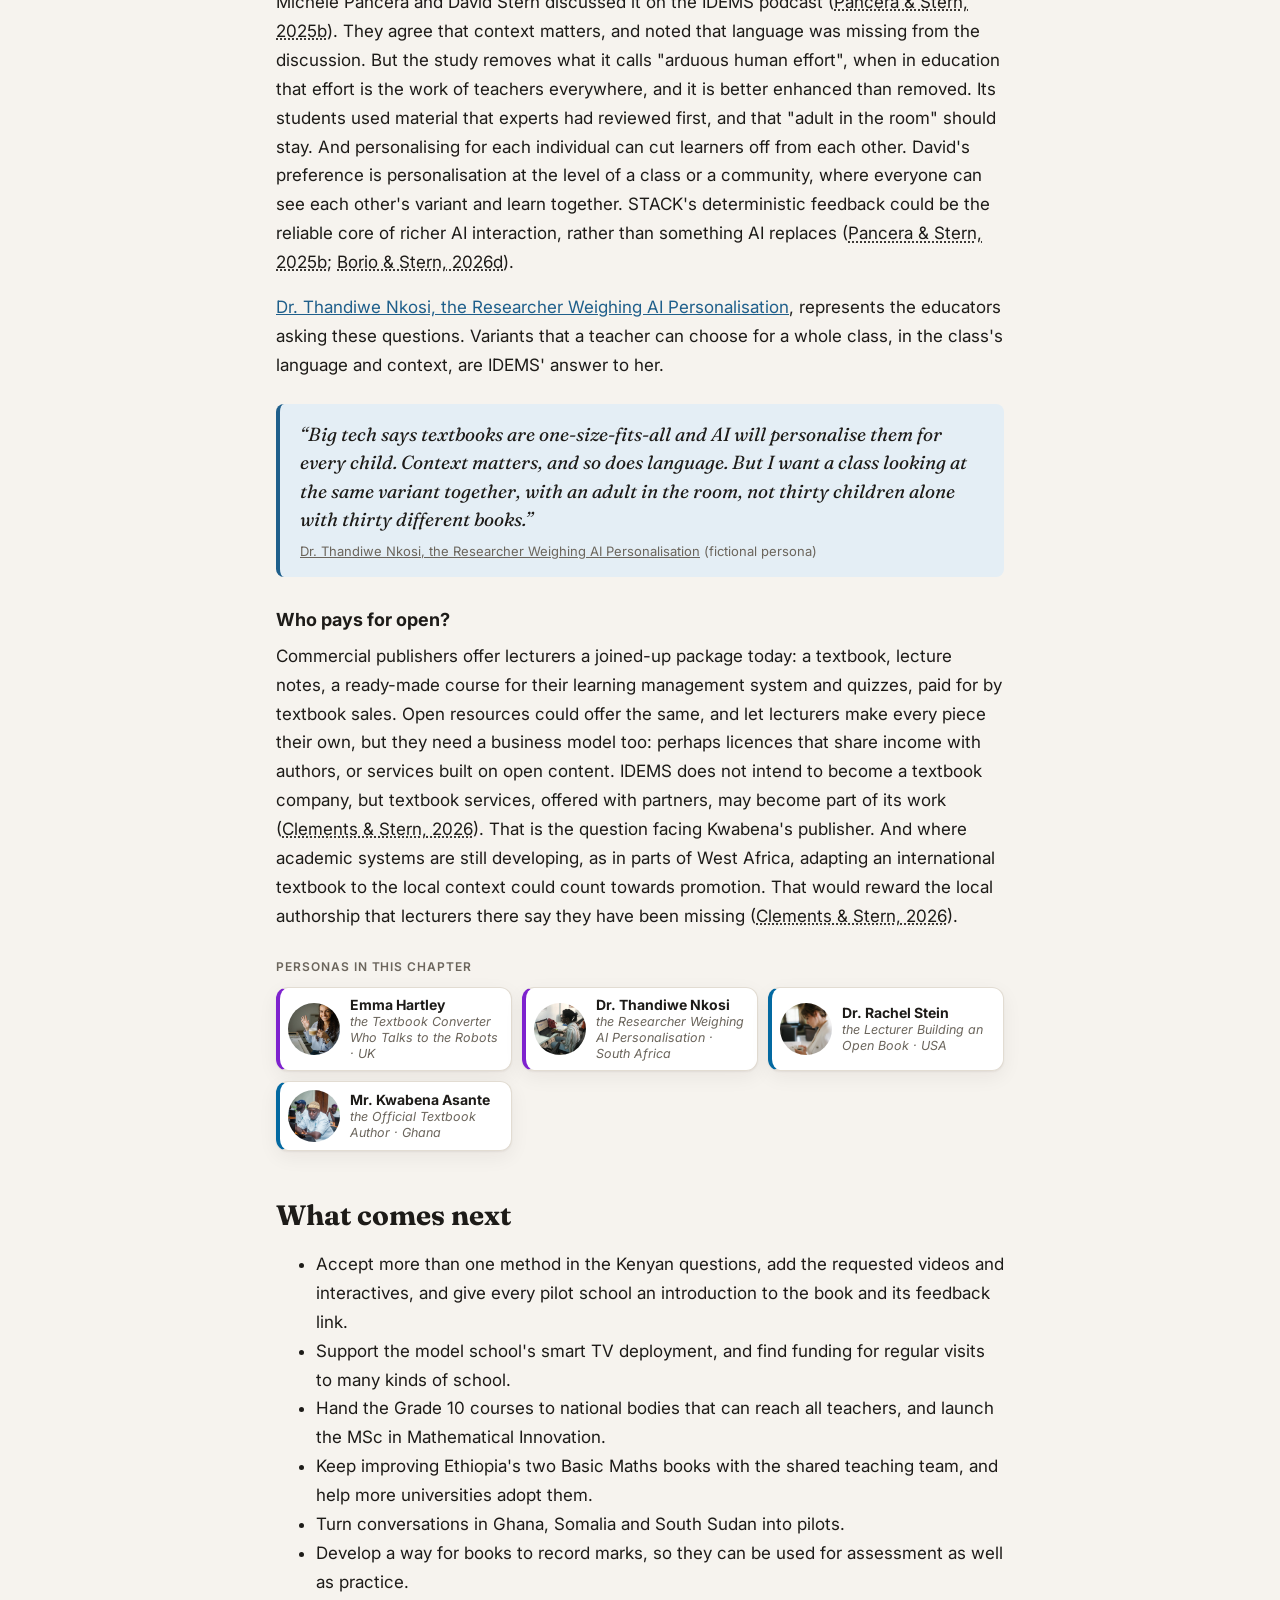
<file: education/textbooks.html>
<!doctype html>
<html lang="en">
<head>
<meta charset="utf-8">
<meta name="viewport" content="width=device-width, initial-scale=1">
<title>STACK and Textbooks</title>
<link rel="preconnect" href="https://fonts.googleapis.com">
<link rel="preconnect" href="https://fonts.gstatic.com" crossorigin>
<link href="https://fonts.googleapis.com/css2?family=Fraunces:opsz,wght@9..144,500;9..144,650&family=Inter:wght@400;500;600;700&display=swap" rel="stylesheet">
<link rel="stylesheet" href="../assets/site.css">
<link rel="stylesheet" href="../assets/feedback-tool/feedback.css">
<link rel="stylesheet" href="../assets/case.css">
</head>
<!-- Content comes from content/*.json and is rendered by assets/site.js. -->
<body data-page="case" data-category="education" data-case="textbooks">
<div id="app"></div>
<script src="../assets/feedback-tool/tool.js"></script>
<script src="../assets/site.js"></script>
</body>
</html>
</file>
<file: assets/site.css>
/* Shared styles: colour tokens, navigation, home and category pages, persona browser and profile dialog.
   Case-study pages also load case.css for article typography. */
:root {
  --bg: #f6f3ee; --surface: #ffffff; --surface-2: #f1ede6; --text: #1d1b18; --muted: #6b655c;
  --line: #e2dcd2; --accent: #1f5f8b; --accent-soft: #e4eef5;
  --shadow: 0 1px 2px rgba(30,25,15,.06), 0 6px 20px rgba(30,25,15,.06);
  /* Categories */
  --c-parenting: #be185d; --c-education: #1f5f8b; --c-climate: #15803d;
  /* Education sets */
  --s-africa: #c2410c; --s-commercial: #334155; --s-textbooks: #0369a1; --s-ai: #7e22ce;
}
@media (prefers-color-scheme: dark) {
  :root:not([data-theme="light"]) {
    --bg: #161513; --surface: #1f1e1b; --surface-2: #2a2824; --text: #eeeae3; --muted: #a39d93;
    --line: #36332e; --accent: #7cb8e0; --accent-soft: #1d2b36; --shadow: 0 1px 2px rgba(0,0,0,.3), 0 6px 20px rgba(0,0,0,.25);
    --c-parenting: #f472b6; --c-education: #7cb8e0; --c-climate: #4ade80;
    --s-africa: #fb923c; --s-commercial: #cbd5e1; --s-textbooks: #38bdf8; --s-ai: #c084fc;
  }
}
:root[data-theme="dark"] {
  --bg: #161513; --surface: #1f1e1b; --surface-2: #2a2824; --text: #eeeae3; --muted: #a39d93;
  --line: #36332e; --accent: #7cb8e0; --accent-soft: #1d2b36; --shadow: 0 1px 2px rgba(0,0,0,.3), 0 6px 20px rgba(0,0,0,.25);
  --c-parenting: #f472b6; --c-education: #7cb8e0; --c-climate: #4ade80;
  --s-africa: #fb923c; --s-commercial: #cbd5e1; --s-textbooks: #38bdf8; --s-ai: #c084fc;
}
* { box-sizing: border-box; }
html { -webkit-text-size-adjust: 100%; }
body { margin: 0; background: var(--bg); color: var(--text); font: 15px/1.55 Inter, system-ui, -apple-system, "Segoe UI", sans-serif; }
a { color: var(--accent); }
.wrap { max-width: 1240px; margin: 0 auto; padding: 0 16px; }

/* Navigation */
.topnav { border-bottom: 1px solid var(--line); background: var(--surface); position: sticky; top: 0; z-index: 6; }
.topnav .in { max-width: 1240px; margin: 0 auto; padding: 8px 16px; display: flex; flex-wrap: wrap; gap: 6px 18px; align-items: center; font-size: 14px; }
.topnav .in.sub { border-top: 1px solid var(--line); padding-top: 6px; padding-bottom: 6px; font-size: 13.5px; }
.topnav a { color: var(--text); text-decoration: none; padding: 4px 0; border-bottom: 2px solid transparent; }
.topnav a[aria-current] { border-bottom-color: var(--accent); font-weight: 600; }
.topnav .brand { font-weight: 700; margin-right: auto; }
.theme-btn { border: 1px solid var(--line); background: var(--surface); color: var(--text); border-radius: 999px; width: 32px; height: 32px; cursor: pointer; font-size: 15px; }

/* Page headers */
header.top { padding: 40px 0 16px; }
.eyebrow { font-size: 12px; letter-spacing: .08em; text-transform: uppercase; color: var(--muted); font-weight: 600; }
h1 { font-family: Fraunces, Georgia, serif; font-weight: 650; font-size: clamp(30px, 5vw, 46px); line-height: 1.1; margin: 6px 0 12px; }
h2.section { font-family: Fraunces, Georgia, serif; font-size: 26px; line-height: 1.2; margin: 36px 0 14px; }
.lede { max-width: 760px; color: var(--muted); font-size: 16px; margin: 0; }
.note { margin: 16px 0 0; max-width: 760px; font-size: 13px; color: var(--muted); border-left: 3px solid var(--accent); padding: 6px 12px; background: var(--surface); }

/* Category and case-study cards */
.cat-list, .case-list { display: grid; grid-template-columns: repeat(auto-fill, minmax(260px, 1fr)); gap: 14px; }
.cat-card, .case-card { display: block; background: var(--surface); border: 1px solid var(--line); border-radius: 14px; padding: 18px 20px; text-decoration: none; color: var(--text); box-shadow: var(--shadow); transition: transform .15s ease; }
.cat-card:hover, .case-card:hover, .cat-card:focus-visible, .case-card:focus-visible { transform: translateY(-2px); }
.cat-card { border-top: 5px solid var(--c); }
.cat-card b { display: block; font-family: Fraunces, Georgia, serif; font-size: 24px; line-height: 1.2; }
.cat-card span { display: block; margin-top: 4px; font-size: 13.5px; color: var(--muted); }
.case-card span { display: block; font-size: 12px; color: var(--muted); text-transform: uppercase; letter-spacing: .06em; font-weight: 600; }
.case-card b { display: block; font-family: Fraunces, Georgia, serif; font-size: 19px; line-height: 1.25; margin: 4px 0 6px; }
.case-card p { margin: 0; font-size: 14px; color: var(--muted); }
.coming-soon { color: var(--muted); font-size: 18px; padding: 24px 0 80px; }

/* Persona browser */
.controls {
  position: sticky; top: 48px; z-index: 5; background: color-mix(in srgb, var(--bg) 92%, transparent);
  backdrop-filter: blur(6px); padding: 10px 0; border-bottom: 1px solid var(--line); margin-bottom: 8px;
  display: flex; flex-wrap: wrap; gap: 8px 12px; align-items: end;
}
.filters { display: flex; flex-wrap: wrap; gap: 8px 12px; align-items: end; }
.filter { display: flex; flex-direction: column; gap: 2px; font-size: 11.5px; font-weight: 600; color: var(--muted); text-transform: uppercase; letter-spacing: .05em; }
.filter select, .search, .reset {
  border: 1px solid var(--line); background: var(--surface); color: var(--text); border-radius: 999px;
  padding: 6px 12px; font: inherit; font-size: 13px; text-transform: none; letter-spacing: 0; font-weight: 400;
}
.filter select { max-width: 220px; }
.reset { cursor: pointer; }
.search { margin-left: auto; min-width: 0; flex: 1 1 180px; max-width: 260px; }
.result-count { font-size: 13px; color: var(--muted); margin: 0 0 12px; }
.grid { display: grid; grid-template-columns: repeat(auto-fill, minmax(270px, 1fr)); gap: 18px; padding-bottom: 40px; }
.card {
  background: var(--surface); border: 1px solid var(--line); border-radius: 14px; overflow: hidden;
  box-shadow: var(--shadow); display: flex; flex-direction: column; cursor: pointer; text-align: left;
  padding: 0; font: inherit; color: inherit; transition: transform .15s ease, box-shadow .15s ease;
}
.card:hover, .card:focus-visible { transform: translateY(-2px); box-shadow: 0 10px 28px rgba(30,25,15,.12); }
.card:focus-visible { outline: 2px solid var(--accent); outline-offset: 2px; }
.card .ph { position: relative; aspect-ratio: 4/3; background: var(--surface-2); overflow: hidden; }
.card img { position: absolute; inset: 0; width: 100%; height: 100%; object-fit: cover; display: block; }
.card .body { padding: 14px 16px 16px; display: flex; flex-direction: column; gap: 6px; flex: 1; border-top: 4px solid var(--c); }
.card .name { font-family: Fraunces, Georgia, serif; font-size: 20px; font-weight: 650; line-height: 1.2; margin: 0; }
.card .tagline { font-style: italic; color: var(--muted); font-size: 14px; margin: 0; }
.card .meta { font-size: 12.5px; color: var(--muted); }
.card blockquote { margin: 6px 0 0; font-size: 13.5px; opacity: .9; display: -webkit-box; -webkit-line-clamp: 4; -webkit-box-orient: vertical; overflow: hidden; }
.empty { color: var(--muted); padding: 40px 0; text-align: center; display: none; }
.tags { display: flex; flex-wrap: wrap; gap: 6px; }
.tag { font-size: 11.5px; font-weight: 600; color: var(--c); border: 1px solid color-mix(in srgb, var(--c) 40%, transparent); border-radius: 999px; padding: 1px 8px; }

/* Persona profile dialog */
dialog#persona-dlg { border: none; padding: 0; width: min(1000px, calc(100vw - 24px)); max-height: calc(100vh - 24px); border-radius: 16px; background: var(--surface); color: var(--text); box-shadow: 0 20px 60px rgba(0,0,0,.35); font-size: 15px; line-height: 1.55; }
dialog#persona-dlg::backdrop { background: rgba(15,12,8,.55); }
.pf { display: grid; grid-template-columns: 320px 1fr; }
.pf-side { background: var(--surface-2); padding: 20px; display: flex; flex-direction: column; gap: 14px; }
.pf-side img { width: 100%; aspect-ratio: 1/1; object-fit: cover; border-radius: 10px; display: block; }
.pf-quote { margin: 0; background: color-mix(in srgb, var(--c) 14%, var(--surface)); border-left: 4px solid var(--c); padding: 14px 16px; border-radius: 8px; font-family: Fraunces, Georgia, serif; font-style: italic; font-size: 16px; line-height: 1.45; }
.pf-main { padding: 22px 26px 26px; overflow: auto; }
.pf-head { display: flex; align-items: flex-start; gap: 12px; margin-bottom: 8px; }
.pf-head h2 { font-family: Fraunces, Georgia, serif; margin: 0; font-size: 28px; line-height: 1.15; }
.pf-tagline { margin: 2px 0 8px; color: var(--muted); font-style: italic; }
.appears { margin: 8px 0 0; font-size: 13px; color: var(--muted); }
.close { margin-left: auto; border: 1px solid var(--line); background: var(--surface); color: var(--text); border-radius: 999px; width: 36px; height: 36px; font-size: 18px; cursor: pointer; flex: none; }
.sections { display: grid; grid-template-columns: 1fr 1fr; gap: 4px 28px; }
.sec.wide { grid-column: 1 / -1; }
.sec h3 { font-size: 12px; letter-spacing: .08em; text-transform: uppercase; margin: 14px 0 6px; color: var(--c); }
.sec ul { margin: 0; padding-left: 18px; }
.sec li { margin: 3px 0; font-size: 14px; }
.grounded { font-size: 12.5px; color: var(--muted); border-top: 1px dashed var(--line); margin: 18px 0 0; padding-top: 10px; }
details.prompt { font-size: 12.5px; color: var(--muted); }
details.prompt summary { cursor: pointer; font-weight: 600; color: var(--text); }
details.prompt p { margin: 8px 0 0; background: var(--surface); border: 1px solid var(--line); border-radius: 8px; padding: 10px; font-family: ui-monospace, Consolas, monospace; font-size: 12px; line-height: 1.5; }
.credit { font-size: 11.5px; color: var(--muted); }
.credit a { color: inherit; }
.pf-nav { display: flex; flex-wrap: wrap; gap: 8px; align-items: center; margin-top: 16px; }
.pf-nav button { border: 1px solid var(--line); background: var(--surface); color: var(--text); border-radius: 999px; padding: 6px 14px; font: inherit; font-size: 13px; cursor: pointer; }
.pf-nav button:disabled { opacity: .4; cursor: default; }
.pf-nav a { margin-left: auto; font-size: 13px; }

/* Footer on home and category pages */
footer.site { border-top: 1px solid var(--line); margin-top: 24px; padding: 28px 0 60px; color: var(--muted); font-size: 13px; }
footer.site h2 { font-family: Fraunces, Georgia, serif; color: var(--text); font-size: 20px; margin: 22px 0 8px; }
footer.site h2:first-child { margin-top: 0; }
footer.site ol { padding-left: 20px; columns: 2 380px; column-gap: 32px; }
footer.site li { margin: 4px 0; break-inside: avoid; }

@media (max-width: 760px) {
  .pf { grid-template-columns: 1fr; }
  .pf-side img { aspect-ratio: 4/3; }
  .sections { grid-template-columns: 1fr; }
  .pf-main { padding: 18px 16px 22px; }
  .search { max-width: none; margin-left: 0; flex-basis: 100%; }
  .controls { position: static; }
}
@media print {
  .topnav { position: static; }
  .controls, .theme-btn { display: none; }
  .card, .cat-card, .case-card { break-inside: avoid; box-shadow: none; }
}

/* ---------- Edit mode (assets/editor.js) ----------
   The bar and dialogs come from the feedback tool (assets/feedback-tool/feedback.css). */
body.editing { padding-bottom: 90px; }
.ed-tools button { font: 600 13px Inter, system-ui, sans-serif; border: 1px solid var(--line); background: var(--surface); color: var(--text); border-radius: 8px; padding: 7px 12px; cursor: pointer; }
.editing .ed { outline: 1px dashed transparent; outline-offset: 3px; border-radius: 4px; transition: outline-color .15s, background .15s; }
.editing .ed:hover { outline-color: var(--line); }
.editing .ed:focus { outline: 2px solid var(--accent); background: var(--accent-soft); }
.editing .ed-changed { background: rgba(250, 204, 21, .22); }
.editing .ed:empty::before { content: "Type here…"; color: var(--muted); }
.chip { display: inline-block; padding: 0 6px; margin: 0 1px; border-radius: 6px; background: var(--surface-2); border: 1px solid var(--line); font-size: .86em; line-height: 1.5; cursor: default; user-select: all; }
.ed-section { position: relative; }
.ed-block { position: relative; border-left: 3px solid transparent; padding-left: 10px; margin-left: -13px; }
.ed-block:hover, .ed-block:focus-within { border-left-color: var(--line); }
.ed-block.ed-new { border-left-color: #16a34a; }
.ed-block.ed-deleted > :not(.ed-tools) { opacity: .35; text-decoration: line-through; pointer-events: none; }
.ed-tools { position: absolute; top: -16px; right: 0; z-index: 5; display: flex; gap: 6px; padding: 3px; border-radius: 10px; background: var(--bg); visibility: hidden; }
.ed-tools button { padding: 3px 9px; font-size: 12px; }
.ed-block:hover > .ed-tools, .ed-block:focus-within > .ed-tools, .ed-deleted > .ed-tools, .ed-section:hover > .ed-tools-sec { visibility: visible; }
.ed-tools-sec { top: 8px; right: 0; }
.ed-footnote { color: var(--muted); font-size: 14px; border-top: 1px solid var(--line); padding-top: 16px; margin-top: 40px; }
.pf-editing [data-pf] { min-width: 1em; }
.pf-edit-note { font-size: 13px; color: var(--accent); margin: 6px 0 0; }
/* Add/remove controls for entries, rows, points and figures; persona row picker */
.ed-itools { display: inline-flex; gap: 3px; margin-left: 6px; vertical-align: middle; opacity: .25; transition: opacity .15s; }
li:hover > .ed-itools, .stat:hover > .ed-itools, tr:hover .ed-itools, th:hover > .ed-itools, .ed-itools:focus-within { opacity: 1; }
.ed-itools button, .ed-addfirst, .ed-px { font: 600 12px Inter, system-ui, sans-serif; line-height: 1; border: 1px solid var(--line); background: var(--surface); color: var(--text); border-radius: 6px; padding: 3px 6px; cursor: pointer; }
.ed-itools button:hover, .ed-px:hover { border-color: var(--accent); color: var(--accent); }
.stat { position: relative; }
.stat > .ed-itools { position: absolute; top: 6px; right: 6px; margin: 0; }
.ed-table td.ed-rowtools, .ed-table th.ed-rowtools { width: 1%; white-space: nowrap; border-bottom-color: transparent; }
.ed-addfirst { margin: 4px 0 8px; }
.ed-pwrap { position: relative; display: block; }
.ed-pwrap .pcard { height: 100%; box-sizing: border-box; }
.ed-px { position: absolute; top: -8px; right: -8px; border-radius: 999px; padding: 3px 7px; box-shadow: var(--shadow); }
.ed-padd { align-self: center; font: 14px Inter, system-ui, sans-serif; padding: 10px; border: 1px dashed var(--line); border-radius: 12px; background: var(--surface); color: var(--muted); }
.fb-items li.ed-sent { color: var(--muted); }

/* ---------- Feedback tool (assets/feedback-tool/): this site's colours, fonts and targets ---------- */
:root {
  --fb-bg: var(--bg); --fb-surface: var(--surface); --fb-text: var(--text); --fb-muted: var(--muted); --fb-line: var(--line);
  --fb-accent: var(--accent); --fb-shadow: var(--shadow);
  --fb-font: Inter, system-ui, sans-serif; --fb-heading-font: Fraunces, Georgia, serif;
}
@media (prefers-color-scheme: dark) { :root:not([data-theme="light"]) { --fb-comment-bg: #2a2414; } }
:root[data-theme="dark"] { --fb-comment-bg: #2a2414; }
/* The parts people can comment on (assets/site-feedback.js) */
.feedback-mode [data-block]:hover, .feedback-mode [data-section]:hover, .feedback-mode [data-doc]:hover,
.feedback-mode [data-pf]:hover, .feedback-mode [data-sf]:hover, .feedback-mode [data-cf]:hover, .feedback-mode [data-cat]:hover { outline: 1px dashed var(--line); outline-offset: 4px; border-radius: 4px; }
.feedback-mode .fb-stack [data-block]:hover { outline: none; }
</file>
<file: assets/feedback-tool/feedback.css>
/* Feedback tool: the 💬 button, the bar, dialogs, comment cards and the view of open feedback.
   Colours and fonts come from the --fb-* settings below. A site sets them on :root to match its own look (dark
   themes included); these defaults have no specificity, so any :root rule wins. Load this file after the site's
   main stylesheet. */
:where(:root) {
  --fb-bg: #f6f8fa; --fb-surface: #ffffff; --fb-text: #1f2328; --fb-muted: #656d76; --fb-line: #d0d7de; --fb-accent: #0969da;
  --fb-shadow: 0 1px 2px rgba(0,0,0,.06), 0 6px 20px rgba(0,0,0,.06);
  --fb-font: system-ui, -apple-system, "Segoe UI", sans-serif; --fb-heading-font: inherit;
  --fb-comment-bg: #fffbeb;          /* the person's own comments */
  --fb-edit-bg: var(--fb-surface);   /* proposed edits */
}

/* ---------- Button, bar and dialogs (also used by a site's editor) ---------- */
.fb-fab { position: fixed; right: 18px; bottom: calc(18px + var(--fb-bottom, 0px)); z-index: 50; background: var(--fb-surface); color: var(--fb-text); border: 1px solid var(--fb-line); border-radius: 999px; padding: 9px 16px; font: 600 14px var(--fb-font); box-shadow: var(--fb-shadow); cursor: pointer; }
.fb-fab:hover { border-color: var(--fb-accent); color: var(--fb-accent); }
.fb-bar { position: fixed; left: 0; right: 0; bottom: var(--fb-bottom, 0px); z-index: 60; background: var(--fb-surface); border-top: 2px solid var(--fb-accent); box-shadow: 0 -4px 20px rgba(0,0,0,.08); }
.fb-bar-in { max-width: 1100px; margin: 0 auto; padding: 10px 16px; display: flex; flex-wrap: wrap; align-items: center; gap: 10px 12px; font: 14px var(--fb-font); }
.fb-bar .fb-count { color: var(--fb-accent); font-weight: 600; }
.fb-bar .fb-hint { color: var(--fb-muted); flex: 1 1 200px; font-size: 13px; }
.fb-bar button, .fb-dialog button { font: 600 13px var(--fb-font); border: 1px solid var(--fb-line); background: var(--fb-surface); color: var(--fb-text); border-radius: 8px; padding: 7px 12px; cursor: pointer; }
.fb-bar button.primary, .fb-dialog button.primary { background: var(--fb-accent); border-color: var(--fb-accent); color: var(--fb-bg); }
.fb-bar button:disabled { opacity: .5; cursor: default; }
dialog.fb-dialog { border: none; border-radius: 14px; padding: 24px 26px; max-width: 620px; width: calc(100% - 32px); background: var(--fb-surface); color: var(--fb-text); box-shadow: 0 20px 60px rgba(0,0,0,.25); font: 15px/1.5 var(--fb-font); }
dialog.fb-dialog::backdrop { background: rgba(20, 18, 15, .45); }
.fb-dialog h2 { font-family: var(--fb-heading-font); margin: 0 0 12px; }
.fb-items { list-style: none; padding: 0; margin: 0 0 16px; max-height: 40vh; overflow: auto; border: 1px solid var(--fb-line); border-radius: 10px; }
.fb-items li { display: flex; gap: 12px; align-items: center; justify-content: space-between; padding: 8px 12px; border-bottom: 1px solid var(--fb-line); }
.fb-items li:last-child { border-bottom: none; }
.fb-field { display: block; font-weight: 600; margin-bottom: 12px; }
.fb-field span { font-weight: 400; color: var(--fb-muted); }
.fb-dialog textarea { display: block; width: 100%; box-sizing: border-box; margin-top: 6px; font: inherit; padding: 8px 10px; border: 1px solid var(--fb-line); border-radius: 8px; background: var(--fb-bg); color: var(--fb-text); }
.fb-explain { color: var(--fb-muted); font-size: 14px; }
.fb-buttons { display: flex; justify-content: flex-end; gap: 10px; margin-top: 16px; }
@media print { .fb-fab, .fb-bar { display: none; } }
.fb-bar .fb-who { color: var(--fb-muted); }
.fb-link { background: none !important; border: none !important; padding: 0 !important; color: var(--fb-accent) !important; text-decoration: underline; cursor: pointer; font: inherit !important; }
.fb-gate input { display: block; width: 100%; box-sizing: border-box; margin-top: 6px; font: inherit; padding: 9px 11px; border: 1px solid var(--fb-line); border-radius: 8px; background: var(--fb-bg); color: var(--fb-text); }
.fb-gate-msg { color: #b45309; font-size: 14px; }
.fb-gate a { color: var(--fb-accent); }
.fb-buttons-wrap { flex-wrap: wrap; }

/* ---------- Feedback mode ---------- */
body.feedback-mode { padding-bottom: calc(max(90px, var(--fb-bar, 0px) + 30px) + var(--fb-bottom, 0px)); }
.fb-float { position: fixed; z-index: 70; font: 600 12.5px var(--fb-font); border: 1px solid var(--fb-accent); background: var(--fb-surface); color: var(--fb-accent); border-radius: 999px; padding: 5px 11px; box-shadow: var(--fb-shadow); cursor: pointer; }
.fb-float:hover { background: var(--fb-accent); color: var(--fb-bg); }
.fb-float-sel { background: var(--fb-accent); color: var(--fb-bg); }
.fb-stack { margin: 6px 0 18px; display: grid; gap: 8px; font: 14.5px/1.5 var(--fb-font); font-style: normal; }
.fb-card { background: var(--fb-comment-bg); border: 1px solid #f59e0b55; border-left: 4px solid #f59e0b; border-radius: 10px; padding: 10px 14px; color: var(--fb-text); }
.fb-card.fb-other { background: var(--fb-surface); border-color: var(--fb-line); border-left-color: var(--fb-accent); }
.fb-head { font-size: 12.5px; font-weight: 600; color: var(--fb-muted); margin-bottom: 4px; }
.fb-head a { color: var(--fb-accent); }
.fb-state { font-weight: 400; }
.fb-quote { margin: 4px 0 6px; padding: 2px 10px; border-left: 3px solid #f59e0b; color: var(--fb-muted); font-style: italic; }
.fb-text { margin: 0; white-space: pre-wrap; }
.fb-card textarea { display: block; width: 100%; box-sizing: border-box; font: inherit; padding: 8px 10px; border: 1px solid var(--fb-line); border-radius: 8px; background: var(--fb-bg); color: var(--fb-text); margin: 4px 0 8px; }
.fb-actions { display: flex; gap: 8px; justify-content: flex-end; margin-top: 6px; }
.fb-actions button { font: 600 12.5px var(--fb-font); border: 1px solid var(--fb-line); background: var(--fb-surface); color: var(--fb-text); border-radius: 8px; padding: 5px 11px; cursor: pointer; }
.fb-actions button.primary { background: var(--fb-accent); border-color: var(--fb-accent); color: var(--fb-bg); }
::highlight(fb) { background-color: rgba(245, 158, 11, .35); }
.fb-bar .fb-thread a, .fb-bar .fb-thread { color: var(--fb-muted); }
.fb-choice { border: 1px solid var(--fb-line); border-radius: 12px; padding: 12px 16px; margin: 0 0 12px; }
.fb-choice h3 { margin: 0 0 6px; font-size: 16px; }
.fb-markers { position: absolute; top: 0; left: 0; width: 0; height: 0; z-index: 45; }
/* One marker per row of parts: a 40px button (easy to tap) around a 28px circle; a marker for several parts opens a
   short list of them (fb-chooser). Where there's no free space beside a part, the tool gives the
   page or dialog a right margin to hold the markers (fb-markers-room); border-box, so a page set to width: 100% doesn't
   grow sideways. */
.fb-marker { position: absolute; box-sizing: border-box; width: 40px; height: 40px; padding: 6px; border: 0; background: none; cursor: pointer; -webkit-tap-highlight-color: transparent; }
.fb-marker span { display: block; box-sizing: border-box; width: 28px; height: 28px; border: 1px solid var(--fb-line); border-radius: 999px; background: var(--fb-surface); box-shadow: var(--fb-shadow); font-size: 14px; line-height: 26px; text-align: center; }
.fb-marker:hover span { border-color: var(--fb-accent); }
.fb-marker:focus-visible { outline: none; }
.fb-marker:focus-visible span { border-color: var(--fb-accent); outline: 2px solid var(--fb-accent); outline-offset: 1px; }
.fb-chooser { position: absolute; z-index: 46; display: grid; overflow: auto; min-width: 180px; max-width: min(320px, calc(100vw - 16px)); padding: 6px; border: 1px solid var(--fb-line); border-radius: 12px; background: var(--fb-surface); box-shadow: var(--fb-shadow); font: 14px/1.35 var(--fb-font); }
.fb-chooser-head { padding: 4px 8px 6px; font-size: 12.5px; font-weight: 600; color: var(--fb-muted); }
.fb-chooser button { display: block; width: 100%; min-height: 40px; padding: 8px; border: 0; border-radius: 8px; background: none; color: var(--fb-text); font: inherit; text-align: left; cursor: pointer; }
.fb-chooser button:hover, .fb-chooser button:focus-visible { background: var(--fb-bg); outline: none; }
body.fb-markers-room { box-sizing: border-box; padding-right: 40px !important; }
dialog.fb-markers-room { box-sizing: border-box; padding-right: 40px !important; }
.fb-linkbox { display: flex; gap: 8px; }
.fb-linkbox input { flex: 1; font: 13px ui-monospace, monospace; padding: 7px 9px; border: 1px solid var(--fb-line); border-radius: 8px; background: var(--fb-bg); color: var(--fb-text); }

/* ---------- Open feedback and proposed edits ---------- */
.fb-pick-tools { display: flex; gap: 8px; margin: 0 0 10px; flex-wrap: wrap; }
.fb-pick-tools input { flex: 1; min-width: 160px; font: inherit; padding: 7px 10px; border: 1px solid var(--fb-line); border-radius: 8px; background: var(--fb-bg); color: var(--fb-text); }
.fb-pick-list li { padding: 0; }
.fb-pick-list label { display: flex; gap: 10px; align-items: flex-start; padding: 8px 12px; cursor: pointer; width: 100%; }
.fb-pick-list input { margin-top: 4px; }
.fb-pick-list small { color: var(--fb-muted); }
.fb-tag { display: inline-block; font-size: 11.5px; font-weight: 600; border-radius: 999px; padding: 1px 8px; margin-right: 2px; background: #fef3c7; color: #92400e; }
.fb-tag-edit { background: #dbeafe; color: #1e40af; }
.fb-card.fb-edit { background: var(--fb-edit-bg); border-color: #3b82f655; border-left-color: #3b82f6; }
.fb-label { margin: 0 0 2px; font-size: 12.5px; color: var(--fb-muted); }
.fb-new { background: #3b82f614; border-radius: 6px; padding: 4px 8px; }
.fb-was { margin-top: 6px; font-size: 13.5px; color: var(--fb-muted); }
.fb-was summary { cursor: pointer; }

/* ---------- Topics (the topics option): what each comment is about, and review grouped by where each goes ---------- */
.fb-about { display: inline-flex; gap: 2px; border: 1px solid var(--fb-line); border-radius: 8px; padding: 2px; margin-right: auto; }
.fb-actions .fb-about button { font-size: 12.5px; padding: 3px 10px; border: none; border-radius: 6px; background: none; color: var(--fb-muted); cursor: pointer; }
.fb-actions .fb-about button[aria-checked="true"] { background: var(--fb-bg); color: var(--fb-text); font-weight: 600; box-shadow: 0 0 0 1px var(--fb-line); }
.fb-tag-about { background: #ede9fe; color: #5b21b6; font-weight: 500; }
.fb-dialog h3.fb-group { font-size: 15px; margin: 14px 0 6px; }
.fb-dialog h3.fb-group small { font-weight: 400; color: var(--fb-muted); }
@media print { .fb-float, .fb-stack, .fb-markers { display: none; } }
</file>
<file: assets/case.css>
/* Article styles for case-study pages. Load after site.css, which holds the colour tokens, navigation and persona dialog. */
body { font-size: 17px; line-height: 1.7; }
.wrap { max-width: 760px; margin: 0 auto; padding: 0 16px; }
.hero { padding: 48px 0 24px; }
.eyebrow { font-size: 12px; letter-spacing: .08em; text-transform: uppercase; color: var(--muted); font-weight: 600; }
h1 { font-family: Fraunces, Georgia, serif; font-weight: 650; font-size: clamp(30px, 5vw, 46px); line-height: 1.12; margin: 8px 0 16px; }
.standfirst { font-size: 20px; line-height: 1.55; color: var(--muted); margin: 0; }
h2 { font-family: Fraunces, Georgia, serif; font-size: 28px; line-height: 1.2; margin: 48px 0 12px; }
h3 { font-size: 18px; margin: 28px 0 6px; }
p { margin: 0 0 16px; }
.note { font-size: 14px; color: var(--muted); border-left: 3px solid var(--accent); background: var(--surface); padding: 8px 14px; margin: 20px 0 0; }
.stats { display: grid; grid-template-columns: repeat(auto-fit, minmax(150px, 1fr)); gap: 12px; margin: 28px 0; }
.stat { background: var(--surface); border: 1px solid var(--line); border-radius: 12px; padding: 14px 16px; }
.stat b { display: block; font-family: Fraunces, Georgia, serif; font-size: 30px; line-height: 1.1; color: var(--accent); }
.stat span { font-size: 13px; color: var(--muted); line-height: 1.4; display: block; margin-top: 4px; }
.timeline { list-style: none; padding: 0; margin: 20px 0 28px; border-left: 2px solid var(--line); }
.timeline li { position: relative; padding: 0 0 14px 22px; font-size: 15px; line-height: 1.55; }
.timeline li::before { content: ""; position: absolute; left: -7px; top: 7px; width: 12px; height: 12px; border-radius: 50%; background: var(--accent); border: 2px solid var(--bg); }
.timeline b { display: inline-block; min-width: 78px; }
.personas { display: grid; grid-template-columns: repeat(auto-fill, minmax(210px, 1fr)); gap: 10px; margin: 18px 0 26px; }
.pcard { display: flex; gap: 10px; align-items: center; background: var(--surface); border: 1px solid var(--line); border-radius: 12px; padding: 8px; text-decoration: none; color: var(--text); box-shadow: var(--shadow); transition: transform .12s ease; }
.pcard:hover, .pcard:focus-visible { transform: translateY(-2px); }
.pcard img { width: 52px; height: 52px; border-radius: 50%; object-fit: cover; flex: none; }
.pcard b { display: block; font-size: 14px; line-height: 1.25; }
.pcard i { display: block; font-size: 12.5px; color: var(--muted); line-height: 1.3; }
.personas-label { font-size: 12px; letter-spacing: .08em; text-transform: uppercase; color: var(--muted); font-weight: 600; margin: 26px 0 -8px; }
blockquote.voice { margin: 24px 0; padding: 16px 20px; background: var(--accent-soft); border-left: 4px solid var(--accent); border-radius: 8px; font-family: Fraunces, Georgia, serif; font-style: italic; font-size: 19px; line-height: 1.5; }
blockquote.voice cite { display: block; margin-top: 8px; font-family: Inter, system-ui, sans-serif; font-style: normal; font-size: 13px; color: var(--muted); }
blockquote.voice cite a { color: inherit; }
.box { background: var(--surface); border: 1px solid var(--line); border-radius: 12px; padding: 18px 20px; margin: 24px 0; }
.box h3 { margin-top: 0; }
.box ul, .lessons { margin: 0; padding-left: 20px; }
.box li, .lessons li { margin: 6px 0; }
table { width: 100%; border-collapse: collapse; font-size: 15px; margin: 16px 0 24px; }
th, td { text-align: left; padding: 8px 10px; border-bottom: 1px solid var(--line); vertical-align: top; }
th { font-size: 13px; color: var(--muted); text-transform: uppercase; letter-spacing: .05em; }
.tablewrap { overflow-x: auto; }
.next { display: grid; grid-template-columns: repeat(auto-fit, minmax(220px, 1fr)); gap: 12px; margin: 40px 0; }
.next a { display: block; background: var(--surface); border: 1px solid var(--line); border-radius: 12px; padding: 14px 16px; text-decoration: none; color: var(--text); }
.next a span { display: block; font-size: 12px; color: var(--muted); text-transform: uppercase; letter-spacing: .06em; }
.next a b { font-family: Fraunces, Georgia, serif; font-size: 18px; }
footer { border-top: 1px solid var(--line); margin-top: 48px; padding: 24px 0 60px; font-size: 14px; color: var(--muted); }
footer ul { padding-left: 18px; }
.pcard { border-left: 4px solid var(--c, var(--line)); cursor: pointer; }
@media print { .pcard { box-shadow: none; } }

/* Closing socio-technical section: the Social, the Technical and the Innovation */
:root { --sti-social: #b45309; --sti-technical: #0f766e; --sti-innovation: #6d28d9; }
@media (prefers-color-scheme: dark) { :root:not([data-theme="light"]) { --sti-social: #fbbf24; --sti-technical: #2dd4bf; --sti-innovation: #a78bfa; } }
:root[data-theme="dark"] { --sti-social: #fbbf24; --sti-technical: #2dd4bf; --sti-innovation: #a78bfa; }
.sti-intro { color: var(--muted); }
.sti { display: grid; gap: 14px; margin: 20px 0 32px; }
.sti section { background: var(--surface); border: 1px solid var(--line); border-top: 4px solid var(--c); border-radius: 12px; padding: 16px 20px 10px; }
.sti section.social { --c: var(--sti-social); }
.sti section.technical { --c: var(--sti-technical); }
.sti section.innovation { --c: var(--sti-innovation); }
.sti h3 { margin: 0 0 6px; color: var(--c); font-family: Fraunces, Georgia, serif; font-size: 22px; }
.sti ul { padding-left: 20px; margin: 8px 0 10px; }
.sti li { margin: 6px 0; }

/* In-text citations and APA reference list */
a.cref { color: inherit; text-decoration: underline dotted; text-underline-offset: 2px; }
a.cref:hover { color: var(--accent); }
.refs-title { font-size: 22px; margin: 0 0 10px; }
ul.refs { list-style: none; padding: 0; margin: 0 0 16px; }
ul.refs li { padding-left: 2em; text-indent: -2em; margin: 0 0 8px; overflow-wrap: anywhere; }
ul.refs li:target { background: var(--accent-soft); }
</file>
